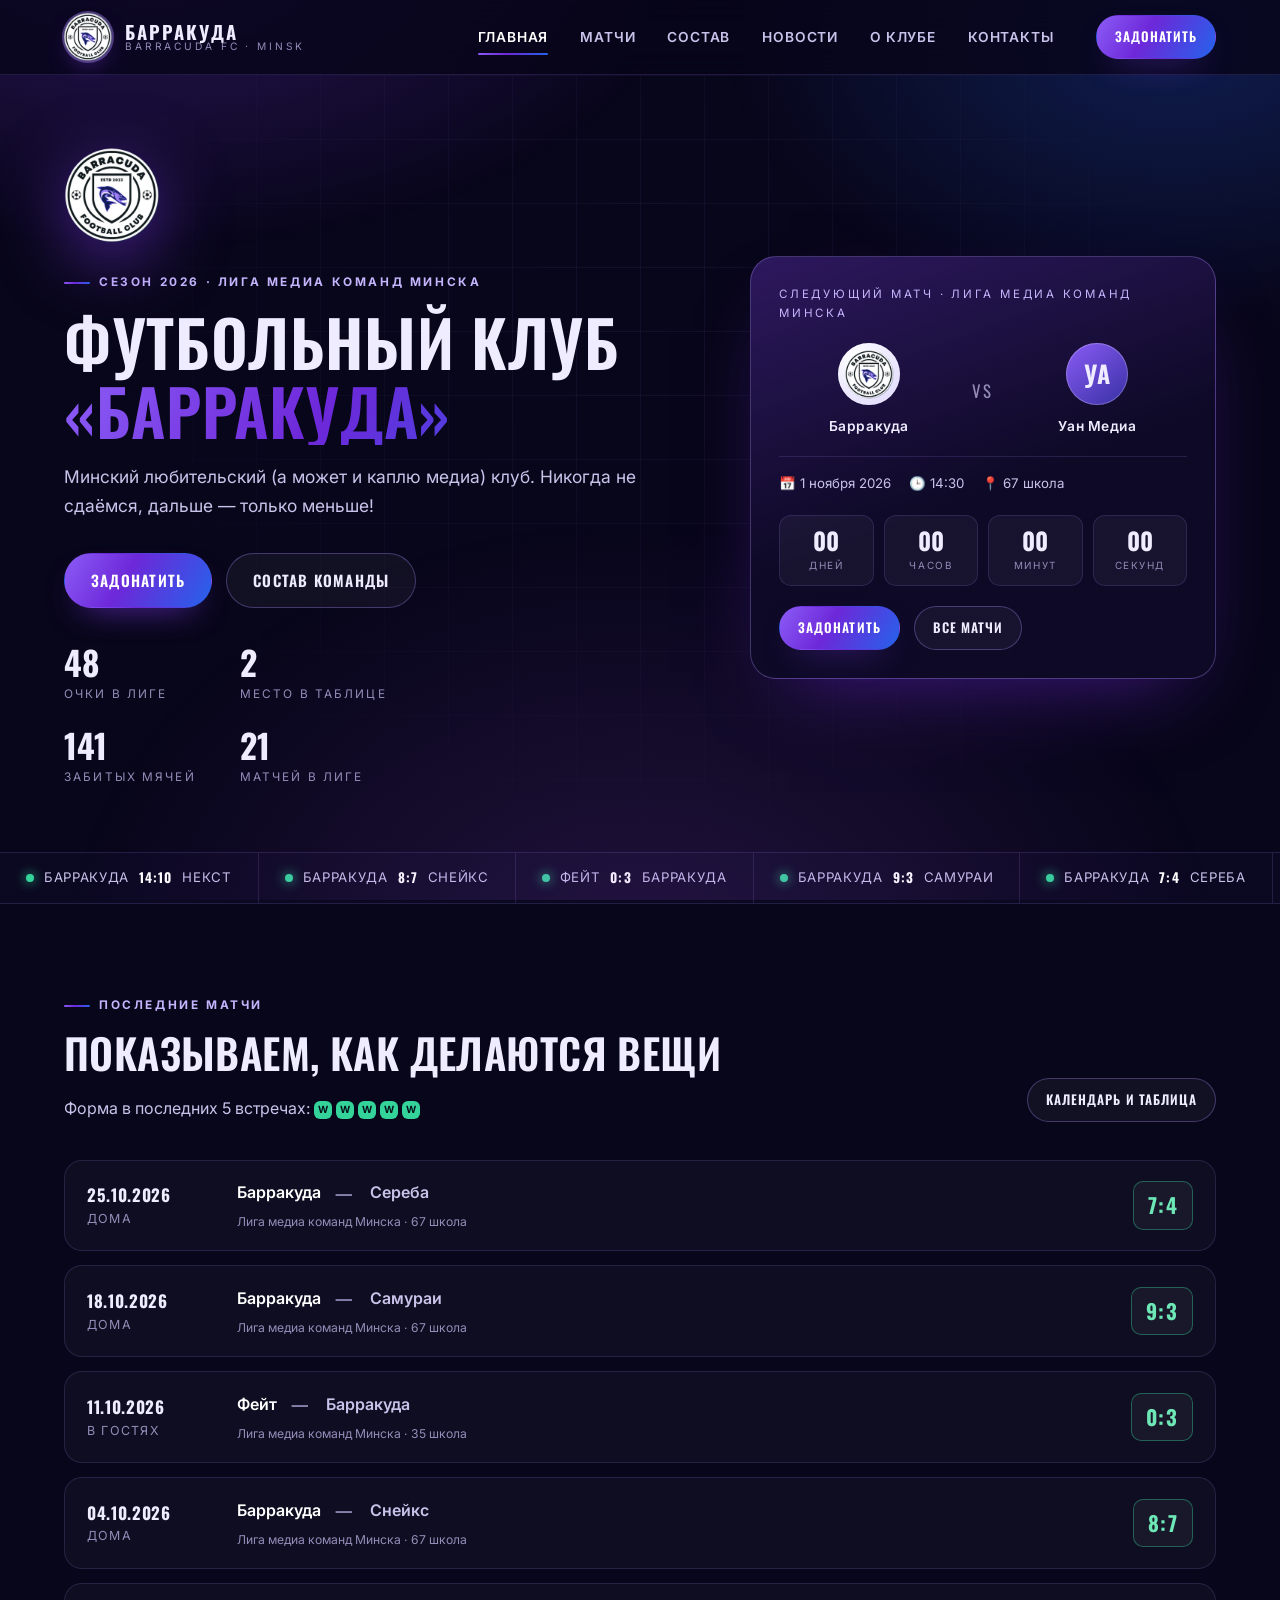
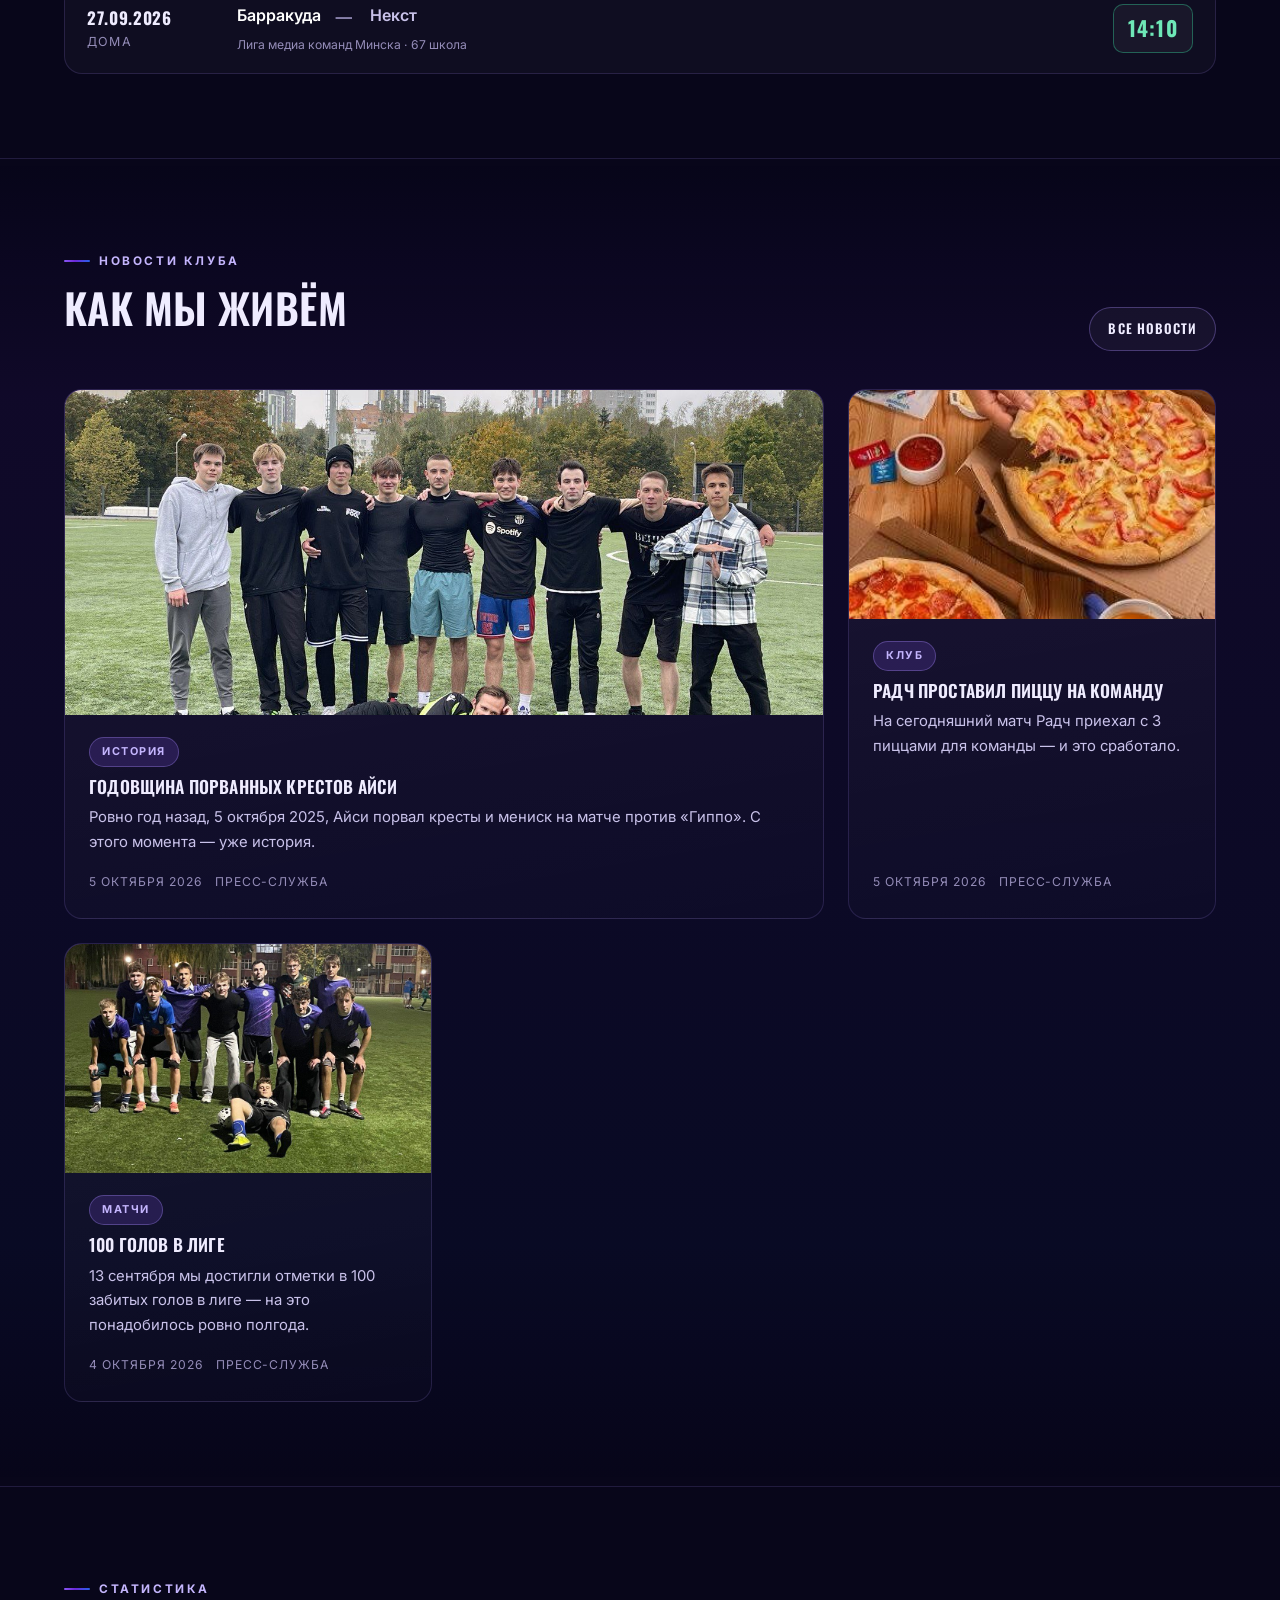
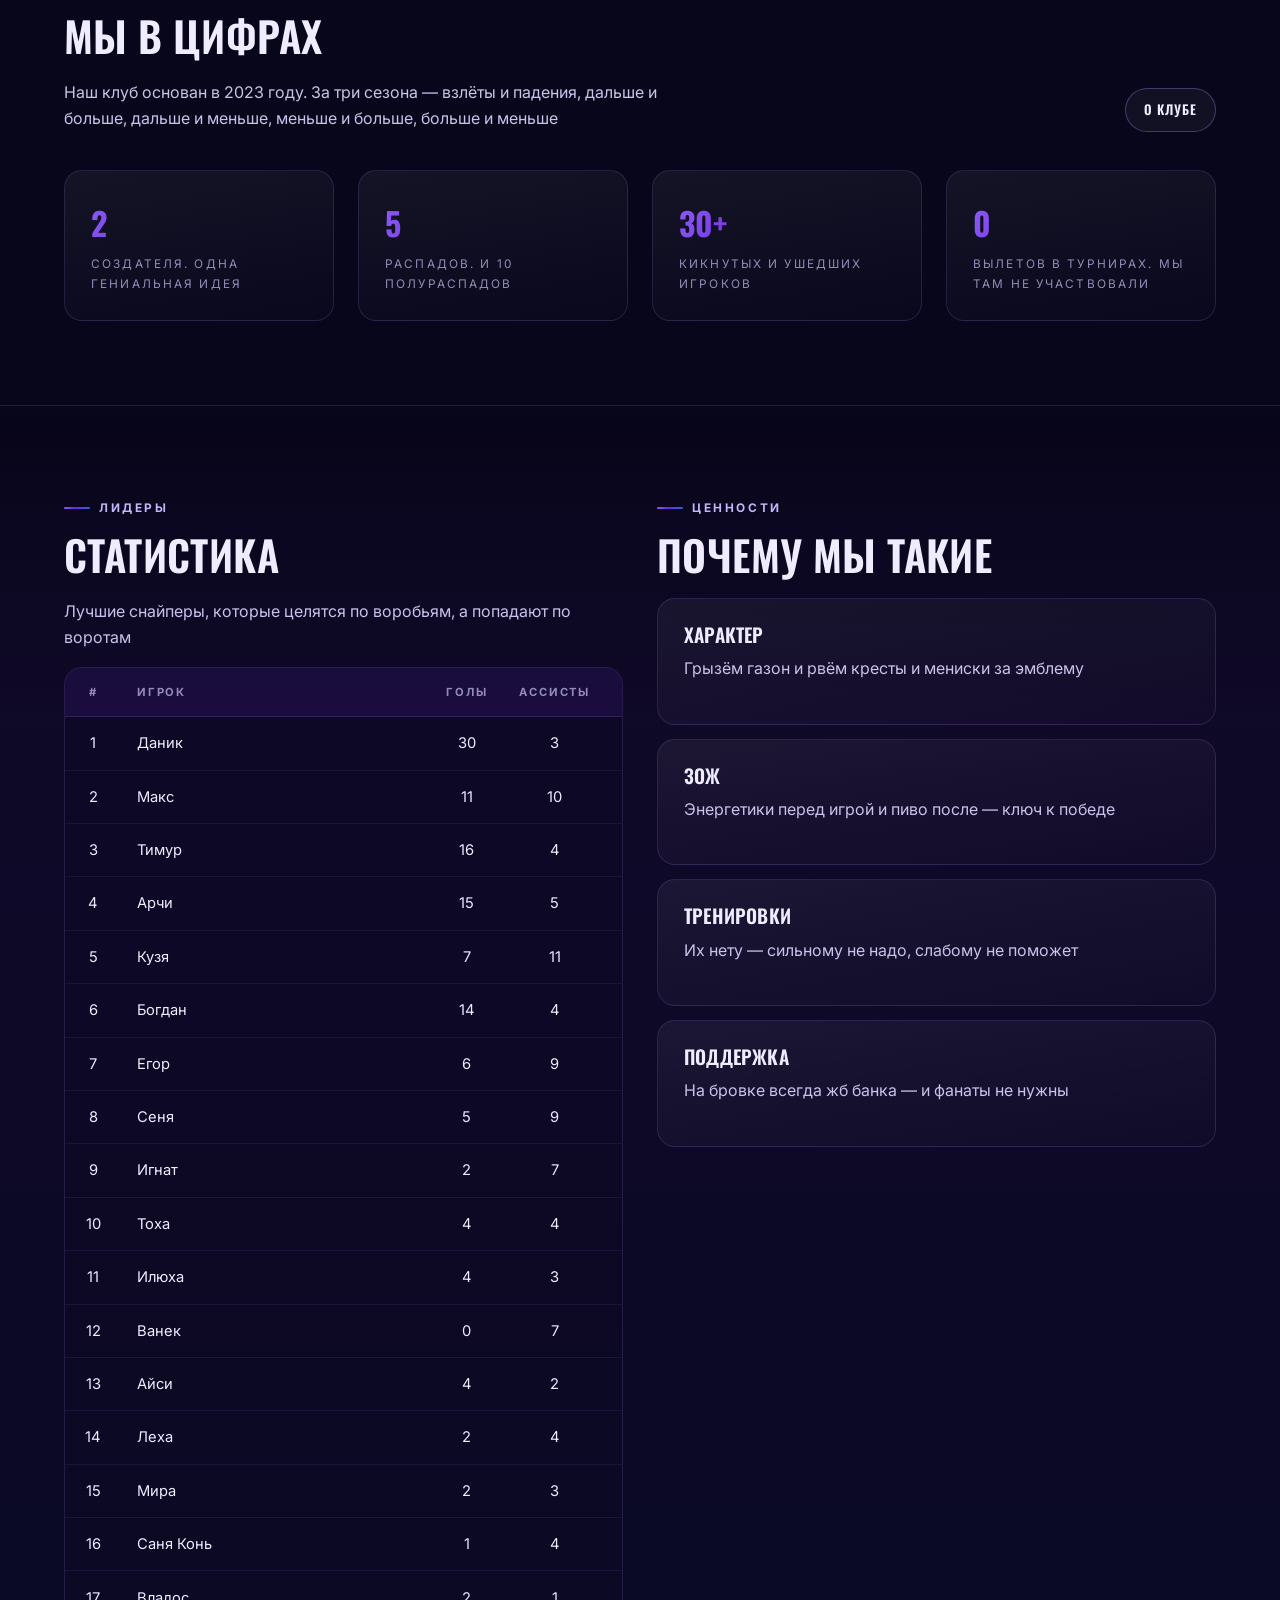
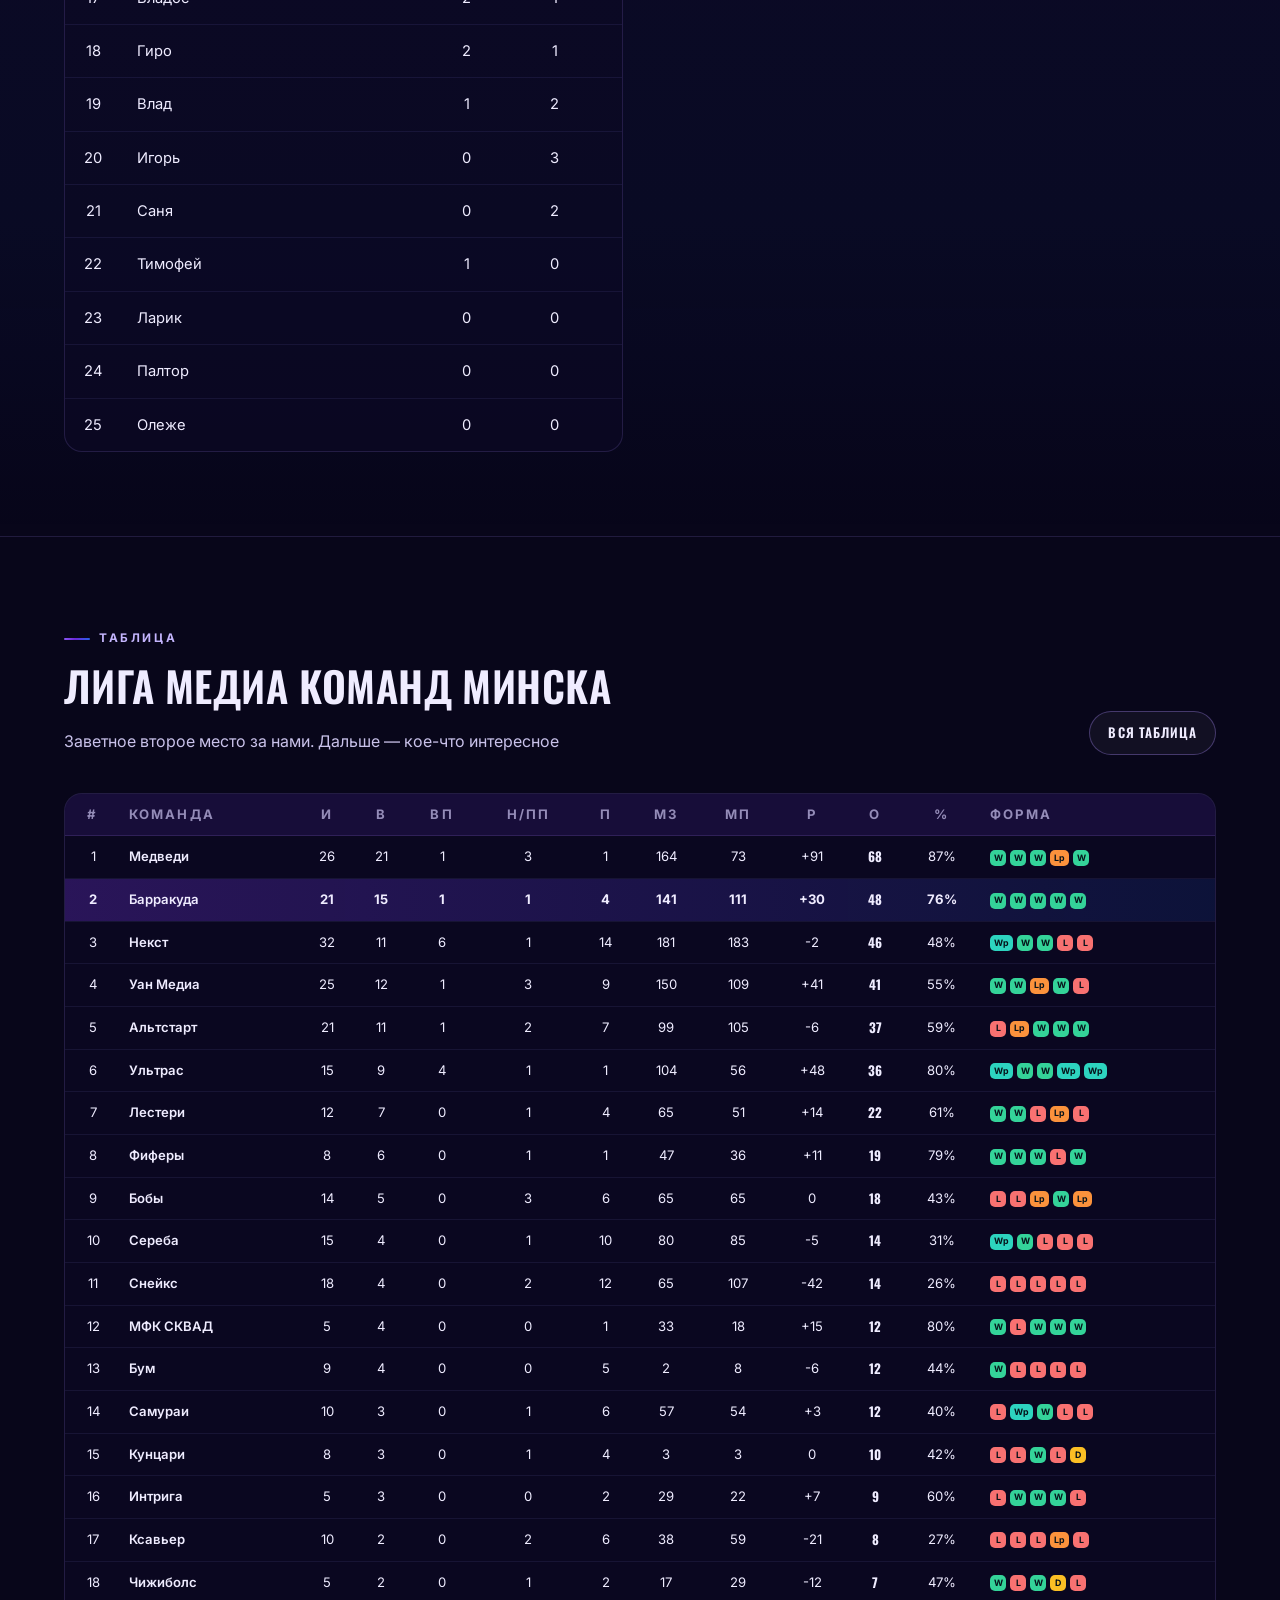
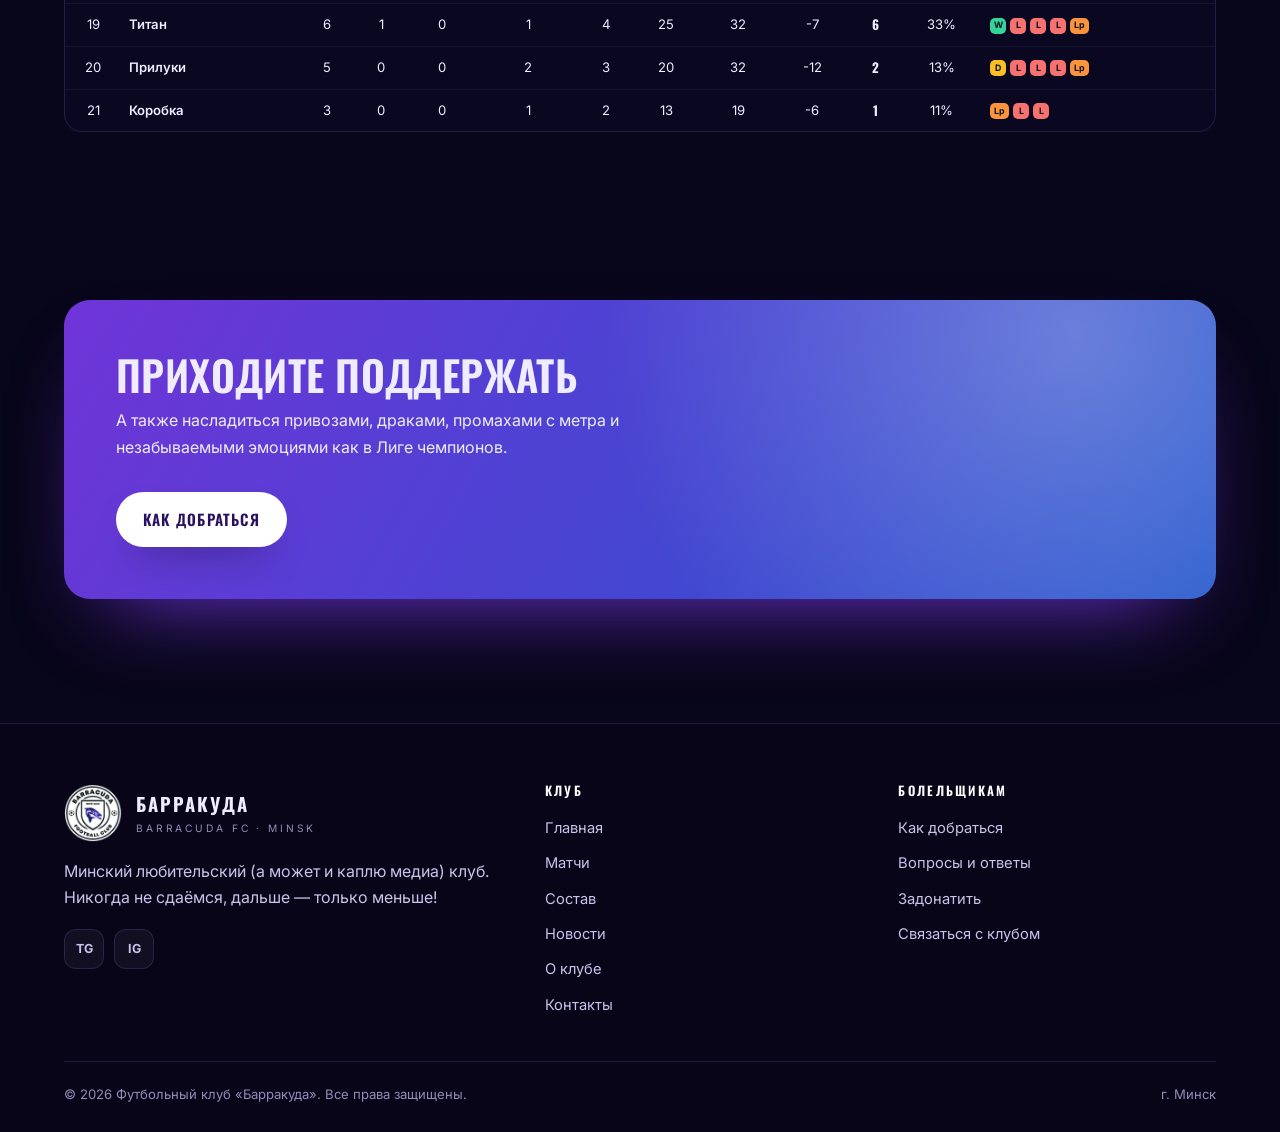
<file: barracuda-fc/index.html>
<!DOCTYPE html>
<html lang="ru">
<head>
<meta charset="utf-8">
<script>document.documentElement.classList.add("js");</script>
<meta name="viewport" content="width=device-width, initial-scale=1">
<title>ФК «Барракуда» — официальный сайт команды</title>
<meta name="description" content="Официальный сайт ФК «Барракуда»: состав, календарь и результаты матчей, таблица Лига медиа команд Минска, новости и статистика.">
<meta name="theme-color" content="#08061a">
<meta property="og:type" content="website">
<meta property="og:site_name" content="Футбольный клуб «Барракуда»">
<meta property="og:title" content="ФК «Барракуда» — официальный сайт команды">
<meta property="og:description" content="Официальный сайт ФК «Барракуда»: состав, календарь и результаты матчей, таблица Лига медиа команд Минска, новости и статистика.">
<meta property="og:image" content="assets/logo.png">
<link rel="icon" href="assets/favicon.png" sizes="any">
<link rel="apple-touch-icon" href="assets/apple-touch-icon.png">
<link rel="preconnect" href="https://fonts.googleapis.com">
<link rel="preconnect" href="https://fonts.gstatic.com" crossorigin>
<link href="https://fonts.googleapis.com/css2?family=Inter:wght@400;500;600;700&family=Oswald:wght@400;500;600;700&display=swap" rel="stylesheet">
<link rel="stylesheet" href="css/style.css?v=dd5f92a3">
<script type="application/ld+json">
{
  "@context": "https://schema.org",
  "@type": "SportsTeam",
  "name": "ФК Барракуда",
  "alternateName": "Barracuda FC",
  "sport": "Футбол",
  "foundingDate": "2023",
  "logo": "assets/logo.png",
  "location": { "@type": "Place", "name": "67 школа", "address": "г. Минск, улица И.Я. Алибегова, 5А" }
}
</script>
</head>
<body>
<header class="site-header">
  <div class="container header-inner">
    <a class="brand" href="index.html">
      <span class="brand-mark"><img src="assets/logo.png" alt="Эмблема ФК «Барракуда»"></span>
      <span class="brand-text">
        <span class="brand-name">Барракуда</span>
        <span class="brand-tag">Barracuda FC · Minsk</span>
      </span>
    </a>
    <nav class="nav">
        <a href="index.html" class="active">Главная</a>
        <a href="matches.html" class="">Матчи</a>
        <a href="squad.html" class="">Состав</a>
        <a href="news.html" class="">Новости</a>
        <a href="club.html" class="">О клубе</a>
        <a href="contacts.html" class="">Контакты</a>
    </nav>
    <div class="header-actions">
      <a class="btn btn--sm" href="donate.html">Задонатить</a>
      <button class="burger" type="button" data-burger aria-label="Меню" aria-expanded="false"><span></span></button>
    </div>
  </div>
  <nav class="mobile-nav" data-mobile-nav>
      <a href="index.html">Главная</a>
      <a href="matches.html">Матчи</a>
      <a href="squad.html">Состав</a>
      <a href="news.html">Новости</a>
      <a href="club.html">О клубе</a>
      <a href="contacts.html">Контакты</a>
    <a class="btn" href="donate.html">Задонатить</a>
  </nav>
</header>
<section class="hero">
  <div class="container hero-grid">
    <div>
      <img class="hero-crest reveal" src="assets/logo.png" alt="Эмблема ФК «Барракуда»">
      <div class="eyebrow">Сезон 2026 · Лига медиа команд Минска</div>
      <h1>Футбольный клуб<span>«Барракуда»</span></h1>
      <p class="lead">Минский любительский (а может и каплю медиа) клуб. Никогда не сдаёмся, дальше — только меньше!</p>
      <div class="btn-row mt-32">
        <a class="btn" href="donate.html">Задонатить</a>
        <a class="btn btn--ghost" href="squad.html">Состав команды</a>
      </div>
      <div class="hero-stats">
        <div><div class="stat-num">48</div><div class="stat-label">Очки в лиге</div></div>
        <div><div class="stat-num">2</div><div class="stat-label">Место в таблице</div></div>
        <div><div class="stat-num">141</div><div class="stat-label">Забитых мячей</div></div>
        <div><div class="stat-num">21</div><div class="stat-label">Матчей в лиге</div></div>
      </div>
    </div>
      <div class="match-card reveal">
        <div class="match-card__label">Следующий матч · Лига медиа команд Минска</div>
        <div class="match-teams">
          <div class="team">
            <span class="team-badge team-badge--light"><img src="assets/logo.png" alt="Барракуда"></span>
            <span class="team-name">Барракуда</span>
          </div>
          <span class="vs">VS</span>
          <div class="team">
            <span class="team-badge" style="background:linear-gradient(140deg,#8b5cf6,#3730a3)">УА</span>
            <span class="team-name">Уан Медиа</span>
          </div>
        </div>
        <div class="match-meta">
          <span>📅 1 ноября 2026</span>
          <span>🕒 14:30</span>
          <span>📍 67 школа</span>
        </div>
        <div class="countdown" data-countdown="2026-11-01T14:30">
          <div class="cd-item"><div class="cd-num" data-cd="d">00</div><div class="cd-label">дней</div></div>
          <div class="cd-item"><div class="cd-num" data-cd="h">00</div><div class="cd-label">часов</div></div>
          <div class="cd-item"><div class="cd-num" data-cd="m">00</div><div class="cd-label">минут</div></div>
          <div class="cd-item"><div class="cd-num" data-cd="s">00</div><div class="cd-label">секунд</div></div>
        </div>
        <div class="btn-row" style="margin-top:20px">
          <a class="btn btn--sm" href="donate.html">Задонатить</a>
          <a class="btn btn--sm btn--ghost" href="matches.html">Все матчи</a>
        </div>
      </div>
  </div>
</section>

<div class="ticker">
  <div class="ticker-track" data-ticker>
        <div class="ticker-item ticker-item--win"><span class="dot"></span>Барракуда <b>14:10</b> Некст</div>
        <div class="ticker-item ticker-item--win"><span class="dot"></span>Барракуда <b>8:7</b> Снейкс</div>
        <div class="ticker-item ticker-item--win"><span class="dot"></span>Фейт <b>0:3</b> Барракуда</div>
        <div class="ticker-item ticker-item--win"><span class="dot"></span>Барракуда <b>9:3</b> Самураи</div>
        <div class="ticker-item ticker-item--win"><span class="dot"></span>Барракуда <b>7:4</b> Сереба</div>
        <div class="ticker-item"><span class="dot"></span>Следующий матч: Барракуда — Уан Медиа · 1 ноября 2026 · 14:30</div>
  </div>
</div>

<section class="section">
  <div class="container">
    <div class="section-head">
      <div>
        <div class="eyebrow">Последние матчи</div>
        <h2>Показываем, как делаются вещи</h2>
        <p>Форма в последних 5 встречах: <span class="form-dots"><span class="form-dot w" title="победа">W</span><span class="form-dot w" title="победа">W</span><span class="form-dot w" title="победа">W</span><span class="form-dot w" title="победа">W</span><span class="form-dot w" title="победа">W</span></span></p>
      </div>
      <a class="btn btn--ghost btn--sm" href="matches.html">Календарь и таблица</a>
    </div>
    <div class="fixtures">
        <div class="fixture reveal">
          <div class="fixture-date"><b>25.10.2026</b>Дома</div>
          <div>
            <div class="fixture-teams">
              <span class="home">Барракуда</span>
              <span class="vs">—</span>
              <span class="away">Сереба</span>
            </div>
            <div class="fixture-venue" style="margin-top:6px">Лига медиа команд Минска · 67 школа</div>
          </div>
          <div class="fixture-score w">7:4</div>
        </div>
        <div class="fixture reveal">
          <div class="fixture-date"><b>18.10.2026</b>Дома</div>
          <div>
            <div class="fixture-teams">
              <span class="home">Барракуда</span>
              <span class="vs">—</span>
              <span class="away">Самураи</span>
            </div>
            <div class="fixture-venue" style="margin-top:6px">Лига медиа команд Минска · 67 школа</div>
          </div>
          <div class="fixture-score w">9:3</div>
        </div>
        <div class="fixture reveal">
          <div class="fixture-date"><b>11.10.2026</b>В гостях</div>
          <div>
            <div class="fixture-teams">
              <span class="home">Фейт</span>
              <span class="vs">—</span>
              <span class="away">Барракуда</span>
            </div>
            <div class="fixture-venue" style="margin-top:6px">Лига медиа команд Минска · 35 школа</div>
          </div>
          <div class="fixture-score w">0:3</div>
        </div>
        <div class="fixture reveal">
          <div class="fixture-date"><b>04.10.2026</b>Дома</div>
          <div>
            <div class="fixture-teams">
              <span class="home">Барракуда</span>
              <span class="vs">—</span>
              <span class="away">Снейкс</span>
            </div>
            <div class="fixture-venue" style="margin-top:6px">Лига медиа команд Минска · 67 школа</div>
          </div>
          <div class="fixture-score w">8:7</div>
        </div>
        <div class="fixture reveal">
          <div class="fixture-date"><b>27.09.2026</b>Дома</div>
          <div>
            <div class="fixture-teams">
              <span class="home">Барракуда</span>
              <span class="vs">—</span>
              <span class="away">Некст</span>
            </div>
            <div class="fixture-venue" style="margin-top:6px">Лига медиа команд Минска · 67 школа</div>
          </div>
          <div class="fixture-score w">14:10</div>
        </div>
    </div>
  </div>
</section>

<section class="section section--soft">
  <div class="container">
    <div class="section-head">
      <div>
        <div class="eyebrow">Новости клуба</div>
        <h2>Как мы живём</h2>
      </div>
      <a class="btn btn--ghost btn--sm" href="news.html">Все новости</a>
    </div>
    <div class="grid grid-3">
        <a class="card news-card reveal news-card--wide" href="news/godovshchina-porvannyh-krestov.html" data-cat="История">
          <div class="news-media"><img src="assets/news/ic3y.jpg" alt="Годовщина порванных крестов Айси" loading="lazy"></div>
          <div class="news-body">
            <span class="tag">История</span>
            <h3>Годовщина порванных крестов Айси</h3>
            <p>Ровно год назад, 5 октября 2025, Айси порвал кресты и мениск на матче против «Гиппо». С этого момента — уже история.</p>
            <div class="news-meta"><span>5 октября 2026</span><span>Пресс-служба</span></div>
          </div>
        </a>
        <a class="card news-card reveal" href="news/radch-prostavil-piccu.html" data-cat="Клуб">
          <div class="news-media"><img src="assets/news/pizza.jpg" alt="Радч проставил пиццу на команду" loading="lazy"></div>
          <div class="news-body">
            <span class="tag">Клуб</span>
            <h3>Радч проставил пиццу на команду</h3>
            <p>На сегодняшний матч Радч приехал с 3 пиццами для команды — и это сработало.</p>
            <div class="news-meta"><span>5 октября 2026</span><span>Пресс-служба</span></div>
          </div>
        </a>
        <a class="card news-card reveal" href="news/100-golov-v-lige.html" data-cat="Матчи">
          <div class="news-media"><img src="assets/news/100.jpg" alt="100 голов в лиге" loading="lazy"></div>
          <div class="news-body">
            <span class="tag">Матчи</span>
            <h3>100 голов в лиге</h3>
            <p>13 сентября мы достигли отметки в 100 забитых голов в лиге — на это понадобилось ровно полгода.</p>
            <div class="news-meta"><span>4 октября 2026</span><span>Пресс-служба</span></div>
          </div>
        </a>
    </div>
  </div>
</section>

<section class="section">
  <div class="container">
    <div class="section-head">
      <div>
        <div class="eyebrow">Статистика</div>
        <h2>Мы в цифрах</h2>
        <p>Наш клуб основан в 2023 году. За три сезона — взлёты и падения, дальше и больше, дальше и меньше, меньше и больше, больше и меньше</p>
      </div>
      <a class="btn btn--ghost btn--sm" href="club.html">О клубе</a>
    </div>
    <div class="grid grid-4">
        <div class="card reveal" data-delay="0"><div class="card-num">2</div><div class="stat-label">создателя. Одна гениальная идея</div></div>
        <div class="card reveal" data-delay="70"><div class="card-num">5</div><div class="stat-label">распадов. И 10 полураспадов</div></div>
        <div class="card reveal" data-delay="140"><div class="card-num">30+</div><div class="stat-label">кикнутых и ушедших игроков</div></div>
        <div class="card reveal" data-delay="210"><div class="card-num">0</div><div class="stat-label">вылетов в турнирах. Мы там не участвовали</div></div>
    </div>
  </div>
</section>

<section class="section section--soft">
  <div class="container">
    <div class="grid grid-2" style="align-items:start;gap:34px">
      <div>
        <div class="eyebrow">Лидеры</div>
        <h2>Статистика</h2>
        <p>Лучшие снайперы, которые целятся по воробьям, а попадают по воротам</p>
      <div class="table-wrap">
        <table>
          <thead>
            <tr>
              <th class="num">#</th><th>Игрок</th>
              <th class="num" title="Голы">Голы</th>
              <th class="num" title="Голевые передачи">Ассисты</th>
              <th class="num" title="Голы + ассисты">Всего</th>
            </tr>
          </thead>
          <tbody>
          <tr>
            <td class="num">1</td>
            <td>Даник</td>
            <td class="num">30</td>
            <td class="num">3</td>
            <td class="num pts">33</td>
          </tr>
          <tr>
            <td class="num">2</td>
            <td>Макс</td>
            <td class="num">11</td>
            <td class="num">10</td>
            <td class="num pts">21</td>
          </tr>
          <tr>
            <td class="num">3</td>
            <td>Тимур</td>
            <td class="num">16</td>
            <td class="num">4</td>
            <td class="num pts">20</td>
          </tr>
          <tr>
            <td class="num">4</td>
            <td>Арчи</td>
            <td class="num">15</td>
            <td class="num">5</td>
            <td class="num pts">20</td>
          </tr>
          <tr>
            <td class="num">5</td>
            <td>Кузя</td>
            <td class="num">7</td>
            <td class="num">11</td>
            <td class="num pts">18</td>
          </tr>
          <tr>
            <td class="num">6</td>
            <td>Богдан</td>
            <td class="num">14</td>
            <td class="num">4</td>
            <td class="num pts">18</td>
          </tr>
          <tr>
            <td class="num">7</td>
            <td>Егор</td>
            <td class="num">6</td>
            <td class="num">9</td>
            <td class="num pts">15</td>
          </tr>
          <tr>
            <td class="num">8</td>
            <td>Сеня</td>
            <td class="num">5</td>
            <td class="num">9</td>
            <td class="num pts">14</td>
          </tr>
          <tr>
            <td class="num">9</td>
            <td>Игнат</td>
            <td class="num">2</td>
            <td class="num">7</td>
            <td class="num pts">9</td>
          </tr>
          <tr>
            <td class="num">10</td>
            <td>Тоха</td>
            <td class="num">4</td>
            <td class="num">4</td>
            <td class="num pts">8</td>
          </tr>
          <tr>
            <td class="num">11</td>
            <td>Илюха</td>
            <td class="num">4</td>
            <td class="num">3</td>
            <td class="num pts">7</td>
          </tr>
          <tr>
            <td class="num">12</td>
            <td>Ванек</td>
            <td class="num">0</td>
            <td class="num">7</td>
            <td class="num pts">7</td>
          </tr>
          <tr>
            <td class="num">13</td>
            <td>Айси</td>
            <td class="num">4</td>
            <td class="num">2</td>
            <td class="num pts">6</td>
          </tr>
          <tr>
            <td class="num">14</td>
            <td>Леха</td>
            <td class="num">2</td>
            <td class="num">4</td>
            <td class="num pts">6</td>
          </tr>
          <tr>
            <td class="num">15</td>
            <td>Мира</td>
            <td class="num">2</td>
            <td class="num">3</td>
            <td class="num pts">5</td>
          </tr>
          <tr>
            <td class="num">16</td>
            <td>Саня Конь</td>
            <td class="num">1</td>
            <td class="num">4</td>
            <td class="num pts">5</td>
          </tr>
          <tr>
            <td class="num">17</td>
            <td>Владос</td>
            <td class="num">2</td>
            <td class="num">1</td>
            <td class="num pts">3</td>
          </tr>
          <tr>
            <td class="num">18</td>
            <td>Гиро</td>
            <td class="num">2</td>
            <td class="num">1</td>
            <td class="num pts">3</td>
          </tr>
          <tr>
            <td class="num">19</td>
            <td>Влад</td>
            <td class="num">1</td>
            <td class="num">2</td>
            <td class="num pts">3</td>
          </tr>
          <tr>
            <td class="num">20</td>
            <td>Игорь</td>
            <td class="num">0</td>
            <td class="num">3</td>
            <td class="num pts">3</td>
          </tr>
          <tr>
            <td class="num">21</td>
            <td>Саня</td>
            <td class="num">0</td>
            <td class="num">2</td>
            <td class="num pts">2</td>
          </tr>
          <tr>
            <td class="num">22</td>
            <td>Тимофей</td>
            <td class="num">1</td>
            <td class="num">0</td>
            <td class="num pts">1</td>
          </tr>
          <tr>
            <td class="num">23</td>
            <td>Ларик</td>
            <td class="num">0</td>
            <td class="num">0</td>
            <td class="num pts">0</td>
          </tr>
          <tr>
            <td class="num">24</td>
            <td>Палтор</td>
            <td class="num">0</td>
            <td class="num">0</td>
            <td class="num pts">0</td>
          </tr>
          <tr>
            <td class="num">25</td>
            <td>Олеже</td>
            <td class="num">0</td>
            <td class="num">0</td>
            <td class="num pts">0</td>
          </tr>
          </tbody>
        </table>
      </div>
      </div>
      <div>
        <div class="eyebrow">Ценности</div>
        <h2>Почему мы такие</h2>
        <div class="grid" style="gap:14px">
        <div class="card reveal" data-delay="0"><h3>Характер</h3><p>Грызём газон и рвём кресты и мениски за эмблему</p></div>
        <div class="card reveal" data-delay="80"><h3>ЗОЖ</h3><p>Энергетики перед игрой и пиво после — ключ к победе</p></div>
        <div class="card reveal" data-delay="160"><h3>Тренировки</h3><p>Их нету — сильному не надо, слабому не поможет</p></div>
        <div class="card reveal" data-delay="240"><h3>Поддержка</h3><p>На бровке всегда жб банка — и фанаты не нужны</p></div>
        </div>
      </div>
    </div>
  </div>
</section>

<section class="section">
  <div class="container">
    <div class="section-head">
      <div>
        <div class="eyebrow">Таблица</div>
        <h2>Лига медиа команд Минска</h2>
        <p>Заветное второе место за нами. Дальше — кое-что интересное</p>
      </div>
      <a class="btn btn--ghost btn--sm" href="matches.html#table">Вся таблица</a>
    </div>
      <div class="table-wrap">
        <table class="league-table">
          <thead>
            <tr>
              <th class="num">#</th>
              <th>Команда</th>
              <th class="num" title="Матчи">И</th>
              <th class="num" title="Победы в основное время">В</th>
              <th class="num" title="Победы по пенальти">Вп</th>
              <th class="num" title="Ничьи/поражения по пенальти">Н/Пп</th>
              <th class="num" title="Поражения">П</th>
              <th class="num" title="Забитые мячи">МЗ</th>
              <th class="num" title="Пропущенные мячи">МП</th>
              <th class="num" title="Разница мячей">Р</th>
              <th class="num" title="Очки">О</th>
              <th class="num" title="Процент набранных очков">%</th>
              <th>Форма</th>
            </tr>
          </thead>
          <tbody>
          <tr>
            <td class="num">1</td>
            <td class="team-cell">Медведи</td>
            <td class="num">26</td>
            <td class="num">21</td>
            <td class="num">1</td>
            <td class="num">3</td>
            <td class="num">1</td>
            <td class="num">164</td>
            <td class="num">73</td>
            <td class="num">+91</td>
            <td class="num pts">68</td>
            <td class="num">87%</td>
            <td><span class="form-dots form-dots--sm"><span class="form-dot w" title="победа">W</span><span class="form-dot w" title="победа">W</span><span class="form-dot w" title="победа">W</span><span class="form-dot lp" title="поражение по пенальти">Lp</span><span class="form-dot w" title="победа">W</span></span></td>
          </tr>
          <tr class="is-club">
            <td class="num">2</td>
            <td class="team-cell">Барракуда</td>
            <td class="num">21</td>
            <td class="num">15</td>
            <td class="num">1</td>
            <td class="num">1</td>
            <td class="num">4</td>
            <td class="num">141</td>
            <td class="num">111</td>
            <td class="num">+30</td>
            <td class="num pts">48</td>
            <td class="num">76%</td>
            <td><span class="form-dots form-dots--sm"><span class="form-dot w" title="победа">W</span><span class="form-dot w" title="победа">W</span><span class="form-dot w" title="победа">W</span><span class="form-dot w" title="победа">W</span><span class="form-dot w" title="победа">W</span></span></td>
          </tr>
          <tr>
            <td class="num">3</td>
            <td class="team-cell">Некст</td>
            <td class="num">32</td>
            <td class="num">11</td>
            <td class="num">6</td>
            <td class="num">1</td>
            <td class="num">14</td>
            <td class="num">181</td>
            <td class="num">183</td>
            <td class="num">-2</td>
            <td class="num pts">46</td>
            <td class="num">48%</td>
            <td><span class="form-dots form-dots--sm"><span class="form-dot wp" title="победа по пенальти">Wp</span><span class="form-dot w" title="победа">W</span><span class="form-dot w" title="победа">W</span><span class="form-dot l" title="поражение">L</span><span class="form-dot l" title="поражение">L</span></span></td>
          </tr>
          <tr>
            <td class="num">4</td>
            <td class="team-cell">Уан Медиа</td>
            <td class="num">25</td>
            <td class="num">12</td>
            <td class="num">1</td>
            <td class="num">3</td>
            <td class="num">9</td>
            <td class="num">150</td>
            <td class="num">109</td>
            <td class="num">+41</td>
            <td class="num pts">41</td>
            <td class="num">55%</td>
            <td><span class="form-dots form-dots--sm"><span class="form-dot w" title="победа">W</span><span class="form-dot w" title="победа">W</span><span class="form-dot lp" title="поражение по пенальти">Lp</span><span class="form-dot w" title="победа">W</span><span class="form-dot l" title="поражение">L</span></span></td>
          </tr>
          <tr>
            <td class="num">5</td>
            <td class="team-cell">Альтстарт</td>
            <td class="num">21</td>
            <td class="num">11</td>
            <td class="num">1</td>
            <td class="num">2</td>
            <td class="num">7</td>
            <td class="num">99</td>
            <td class="num">105</td>
            <td class="num">-6</td>
            <td class="num pts">37</td>
            <td class="num">59%</td>
            <td><span class="form-dots form-dots--sm"><span class="form-dot l" title="поражение">L</span><span class="form-dot lp" title="поражение по пенальти">Lp</span><span class="form-dot w" title="победа">W</span><span class="form-dot w" title="победа">W</span><span class="form-dot w" title="победа">W</span></span></td>
          </tr>
          <tr>
            <td class="num">6</td>
            <td class="team-cell">Ультрас</td>
            <td class="num">15</td>
            <td class="num">9</td>
            <td class="num">4</td>
            <td class="num">1</td>
            <td class="num">1</td>
            <td class="num">104</td>
            <td class="num">56</td>
            <td class="num">+48</td>
            <td class="num pts">36</td>
            <td class="num">80%</td>
            <td><span class="form-dots form-dots--sm"><span class="form-dot wp" title="победа по пенальти">Wp</span><span class="form-dot w" title="победа">W</span><span class="form-dot w" title="победа">W</span><span class="form-dot wp" title="победа по пенальти">Wp</span><span class="form-dot wp" title="победа по пенальти">Wp</span></span></td>
          </tr>
          <tr>
            <td class="num">7</td>
            <td class="team-cell">Лестери</td>
            <td class="num">12</td>
            <td class="num">7</td>
            <td class="num">0</td>
            <td class="num">1</td>
            <td class="num">4</td>
            <td class="num">65</td>
            <td class="num">51</td>
            <td class="num">+14</td>
            <td class="num pts">22</td>
            <td class="num">61%</td>
            <td><span class="form-dots form-dots--sm"><span class="form-dot w" title="победа">W</span><span class="form-dot w" title="победа">W</span><span class="form-dot l" title="поражение">L</span><span class="form-dot lp" title="поражение по пенальти">Lp</span><span class="form-dot l" title="поражение">L</span></span></td>
          </tr>
          <tr>
            <td class="num">8</td>
            <td class="team-cell">Фиферы</td>
            <td class="num">8</td>
            <td class="num">6</td>
            <td class="num">0</td>
            <td class="num">1</td>
            <td class="num">1</td>
            <td class="num">47</td>
            <td class="num">36</td>
            <td class="num">+11</td>
            <td class="num pts">19</td>
            <td class="num">79%</td>
            <td><span class="form-dots form-dots--sm"><span class="form-dot w" title="победа">W</span><span class="form-dot w" title="победа">W</span><span class="form-dot w" title="победа">W</span><span class="form-dot l" title="поражение">L</span><span class="form-dot w" title="победа">W</span></span></td>
          </tr>
          <tr>
            <td class="num">9</td>
            <td class="team-cell">Бобы</td>
            <td class="num">14</td>
            <td class="num">5</td>
            <td class="num">0</td>
            <td class="num">3</td>
            <td class="num">6</td>
            <td class="num">65</td>
            <td class="num">65</td>
            <td class="num">0</td>
            <td class="num pts">18</td>
            <td class="num">43%</td>
            <td><span class="form-dots form-dots--sm"><span class="form-dot l" title="поражение">L</span><span class="form-dot l" title="поражение">L</span><span class="form-dot lp" title="поражение по пенальти">Lp</span><span class="form-dot w" title="победа">W</span><span class="form-dot lp" title="поражение по пенальти">Lp</span></span></td>
          </tr>
          <tr>
            <td class="num">10</td>
            <td class="team-cell">Сереба</td>
            <td class="num">15</td>
            <td class="num">4</td>
            <td class="num">0</td>
            <td class="num">1</td>
            <td class="num">10</td>
            <td class="num">80</td>
            <td class="num">85</td>
            <td class="num">-5</td>
            <td class="num pts">14</td>
            <td class="num">31%</td>
            <td><span class="form-dots form-dots--sm"><span class="form-dot wp" title="победа по пенальти">Wp</span><span class="form-dot w" title="победа">W</span><span class="form-dot l" title="поражение">L</span><span class="form-dot l" title="поражение">L</span><span class="form-dot l" title="поражение">L</span></span></td>
          </tr>
          <tr>
            <td class="num">11</td>
            <td class="team-cell">Снейкс</td>
            <td class="num">18</td>
            <td class="num">4</td>
            <td class="num">0</td>
            <td class="num">2</td>
            <td class="num">12</td>
            <td class="num">65</td>
            <td class="num">107</td>
            <td class="num">-42</td>
            <td class="num pts">14</td>
            <td class="num">26%</td>
            <td><span class="form-dots form-dots--sm"><span class="form-dot l" title="поражение">L</span><span class="form-dot l" title="поражение">L</span><span class="form-dot l" title="поражение">L</span><span class="form-dot l" title="поражение">L</span><span class="form-dot l" title="поражение">L</span></span></td>
          </tr>
          <tr>
            <td class="num">12</td>
            <td class="team-cell">МФК СКВАД</td>
            <td class="num">5</td>
            <td class="num">4</td>
            <td class="num">0</td>
            <td class="num">0</td>
            <td class="num">1</td>
            <td class="num">33</td>
            <td class="num">18</td>
            <td class="num">+15</td>
            <td class="num pts">12</td>
            <td class="num">80%</td>
            <td><span class="form-dots form-dots--sm"><span class="form-dot w" title="победа">W</span><span class="form-dot l" title="поражение">L</span><span class="form-dot w" title="победа">W</span><span class="form-dot w" title="победа">W</span><span class="form-dot w" title="победа">W</span></span></td>
          </tr>
          <tr>
            <td class="num">13</td>
            <td class="team-cell">Бум</td>
            <td class="num">9</td>
            <td class="num">4</td>
            <td class="num">0</td>
            <td class="num">0</td>
            <td class="num">5</td>
            <td class="num">2</td>
            <td class="num">8</td>
            <td class="num">-6</td>
            <td class="num pts">12</td>
            <td class="num">44%</td>
            <td><span class="form-dots form-dots--sm"><span class="form-dot w" title="победа">W</span><span class="form-dot l" title="поражение">L</span><span class="form-dot l" title="поражение">L</span><span class="form-dot l" title="поражение">L</span><span class="form-dot l" title="поражение">L</span></span></td>
          </tr>
          <tr>
            <td class="num">14</td>
            <td class="team-cell">Самураи</td>
            <td class="num">10</td>
            <td class="num">3</td>
            <td class="num">0</td>
            <td class="num">1</td>
            <td class="num">6</td>
            <td class="num">57</td>
            <td class="num">54</td>
            <td class="num">+3</td>
            <td class="num pts">12</td>
            <td class="num">40%</td>
            <td><span class="form-dots form-dots--sm"><span class="form-dot l" title="поражение">L</span><span class="form-dot wp" title="победа по пенальти">Wp</span><span class="form-dot w" title="победа">W</span><span class="form-dot l" title="поражение">L</span><span class="form-dot l" title="поражение">L</span></span></td>
          </tr>
          <tr>
            <td class="num">15</td>
            <td class="team-cell">Кунцари</td>
            <td class="num">8</td>
            <td class="num">3</td>
            <td class="num">0</td>
            <td class="num">1</td>
            <td class="num">4</td>
            <td class="num">3</td>
            <td class="num">3</td>
            <td class="num">0</td>
            <td class="num pts">10</td>
            <td class="num">42%</td>
            <td><span class="form-dots form-dots--sm"><span class="form-dot l" title="поражение">L</span><span class="form-dot l" title="поражение">L</span><span class="form-dot w" title="победа">W</span><span class="form-dot l" title="поражение">L</span><span class="form-dot d" title="ничья">D</span></span></td>
          </tr>
          <tr>
            <td class="num">16</td>
            <td class="team-cell">Интрига</td>
            <td class="num">5</td>
            <td class="num">3</td>
            <td class="num">0</td>
            <td class="num">0</td>
            <td class="num">2</td>
            <td class="num">29</td>
            <td class="num">22</td>
            <td class="num">+7</td>
            <td class="num pts">9</td>
            <td class="num">60%</td>
            <td><span class="form-dots form-dots--sm"><span class="form-dot l" title="поражение">L</span><span class="form-dot w" title="победа">W</span><span class="form-dot w" title="победа">W</span><span class="form-dot w" title="победа">W</span><span class="form-dot l" title="поражение">L</span></span></td>
          </tr>
          <tr>
            <td class="num">17</td>
            <td class="team-cell">Ксавьер</td>
            <td class="num">10</td>
            <td class="num">2</td>
            <td class="num">0</td>
            <td class="num">2</td>
            <td class="num">6</td>
            <td class="num">38</td>
            <td class="num">59</td>
            <td class="num">-21</td>
            <td class="num pts">8</td>
            <td class="num">27%</td>
            <td><span class="form-dots form-dots--sm"><span class="form-dot l" title="поражение">L</span><span class="form-dot l" title="поражение">L</span><span class="form-dot l" title="поражение">L</span><span class="form-dot lp" title="поражение по пенальти">Lp</span><span class="form-dot l" title="поражение">L</span></span></td>
          </tr>
          <tr>
            <td class="num">18</td>
            <td class="team-cell">Чижиболс</td>
            <td class="num">5</td>
            <td class="num">2</td>
            <td class="num">0</td>
            <td class="num">1</td>
            <td class="num">2</td>
            <td class="num">17</td>
            <td class="num">29</td>
            <td class="num">-12</td>
            <td class="num pts">7</td>
            <td class="num">47%</td>
            <td><span class="form-dots form-dots--sm"><span class="form-dot w" title="победа">W</span><span class="form-dot l" title="поражение">L</span><span class="form-dot w" title="победа">W</span><span class="form-dot d" title="ничья">D</span><span class="form-dot l" title="поражение">L</span></span></td>
          </tr>
          <tr>
            <td class="num">19</td>
            <td class="team-cell">Титан</td>
            <td class="num">6</td>
            <td class="num">1</td>
            <td class="num">0</td>
            <td class="num">1</td>
            <td class="num">4</td>
            <td class="num">25</td>
            <td class="num">32</td>
            <td class="num">-7</td>
            <td class="num pts">6</td>
            <td class="num">33%</td>
            <td><span class="form-dots form-dots--sm"><span class="form-dot w" title="победа">W</span><span class="form-dot l" title="поражение">L</span><span class="form-dot l" title="поражение">L</span><span class="form-dot l" title="поражение">L</span><span class="form-dot lp" title="поражение по пенальти">Lp</span></span></td>
          </tr>
          <tr>
            <td class="num">20</td>
            <td class="team-cell">Прилуки</td>
            <td class="num">5</td>
            <td class="num">0</td>
            <td class="num">0</td>
            <td class="num">2</td>
            <td class="num">3</td>
            <td class="num">20</td>
            <td class="num">32</td>
            <td class="num">-12</td>
            <td class="num pts">2</td>
            <td class="num">13%</td>
            <td><span class="form-dots form-dots--sm"><span class="form-dot d" title="ничья">D</span><span class="form-dot l" title="поражение">L</span><span class="form-dot l" title="поражение">L</span><span class="form-dot l" title="поражение">L</span><span class="form-dot lp" title="поражение по пенальти">Lp</span></span></td>
          </tr>
          <tr>
            <td class="num">21</td>
            <td class="team-cell">Коробка</td>
            <td class="num">3</td>
            <td class="num">0</td>
            <td class="num">0</td>
            <td class="num">1</td>
            <td class="num">2</td>
            <td class="num">13</td>
            <td class="num">19</td>
            <td class="num">-6</td>
            <td class="num pts">1</td>
            <td class="num">11%</td>
            <td><span class="form-dots form-dots--sm"><span class="form-dot lp" title="поражение по пенальти">Lp</span><span class="form-dot l" title="поражение">L</span><span class="form-dot l" title="поражение">L</span></span></td>
          </tr>
          </tbody>
        </table>
      </div>
  </div>
</section>


<section class="section">
  <div class="container">
    <div class="cta-band reveal">
      <h2>Приходите поддержать</h2>
      <p>А также насладиться привозами, драками, промахами с метра и незабываемыми эмоциями как в Лиге чемпионов.</p>
      <div class="btn-row mt-32">
        <a class="btn" href="club.html#stadium">Как добраться</a>
      </div>
    </div>
  </div>
</section>

<footer class="site-footer">
  <div class="container">
    <div class="footer-grid">
      <div class="footer-col">
        <div class="footer-brand">
          <img src="assets/logo.png" alt="Эмблема ФК «Барракуда»">
          <div>
            <div class="brand-name">Барракуда</div>
            <div class="brand-tag">Barracuda FC · Minsk</div>
          </div>
        </div>
        <p>Минский любительский (а может и каплю медиа) клуб. Никогда не сдаёмся, дальше — только меньше!</p>
        <div class="socials">
          <a href="https://t.me/fcbarracuda" title="Telegram" target="_blank" rel="noopener">TG</a>
          <a href="https://www.instagram.com/barracudkafc/" title="Instagram" target="_blank" rel="noopener">IG</a>
        </div>
      </div>
      <div class="footer-col">
        <h4>Клуб</h4>
        <ul>
          <li><a href="index.html">Главная</a></li>
          <li><a href="matches.html">Матчи</a></li>
          <li><a href="squad.html">Состав</a></li>
          <li><a href="news.html">Новости</a></li>
          <li><a href="club.html">О клубе</a></li>
          <li><a href="contacts.html">Контакты</a></li>
        </ul>
      </div>
      <div class="footer-col">
        <h4>Болельщикам</h4>
        <ul>
          <li><a href="club.html#stadium">Как добраться</a></li>
          <li><a href="contacts.html#faq">Вопросы и ответы</a></li>
          <li><a href="donate.html">Задонатить</a></li>
          <li><a href="contacts.html">Связаться с клубом</a></li>
        </ul>
      </div>
    </div>
    <div class="footer-bottom">
      <span>© <span data-year>2026</span> Футбольный клуб «Барракуда». Все права защищены.</span>
      <span>г. Минск</span>
    </div>
  </div>
</footer>
<script src="js/main.js?v=dd5f92a3"></script>
</body>
</html>
</file>
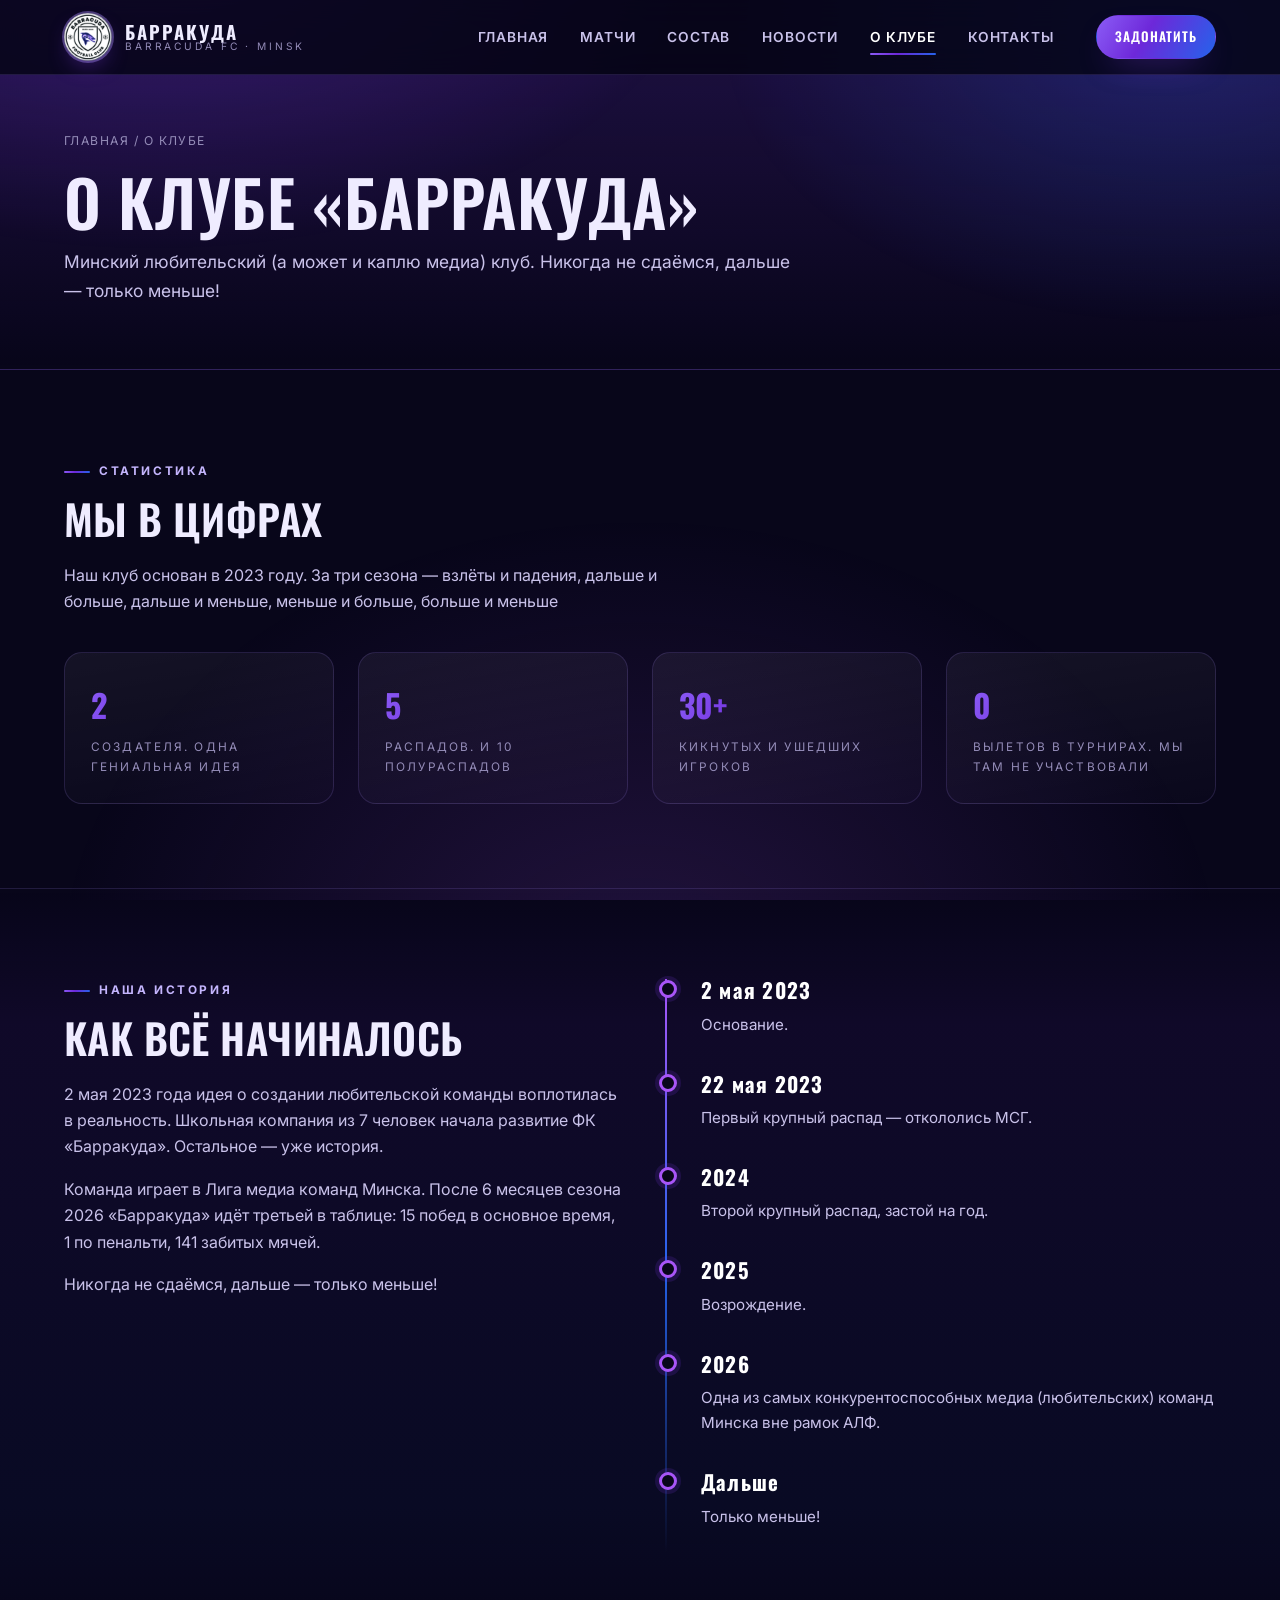
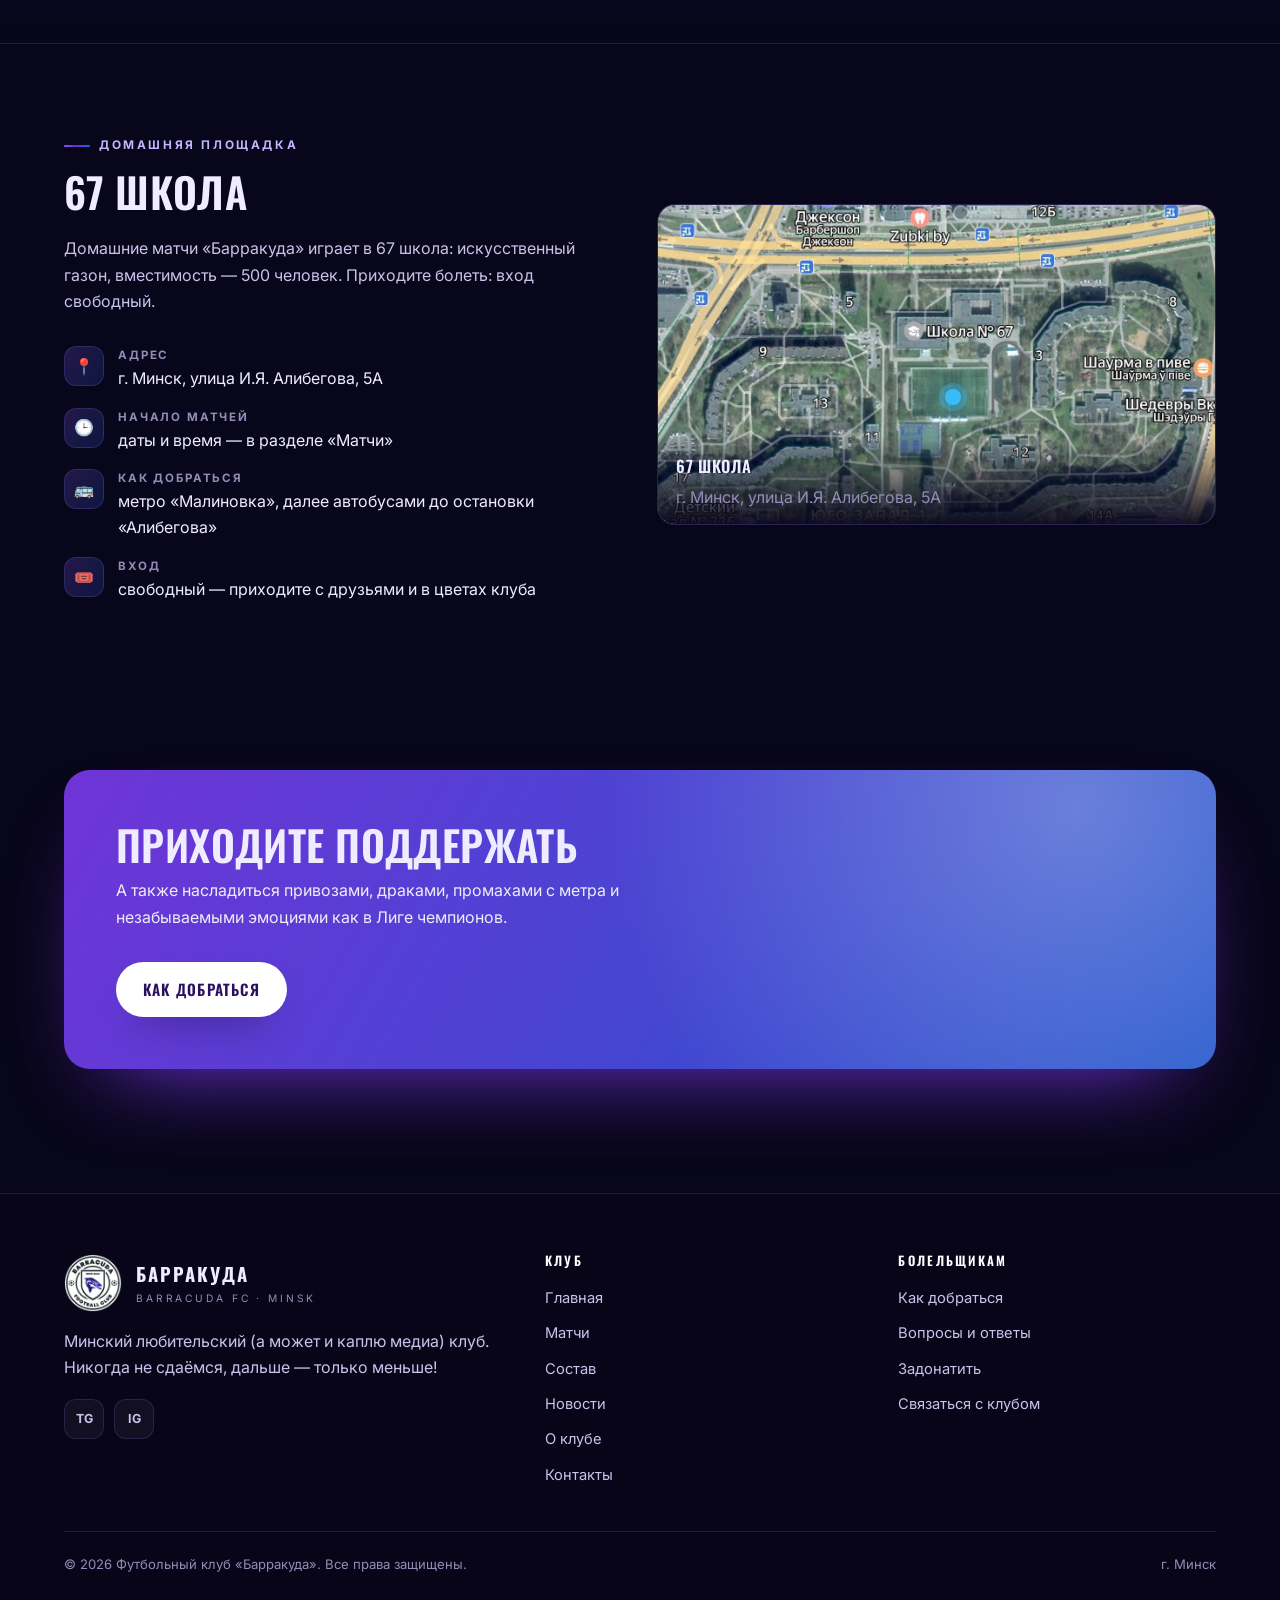
<file: barracuda-fc/club.html>
<!DOCTYPE html>
<html lang="ru">
<head>
<meta charset="utf-8">
<script>document.documentElement.classList.add("js");</script>
<meta name="viewport" content="width=device-width, initial-scale=1">
<title>О клубе — ФК «Барракуда»</title>
<meta name="description" content="История, цифры и домашняя площадка ФК «Барракуда» из Минска.">
<meta name="theme-color" content="#08061a">
<meta property="og:type" content="website">
<meta property="og:site_name" content="Футбольный клуб «Барракуда»">
<meta property="og:title" content="О клубе — ФК «Барракуда»">
<meta property="og:description" content="История, цифры и домашняя площадка ФК «Барракуда» из Минска.">
<meta property="og:image" content="assets/logo.png">
<link rel="icon" href="assets/favicon.png" sizes="any">
<link rel="apple-touch-icon" href="assets/apple-touch-icon.png">
<link rel="preconnect" href="https://fonts.googleapis.com">
<link rel="preconnect" href="https://fonts.gstatic.com" crossorigin>
<link href="https://fonts.googleapis.com/css2?family=Inter:wght@400;500;600;700&family=Oswald:wght@400;500;600;700&display=swap" rel="stylesheet">
<link rel="stylesheet" href="css/style.css?v=dd5f92a3">
</head>
<body>
<header class="site-header">
  <div class="container header-inner">
    <a class="brand" href="index.html">
      <span class="brand-mark"><img src="assets/logo.png" alt="Эмблема ФК «Барракуда»"></span>
      <span class="brand-text">
        <span class="brand-name">Барракуда</span>
        <span class="brand-tag">Barracuda FC · Minsk</span>
      </span>
    </a>
    <nav class="nav">
        <a href="index.html" class="">Главная</a>
        <a href="matches.html" class="">Матчи</a>
        <a href="squad.html" class="">Состав</a>
        <a href="news.html" class="">Новости</a>
        <a href="club.html" class="active">О клубе</a>
        <a href="contacts.html" class="">Контакты</a>
    </nav>
    <div class="header-actions">
      <a class="btn btn--sm" href="donate.html">Задонатить</a>
      <button class="burger" type="button" data-burger aria-label="Меню" aria-expanded="false"><span></span></button>
    </div>
  </div>
  <nav class="mobile-nav" data-mobile-nav>
      <a href="index.html">Главная</a>
      <a href="matches.html">Матчи</a>
      <a href="squad.html">Состав</a>
      <a href="news.html">Новости</a>
      <a href="club.html">О клубе</a>
      <a href="contacts.html">Контакты</a>
    <a class="btn" href="donate.html">Задонатить</a>
  </nav>
</header>
<section class="page-hero">
  <div class="container">
    <div class="breadcrumbs"><a href="index.html">Главная</a> / О клубе</div>
    <h1>О клубе «Барракуда»</h1>
    <p class="lead">Минский любительский (а может и каплю медиа) клуб. Никогда не сдаёмся, дальше — только меньше!</p>
  </div>
</section>
<section class="section">
  <div class="container">
    <div class="section-head">
      <div>
        <div class="eyebrow">Статистика</div>
        <h2>Мы в цифрах</h2>
        <p>Наш клуб основан в 2023 году. За три сезона — взлёты и падения, дальше и больше, дальше и меньше, меньше и больше, больше и меньше</p>
      </div>
    </div>
    <div class="grid grid-4">
        <div class="card reveal" data-delay="0"><div class="card-num">2</div><div class="stat-label">создателя. Одна гениальная идея</div></div>
        <div class="card reveal" data-delay="70"><div class="card-num">5</div><div class="stat-label">распадов. И 10 полураспадов</div></div>
        <div class="card reveal" data-delay="140"><div class="card-num">30+</div><div class="stat-label">кикнутых и ушедших игроков</div></div>
        <div class="card reveal" data-delay="210"><div class="card-num">0</div><div class="stat-label">вылетов в турнирах. Мы там не участвовали</div></div>
    </div>
  </div>
</section>

<section class="section section--soft">
  <div class="container">
    <div class="grid grid-2" style="gap:34px;align-items:start">
      <div>
        <div class="eyebrow">Наша история</div>
        <h2>Как всё начиналось</h2>
        <p>2 мая 2023 года идея о создании любительской команды воплотилась в реальность. Школьная компания из 7 человек начала развитие ФК «Барракуда». Остальное — уже история.</p>
        <p>Команда играет в Лига медиа команд Минска. После 6 месяцев сезона 2026 «Барракуда» идёт третьей в таблице: 15 побед в основное время, 1 по пенальти, 141 забитых мячей.</p>
        <p>Никогда не сдаёмся, дальше — только меньше!</p>
      </div>
      <div class="timeline">
        <div class="tl-item reveal">
          <div class="tl-year">2 мая 2023</div>
          <p>Основание.</p>
        </div>
        <div class="tl-item reveal">
          <div class="tl-year">22 мая 2023</div>
          <p>Первый крупный распад — откололись МСГ.</p>
        </div>
        <div class="tl-item reveal">
          <div class="tl-year">2024</div>
          <p>Второй крупный распад, застой на год.</p>
        </div>
        <div class="tl-item reveal">
          <div class="tl-year">2025</div>
          <p>Возрождение.</p>
        </div>
        <div class="tl-item reveal">
          <div class="tl-year">2026</div>
          <p>Одна из самых конкурентоспособных медиа (любительских) команд Минска вне рамок АЛФ.</p>
        </div>
        <div class="tl-item reveal">
          <div class="tl-year">Дальше</div>
          <p>Только меньше!</p>
        </div>
      </div>
    </div>
  </div>
</section>

<section class="section" id="stadium">
  <div class="container">
    <div class="grid grid-2" style="gap:34px;align-items:center">
      <div>
        <div class="eyebrow">Домашняя площадка</div>
        <h2>67 школа</h2>
        <p>Домашние матчи «Барракуда» играет в 67 школа: искусственный газон, вместимость — 500 человек. Приходите болеть: вход свободный.</p>
        <div class="info-list mt-32">
          <div class="info-row"><span class="ico">📍</span><div><b>Адрес</b><span>г. Минск, улица И.Я. Алибегова, 5А</span></div></div>
          <div class="info-row"><span class="ico">🕒</span><div><b>Начало матчей</b><span>даты и время — в разделе «Матчи»</span></div></div>
          <div class="info-row"><span class="ico">🚌</span><div><b>Как добраться</b><span>метро «Малиновка», далее автобусами до остановки «Алибегова»</span></div></div>
          <div class="info-row"><span class="ico">🎟️</span><div><b>Вход</b><span>свободный — приходите с друзьями и в цветах клуба</span></div></div>
        </div>
      </div>
      <div class="map-photo" style="--pin-x:53%;--pin-y:60%">
        <img src="assets/map-67.jpg" alt="Карта: 67 школа, Минск" loading="lazy">
        <span class="pin pin--on-map" title="67 школа"></span>
        <div class="map-photo__caption">
          <div class="player-name">67 школа</div>
          <p class="muted" style="margin:4px 0 0">г. Минск, улица И.Я. Алибегова, 5А</p>
        </div>
      </div>
    </div>
  </div>
</section>


<section class="section">
  <div class="container">
    <div class="cta-band reveal">
      <h2>Приходите поддержать</h2>
      <p>А также насладиться привозами, драками, промахами с метра и незабываемыми эмоциями как в Лиге чемпионов.</p>
      <div class="btn-row mt-32">
        <a class="btn" href="club.html#stadium">Как добраться</a>
      </div>
    </div>
  </div>
</section>

<footer class="site-footer">
  <div class="container">
    <div class="footer-grid">
      <div class="footer-col">
        <div class="footer-brand">
          <img src="assets/logo.png" alt="Эмблема ФК «Барракуда»">
          <div>
            <div class="brand-name">Барракуда</div>
            <div class="brand-tag">Barracuda FC · Minsk</div>
          </div>
        </div>
        <p>Минский любительский (а может и каплю медиа) клуб. Никогда не сдаёмся, дальше — только меньше!</p>
        <div class="socials">
          <a href="https://t.me/fcbarracuda" title="Telegram" target="_blank" rel="noopener">TG</a>
          <a href="https://www.instagram.com/barracudkafc/" title="Instagram" target="_blank" rel="noopener">IG</a>
        </div>
      </div>
      <div class="footer-col">
        <h4>Клуб</h4>
        <ul>
          <li><a href="index.html">Главная</a></li>
          <li><a href="matches.html">Матчи</a></li>
          <li><a href="squad.html">Состав</a></li>
          <li><a href="news.html">Новости</a></li>
          <li><a href="club.html">О клубе</a></li>
          <li><a href="contacts.html">Контакты</a></li>
        </ul>
      </div>
      <div class="footer-col">
        <h4>Болельщикам</h4>
        <ul>
          <li><a href="club.html#stadium">Как добраться</a></li>
          <li><a href="contacts.html#faq">Вопросы и ответы</a></li>
          <li><a href="donate.html">Задонатить</a></li>
          <li><a href="contacts.html">Связаться с клубом</a></li>
        </ul>
      </div>
    </div>
    <div class="footer-bottom">
      <span>© <span data-year>2026</span> Футбольный клуб «Барракуда». Все права защищены.</span>
      <span>г. Минск</span>
    </div>
  </div>
</footer>
<script src="js/main.js?v=dd5f92a3"></script>
</body>
</html>
</file>
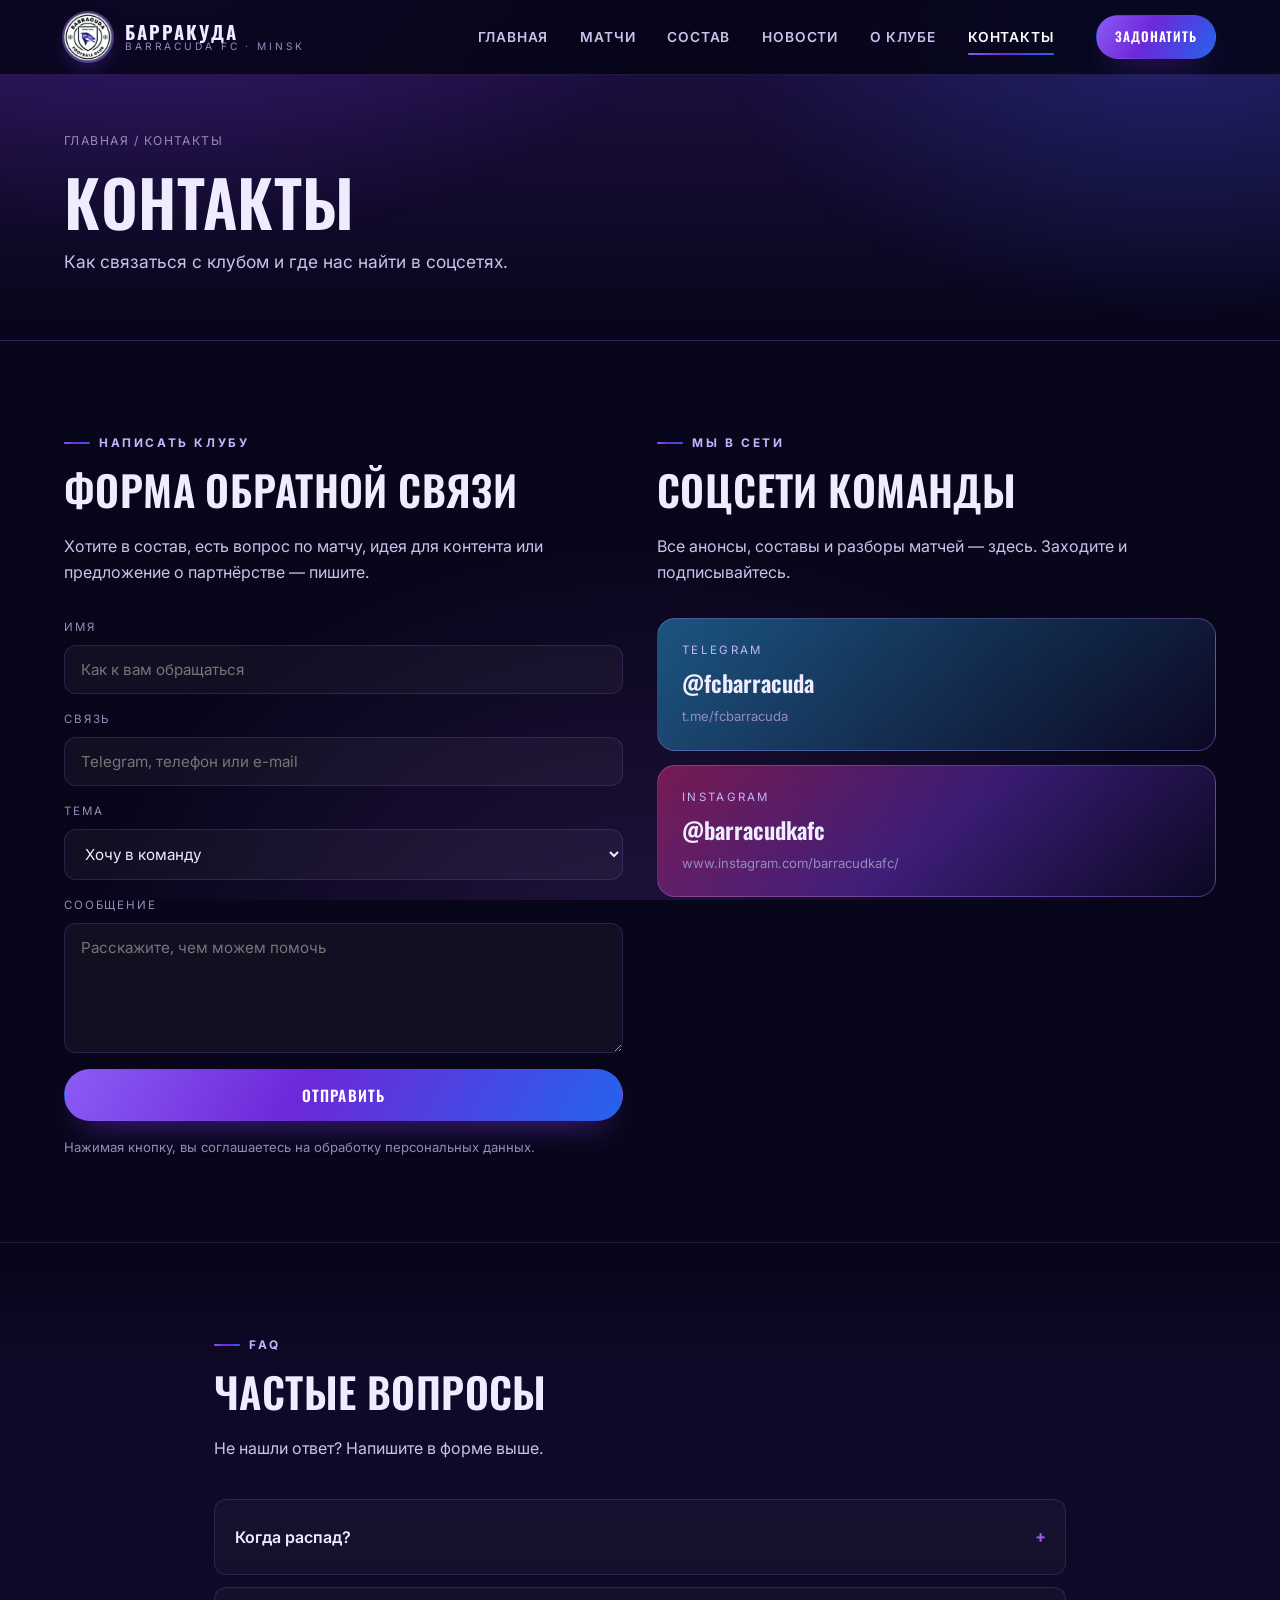
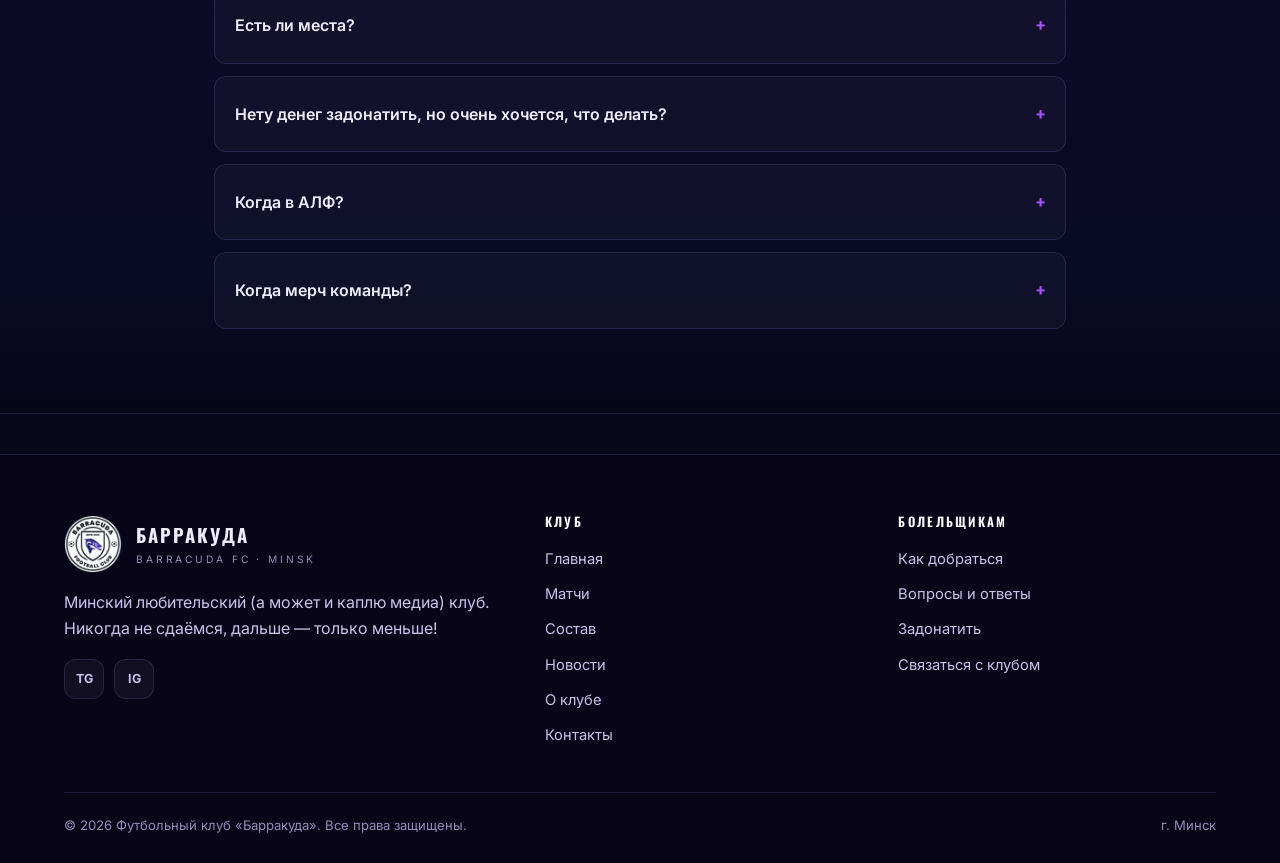
<file: barracuda-fc/contacts.html>
<!DOCTYPE html>
<html lang="ru">
<head>
<meta charset="utf-8">
<script>document.documentElement.classList.add("js");</script>
<meta name="viewport" content="width=device-width, initial-scale=1">
<title>Контакты — ФК «Барракуда»</title>
<meta name="description" content="Как связаться с ФК «Барракуда», где проходят матчи и как поддержать клуб.">
<meta name="theme-color" content="#08061a">
<meta property="og:type" content="website">
<meta property="og:site_name" content="Футбольный клуб «Барракуда»">
<meta property="og:title" content="Контакты — ФК «Барракуда»">
<meta property="og:description" content="Как связаться с ФК «Барракуда», где проходят матчи и как поддержать клуб.">
<meta property="og:image" content="assets/logo.png">
<link rel="icon" href="assets/favicon.png" sizes="any">
<link rel="apple-touch-icon" href="assets/apple-touch-icon.png">
<link rel="preconnect" href="https://fonts.googleapis.com">
<link rel="preconnect" href="https://fonts.gstatic.com" crossorigin>
<link href="https://fonts.googleapis.com/css2?family=Inter:wght@400;500;600;700&family=Oswald:wght@400;500;600;700&display=swap" rel="stylesheet">
<link rel="stylesheet" href="css/style.css?v=dd5f92a3">
</head>
<body>
<header class="site-header">
  <div class="container header-inner">
    <a class="brand" href="index.html">
      <span class="brand-mark"><img src="assets/logo.png" alt="Эмблема ФК «Барракуда»"></span>
      <span class="brand-text">
        <span class="brand-name">Барракуда</span>
        <span class="brand-tag">Barracuda FC · Minsk</span>
      </span>
    </a>
    <nav class="nav">
        <a href="index.html" class="">Главная</a>
        <a href="matches.html" class="">Матчи</a>
        <a href="squad.html" class="">Состав</a>
        <a href="news.html" class="">Новости</a>
        <a href="club.html" class="">О клубе</a>
        <a href="contacts.html" class="active">Контакты</a>
    </nav>
    <div class="header-actions">
      <a class="btn btn--sm" href="donate.html">Задонатить</a>
      <button class="burger" type="button" data-burger aria-label="Меню" aria-expanded="false"><span></span></button>
    </div>
  </div>
  <nav class="mobile-nav" data-mobile-nav>
      <a href="index.html">Главная</a>
      <a href="matches.html">Матчи</a>
      <a href="squad.html">Состав</a>
      <a href="news.html">Новости</a>
      <a href="club.html">О клубе</a>
      <a href="contacts.html">Контакты</a>
    <a class="btn" href="donate.html">Задонатить</a>
  </nav>
</header>
<section class="page-hero">
  <div class="container">
    <div class="breadcrumbs"><a href="index.html">Главная</a> / Контакты</div>
    <h1>Контакты</h1>
    <p class="lead">Как связаться с клубом и где нас найти в соцсетях.</p>
  </div>
</section>
<section class="section">
  <div class="container">
    <div class="grid grid-2" style="gap:34px;align-items:start">
      <div>
        <div class="eyebrow">Написать клубу</div>
        <h2>Форма обратной связи</h2>
        <p>Хотите в состав, есть вопрос по матчу, идея для контента или предложение о партнёрстве — пишите.</p>
        <form class="form mt-32" action="thanks.html" method="get">
          <div class="field">
            <label for="name">Имя</label>
            <input id="name" name="name" type="text" placeholder="Как к вам обращаться" required>
          </div>
          <div class="field">
            <label for="contact">Связь</label>
            <input id="contact" name="contact" type="text" placeholder="Telegram, телефон или e-mail" required>
          </div>
          <div class="field">
            <label for="topic">Тема</label>
            <select id="topic" name="topic">
              <option>Хочу в команду</option>
              <option>Претензии к команде</option>
              <option>Благодарность команде</option>
              <option>Недовольство руководством</option>
              <option>Вопрос по матчу</option>
              <option>Донат и поддержка клуба</option>
              <option>Партнёрство и реклама</option>
              <option>Пресс-служба</option>
              <option>Другое</option>
            </select>
          </div>
          <div class="field">
            <label for="message">Сообщение</label>
            <textarea id="message" name="message" placeholder="Расскажите, чем можем помочь"></textarea>
          </div>
          <button class="btn" type="submit">Отправить</button>
          <span class="form-note" data-form-note>Нажимая кнопку, вы соглашаетесь на обработку персональных данных.</span>
        </form>
      </div>

      <div>
        <div class="eyebrow">Мы в сети</div>
        <h2>Соцсети команды</h2>
        <p>Все анонсы, составы и разборы матчей — здесь. Заходите и подписывайтесь.</p>
        <div class="link-cards mt-32">
        <a class="link-card link-card--tg" href="https://t.me/fcbarracuda" target="_blank" rel="noopener"><span class="link-card__label">Telegram</span><span class="link-card__value">@fcbarracuda</span><span class="link-card__hint">t.me/fcbarracuda</span></a>
        <a class="link-card link-card--ig" href="https://www.instagram.com/barracudkafc/" target="_blank" rel="noopener"><span class="link-card__label">Instagram</span><span class="link-card__value">@barracudkafc</span><span class="link-card__hint">www.instagram.com/barracudkafc/</span></a>
        </div>
      </div>
    </div>
  </div>
</section>

<section class="section section--soft" id="faq">
  <div class="container" style="max-width:900px">
    <div class="section-head">
      <div>
        <div class="eyebrow">FAQ</div>
        <h2>Частые вопросы</h2>
        <p>Не нашли ответ? Напишите в форме выше.</p>
      </div>
    </div>
        <details class="faq-item reveal">
          <summary>Когда распад?</summary>
          <p>Согласно статистике, распад «Барракуды» происходит раз в год, а период её полураспада равен 182,5 дня.</p>
        </details>
        <details class="faq-item reveal">
          <summary>Есть ли места?</summary>
          <p>Пока что нет, можете подождать годик, поиграть в какой-нибудь высшей лиге, чтобы набрать навыки, соответствующие нашей команде.</p>
        </details>
        <details class="faq-item reveal">
          <summary>Нету денег задонатить, но очень хочется, что делать?</summary>
          <p>Попросите в долг у знакомых, продайте свои вещи на Куфаре, а лучше возьмите микрозайм — клуб будет вам весьма признателен.</p>
        </details>
        <details class="faq-item reveal">
          <summary>Когда в АЛФ?</summary>
          <p>Пока никогда, так как она нам не по карману (про скилл и речи не идёт, мы на голову выше).</p>
        </details>
        <details class="faq-item reveal">
          <summary>Когда мерч команды?</summary>
          <p>Возможно, в скором времени. Если это вас интересует, то мы посмотрим на ваше поведение.</p>
        </details>
  </div>
</section>

<footer class="site-footer">
  <div class="container">
    <div class="footer-grid">
      <div class="footer-col">
        <div class="footer-brand">
          <img src="assets/logo.png" alt="Эмблема ФК «Барракуда»">
          <div>
            <div class="brand-name">Барракуда</div>
            <div class="brand-tag">Barracuda FC · Minsk</div>
          </div>
        </div>
        <p>Минский любительский (а может и каплю медиа) клуб. Никогда не сдаёмся, дальше — только меньше!</p>
        <div class="socials">
          <a href="https://t.me/fcbarracuda" title="Telegram" target="_blank" rel="noopener">TG</a>
          <a href="https://www.instagram.com/barracudkafc/" title="Instagram" target="_blank" rel="noopener">IG</a>
        </div>
      </div>
      <div class="footer-col">
        <h4>Клуб</h4>
        <ul>
          <li><a href="index.html">Главная</a></li>
          <li><a href="matches.html">Матчи</a></li>
          <li><a href="squad.html">Состав</a></li>
          <li><a href="news.html">Новости</a></li>
          <li><a href="club.html">О клубе</a></li>
          <li><a href="contacts.html">Контакты</a></li>
        </ul>
      </div>
      <div class="footer-col">
        <h4>Болельщикам</h4>
        <ul>
          <li><a href="club.html#stadium">Как добраться</a></li>
          <li><a href="contacts.html#faq">Вопросы и ответы</a></li>
          <li><a href="donate.html">Задонатить</a></li>
          <li><a href="contacts.html">Связаться с клубом</a></li>
        </ul>
      </div>
    </div>
    <div class="footer-bottom">
      <span>© <span data-year>2026</span> Футбольный клуб «Барракуда». Все права защищены.</span>
      <span>г. Минск</span>
    </div>
  </div>
</footer>
<script src="js/main.js?v=dd5f92a3"></script>
</body>
</html>
</file>
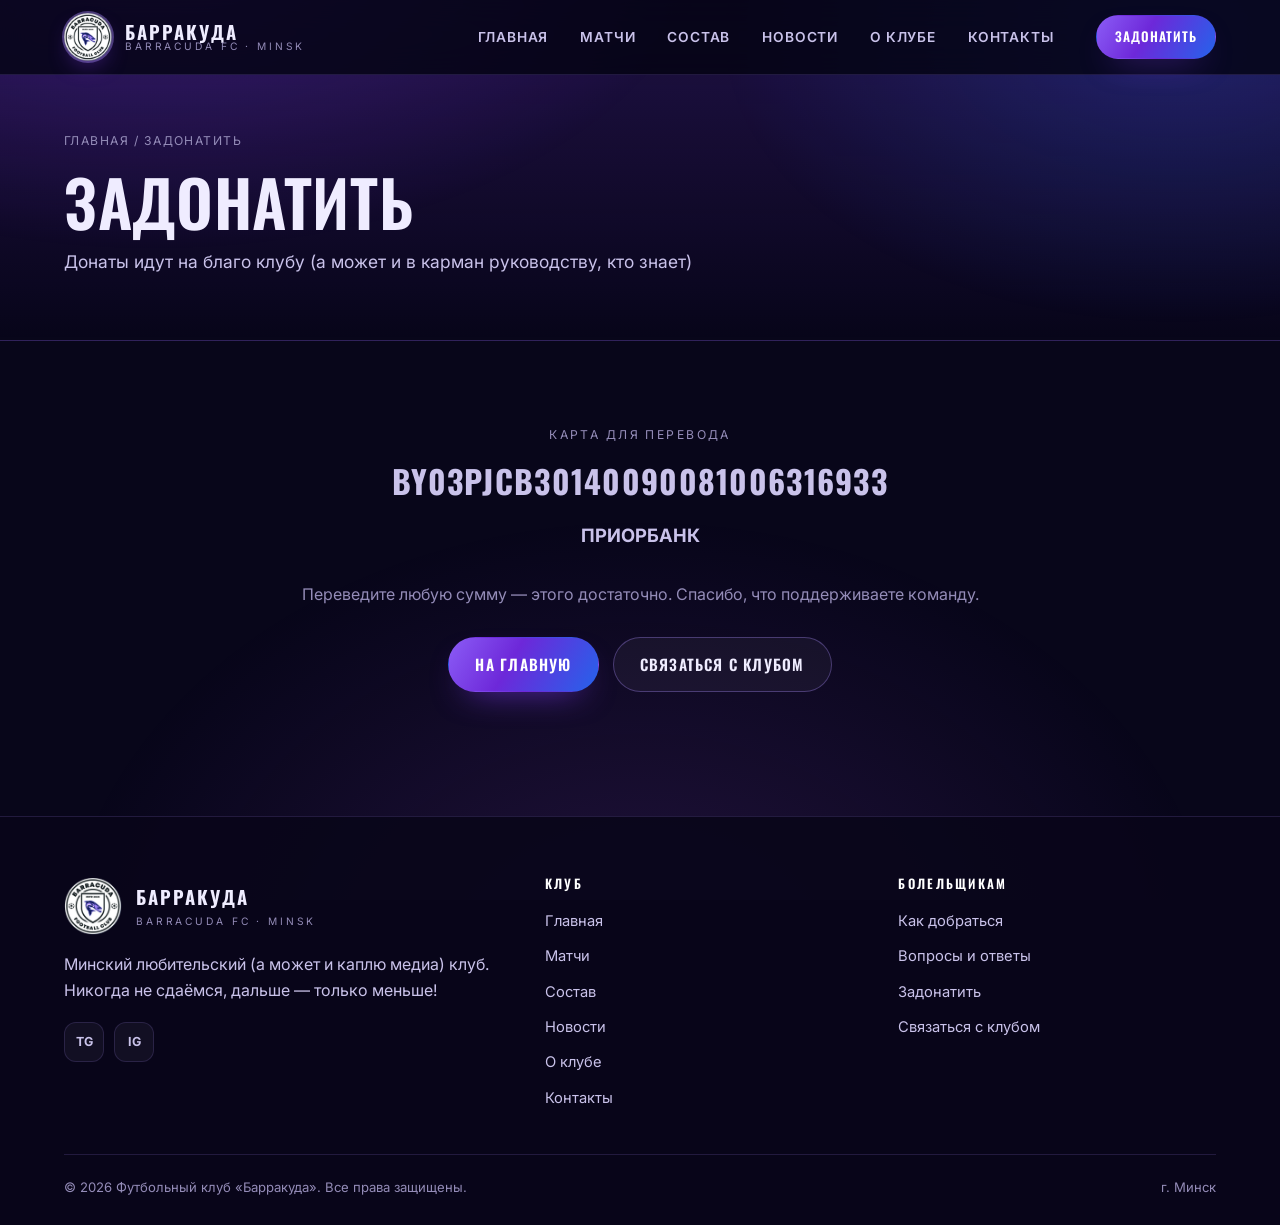
<file: barracuda-fc/donate.html>
<!DOCTYPE html>
<html lang="ru">
<head>
<meta charset="utf-8">
<script>document.documentElement.classList.add("js");</script>
<meta name="viewport" content="width=device-width, initial-scale=1">
<title>Задонатить — ФК «Барракуда»</title>
<meta name="description" content="Реквизиты карты для поддержки команды.">
<meta name="theme-color" content="#08061a">
<meta property="og:type" content="website">
<meta property="og:site_name" content="Футбольный клуб «Барракуда»">
<meta property="og:title" content="Задонатить — ФК «Барракуда»">
<meta property="og:description" content="Реквизиты карты для поддержки команды.">
<meta property="og:image" content="assets/logo.png">
<link rel="icon" href="assets/favicon.png" sizes="any">
<link rel="apple-touch-icon" href="assets/apple-touch-icon.png">
<link rel="preconnect" href="https://fonts.googleapis.com">
<link rel="preconnect" href="https://fonts.gstatic.com" crossorigin>
<link href="https://fonts.googleapis.com/css2?family=Inter:wght@400;500;600;700&family=Oswald:wght@400;500;600;700&display=swap" rel="stylesheet">
<link rel="stylesheet" href="css/style.css?v=dd5f92a3">
</head>
<body>
<header class="site-header">
  <div class="container header-inner">
    <a class="brand" href="index.html">
      <span class="brand-mark"><img src="assets/logo.png" alt="Эмблема ФК «Барракуда»"></span>
      <span class="brand-text">
        <span class="brand-name">Барракуда</span>
        <span class="brand-tag">Barracuda FC · Minsk</span>
      </span>
    </a>
    <nav class="nav">
        <a href="index.html" class="">Главная</a>
        <a href="matches.html" class="">Матчи</a>
        <a href="squad.html" class="">Состав</a>
        <a href="news.html" class="">Новости</a>
        <a href="club.html" class="">О клубе</a>
        <a href="contacts.html" class="">Контакты</a>
    </nav>
    <div class="header-actions">
      <a class="btn btn--sm" href="donate.html">Задонатить</a>
      <button class="burger" type="button" data-burger aria-label="Меню" aria-expanded="false"><span></span></button>
    </div>
  </div>
  <nav class="mobile-nav" data-mobile-nav>
      <a href="index.html">Главная</a>
      <a href="matches.html">Матчи</a>
      <a href="squad.html">Состав</a>
      <a href="news.html">Новости</a>
      <a href="club.html">О клубе</a>
      <a href="contacts.html">Контакты</a>
    <a class="btn" href="donate.html">Задонатить</a>
  </nav>
</header>
<section class="page-hero">
  <div class="container">
    <div class="breadcrumbs"><a href="index.html">Главная</a> / Задонатить</div>
    <h1>Задонатить</h1>
    <p class="lead">Донаты идут на благо клубу (а может и в карман руководству, кто знает)</p>
  </div>
</section>
<section class="section">
  <div class="container center" style="max-width:780px">
    <p style="margin:0 0 10px;font-size:.76rem;letter-spacing:.2em;text-transform:uppercase;color:var(--muted)">Карта для перевода</p>
    <p style="font-family:var(--font-head);font-size:clamp(1.25rem,3.6vw,2rem);font-weight:700;letter-spacing:.04em;margin:0 0 12px">
      <strong>BY03PJCB30140090081006316933</strong>
    </p>
    <p style="font-size:1.15rem;font-weight:700;margin:0 0 30px"><strong>ПРИОРБАНК</strong></p>
    <p class="muted" style="margin-bottom:30px">Переведите любую сумму — этого достаточно. Спасибо, что поддерживаете команду.</p>
    <div class="btn-row" style="justify-content:center">
      <a class="btn" href="index.html">На главную</a>
      <a class="btn btn--ghost" href="contacts.html">Связаться с клубом</a>
    </div>
  </div>
</section>

<footer class="site-footer">
  <div class="container">
    <div class="footer-grid">
      <div class="footer-col">
        <div class="footer-brand">
          <img src="assets/logo.png" alt="Эмблема ФК «Барракуда»">
          <div>
            <div class="brand-name">Барракуда</div>
            <div class="brand-tag">Barracuda FC · Minsk</div>
          </div>
        </div>
        <p>Минский любительский (а может и каплю медиа) клуб. Никогда не сдаёмся, дальше — только меньше!</p>
        <div class="socials">
          <a href="https://t.me/fcbarracuda" title="Telegram" target="_blank" rel="noopener">TG</a>
          <a href="https://www.instagram.com/barracudkafc/" title="Instagram" target="_blank" rel="noopener">IG</a>
        </div>
      </div>
      <div class="footer-col">
        <h4>Клуб</h4>
        <ul>
          <li><a href="index.html">Главная</a></li>
          <li><a href="matches.html">Матчи</a></li>
          <li><a href="squad.html">Состав</a></li>
          <li><a href="news.html">Новости</a></li>
          <li><a href="club.html">О клубе</a></li>
          <li><a href="contacts.html">Контакты</a></li>
        </ul>
      </div>
      <div class="footer-col">
        <h4>Болельщикам</h4>
        <ul>
          <li><a href="club.html#stadium">Как добраться</a></li>
          <li><a href="contacts.html#faq">Вопросы и ответы</a></li>
          <li><a href="donate.html">Задонатить</a></li>
          <li><a href="contacts.html">Связаться с клубом</a></li>
        </ul>
      </div>
    </div>
    <div class="footer-bottom">
      <span>© <span data-year>2026</span> Футбольный клуб «Барракуда». Все права защищены.</span>
      <span>г. Минск</span>
    </div>
  </div>
</footer>
<script src="js/main.js?v=dd5f92a3"></script>
</body>
</html>
</file>
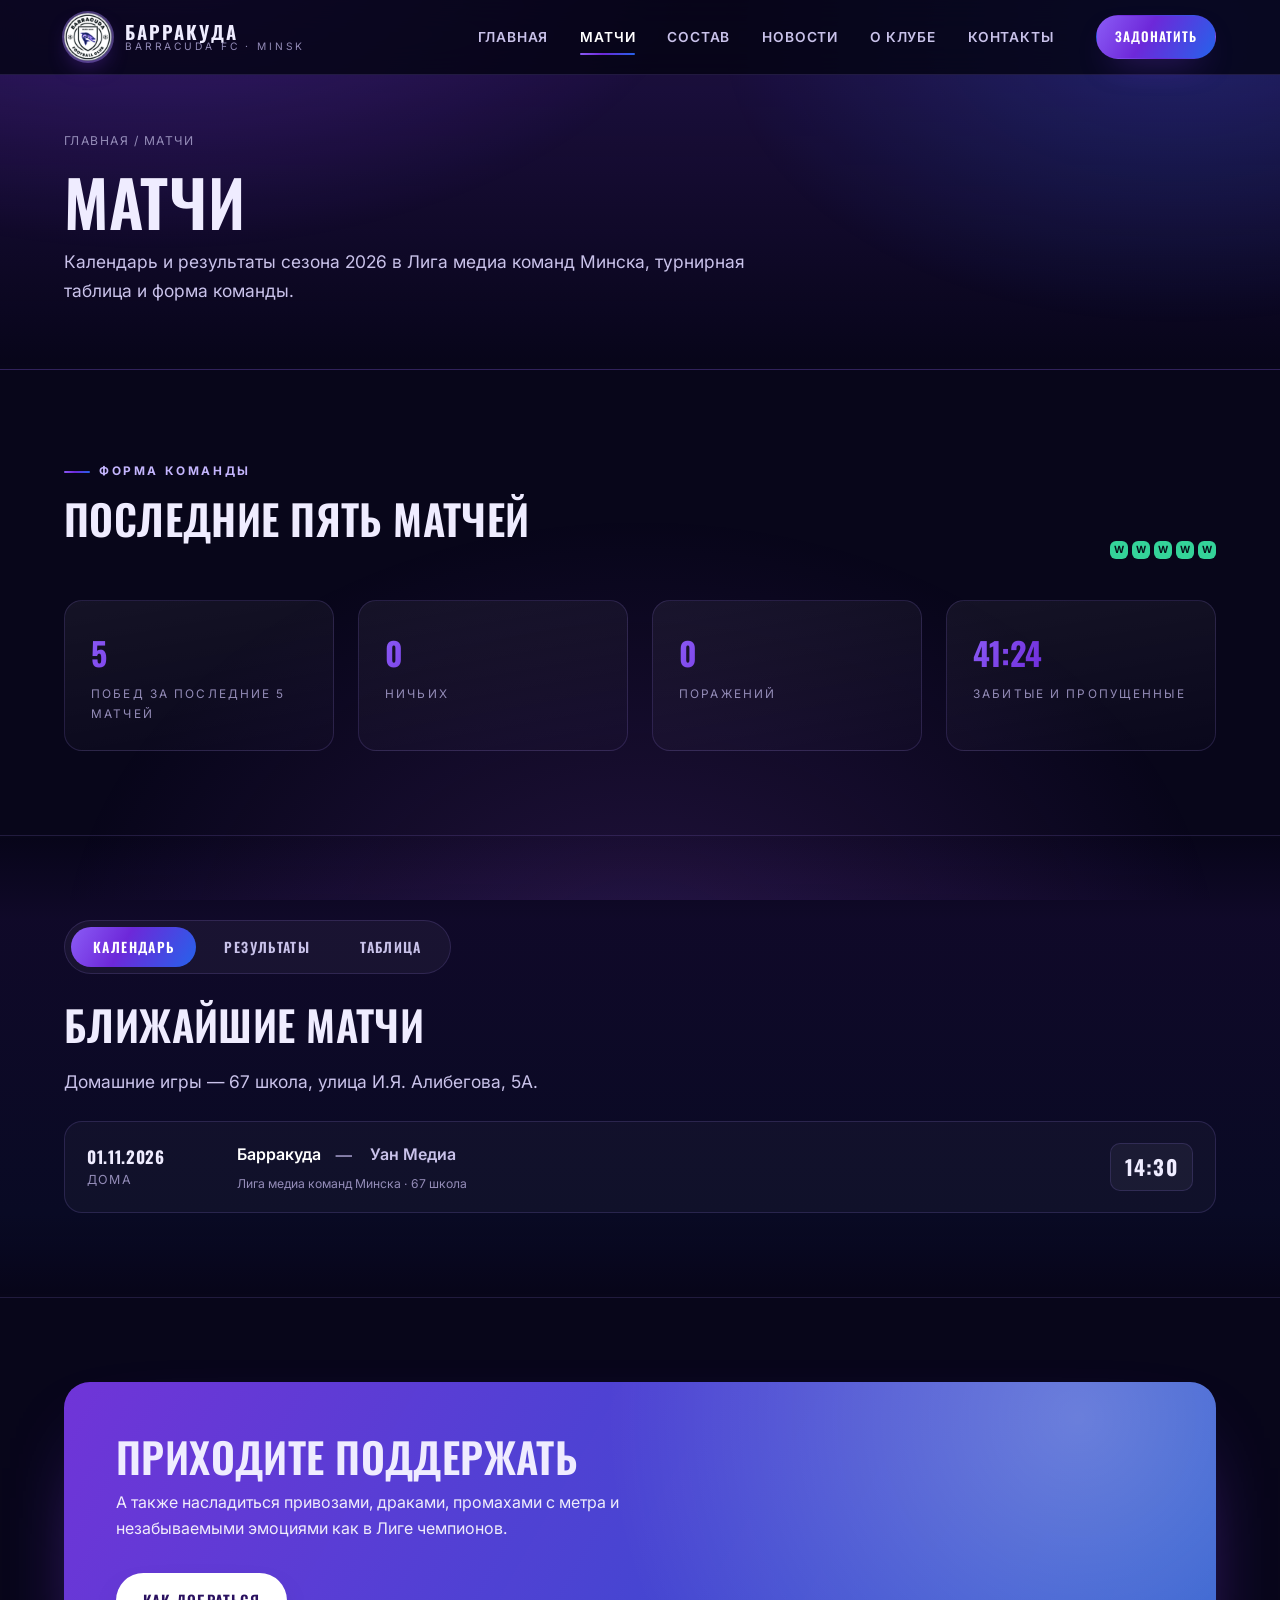
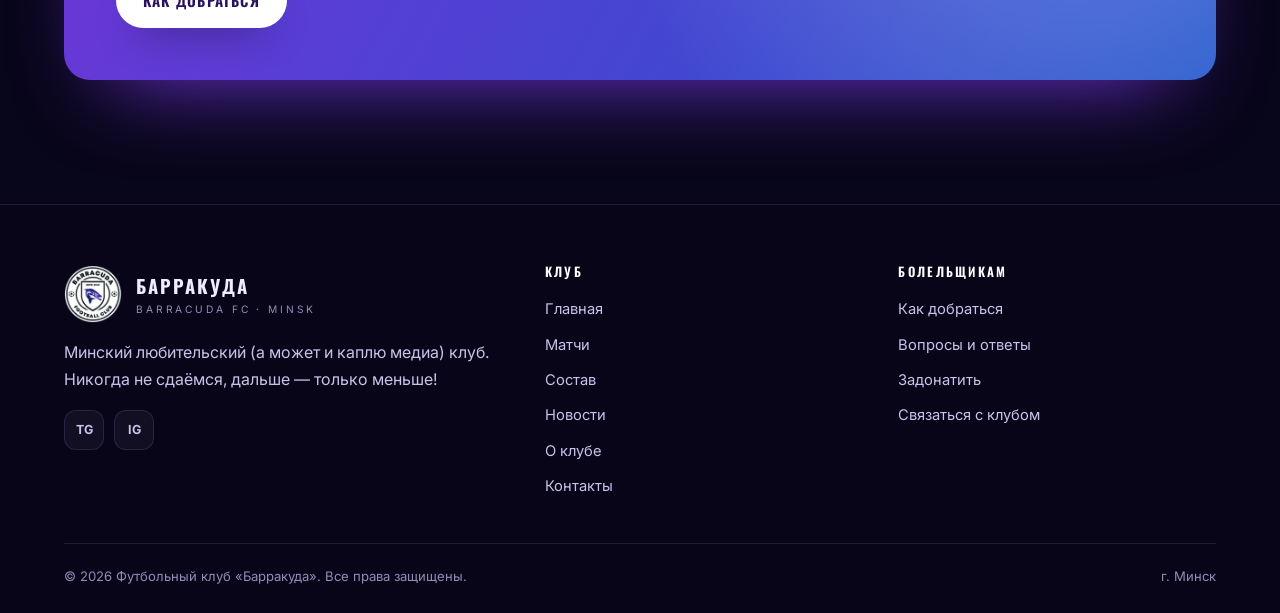
<file: barracuda-fc/matches.html>
<!DOCTYPE html>
<html lang="ru">
<head>
<meta charset="utf-8">
<script>document.documentElement.classList.add("js");</script>
<meta name="viewport" content="width=device-width, initial-scale=1">
<title>Матчи — ФК «Барракуда»</title>
<meta name="description" content="Календарь и результаты ФК «Барракуда»: таблица Лига медиа команд Минска, форма команды и все сыгранные матчи.">
<meta name="theme-color" content="#08061a">
<meta property="og:type" content="website">
<meta property="og:site_name" content="Футбольный клуб «Барракуда»">
<meta property="og:title" content="Матчи — ФК «Барракуда»">
<meta property="og:description" content="Календарь и результаты ФК «Барракуда»: таблица Лига медиа команд Минска, форма команды и все сыгранные матчи.">
<meta property="og:image" content="assets/logo.png">
<link rel="icon" href="assets/favicon.png" sizes="any">
<link rel="apple-touch-icon" href="assets/apple-touch-icon.png">
<link rel="preconnect" href="https://fonts.googleapis.com">
<link rel="preconnect" href="https://fonts.gstatic.com" crossorigin>
<link href="https://fonts.googleapis.com/css2?family=Inter:wght@400;500;600;700&family=Oswald:wght@400;500;600;700&display=swap" rel="stylesheet">
<link rel="stylesheet" href="css/style.css?v=dd5f92a3">
</head>
<body>
<header class="site-header">
  <div class="container header-inner">
    <a class="brand" href="index.html">
      <span class="brand-mark"><img src="assets/logo.png" alt="Эмблема ФК «Барракуда»"></span>
      <span class="brand-text">
        <span class="brand-name">Барракуда</span>
        <span class="brand-tag">Barracuda FC · Minsk</span>
      </span>
    </a>
    <nav class="nav">
        <a href="index.html" class="">Главная</a>
        <a href="matches.html" class="active">Матчи</a>
        <a href="squad.html" class="">Состав</a>
        <a href="news.html" class="">Новости</a>
        <a href="club.html" class="">О клубе</a>
        <a href="contacts.html" class="">Контакты</a>
    </nav>
    <div class="header-actions">
      <a class="btn btn--sm" href="donate.html">Задонатить</a>
      <button class="burger" type="button" data-burger aria-label="Меню" aria-expanded="false"><span></span></button>
    </div>
  </div>
  <nav class="mobile-nav" data-mobile-nav>
      <a href="index.html">Главная</a>
      <a href="matches.html">Матчи</a>
      <a href="squad.html">Состав</a>
      <a href="news.html">Новости</a>
      <a href="club.html">О клубе</a>
      <a href="contacts.html">Контакты</a>
    <a class="btn" href="donate.html">Задонатить</a>
  </nav>
</header>
<section class="page-hero">
  <div class="container">
    <div class="breadcrumbs"><a href="index.html">Главная</a> / Матчи</div>
    <h1>Матчи</h1>
    <p class="lead">Календарь и результаты сезона 2026 в Лига медиа команд Минска, турнирная таблица и форма команды.</p>
  </div>
</section>
<section class="section">
  <div class="container">
    <div class="section-head">
      <div>
        <div class="eyebrow">Форма команды</div>
        <h2>Последние пять матчей</h2>
      </div>
      <div><span class="form-dots"><span class="form-dot w" title="победа">W</span><span class="form-dot w" title="победа">W</span><span class="form-dot w" title="победа">W</span><span class="form-dot w" title="победа">W</span><span class="form-dot w" title="победа">W</span></span></div>
    </div>
    <div class="grid grid-4">
      <div class="card reveal"><div class="card-num">5</div><div class="stat-label">Побед за последние 5 матчей</div></div>
      <div class="card reveal" data-delay="80"><div class="card-num">0</div><div class="stat-label">Ничьих</div></div>
      <div class="card reveal" data-delay="160"><div class="card-num">0</div><div class="stat-label">Поражений</div></div>
      <div class="card reveal" data-delay="240"><div class="card-num">41:24</div><div class="stat-label">Забитые и пропущенные</div></div>
    </div>
  </div>
</section>

<section class="section section--soft" id="calendar">
  <div class="container">
    <div data-tabs>
      <div class="tabs">
        <button class="tab active" type="button" data-tab="cal" aria-selected="true">Календарь</button>
        <button class="tab" type="button" data-tab="res" aria-selected="false">Результаты</button>
        <button class="tab" type="button" data-tab="tbl" aria-selected="false">Таблица</button>
      </div>

      <div class="tabpanel active" data-panel="cal">
        <h2>Ближайшие матчи</h2>
        <p class="lead">Домашние игры — 67 школа, улица И.Я. Алибегова, 5А.</p>
        <div class="fixtures" style="margin-top:24px">
        <div class="fixture reveal">
          <div class="fixture-date"><b>01.11.2026</b>Дома</div>
          <div>
            <div class="fixture-teams">
              <span class="home">Барракуда</span>
              <span class="vs">—</span>
              <span class="away">Уан Медиа</span>
            </div>
            <div class="fixture-venue" style="margin-top:6px">Лига медиа команд Минска · 67 школа</div>
          </div>
          <div class="fixture-score">14:30</div>
        </div>
        </div>
      </div>

      <div class="tabpanel" data-panel="res">
        <h2>Результаты сезона 2026</h2>
        <p class="lead">Все сыгранные матчи — от игры с «Уан Медиа» до победы над «Снейкс».</p>
        <div class="fixtures" style="margin-top:24px">
        <div class="fixture reveal">
          <div class="fixture-date"><b>25.10.2026</b>Дома</div>
          <div>
            <div class="fixture-teams">
              <span class="home">Барракуда</span>
              <span class="vs">—</span>
              <span class="away">Сереба</span>
            </div>
            <div class="fixture-venue" style="margin-top:6px">Лига медиа команд Минска · 67 школа</div>
          </div>
          <div class="fixture-score w">7:4</div>
        </div>
        <div class="fixture reveal">
          <div class="fixture-date"><b>18.10.2026</b>Дома</div>
          <div>
            <div class="fixture-teams">
              <span class="home">Барракуда</span>
              <span class="vs">—</span>
              <span class="away">Самураи</span>
            </div>
            <div class="fixture-venue" style="margin-top:6px">Лига медиа команд Минска · 67 школа</div>
          </div>
          <div class="fixture-score w">9:3</div>
        </div>
        <div class="fixture reveal">
          <div class="fixture-date"><b>11.10.2026</b>В гостях</div>
          <div>
            <div class="fixture-teams">
              <span class="home">Фейт</span>
              <span class="vs">—</span>
              <span class="away">Барракуда</span>
            </div>
            <div class="fixture-venue" style="margin-top:6px">Лига медиа команд Минска · 35 школа</div>
          </div>
          <div class="fixture-score w">0:3</div>
        </div>
        <div class="fixture reveal">
          <div class="fixture-date"><b>04.10.2026</b>Дома</div>
          <div>
            <div class="fixture-teams">
              <span class="home">Барракуда</span>
              <span class="vs">—</span>
              <span class="away">Снейкс</span>
            </div>
            <div class="fixture-venue" style="margin-top:6px">Лига медиа команд Минска · 67 школа</div>
          </div>
          <div class="fixture-score w">8:7</div>
        </div>
        <div class="fixture reveal">
          <div class="fixture-date"><b>27.09.2026</b>Дома</div>
          <div>
            <div class="fixture-teams">
              <span class="home">Барракуда</span>
              <span class="vs">—</span>
              <span class="away">Некст</span>
            </div>
            <div class="fixture-venue" style="margin-top:6px">Лига медиа команд Минска · 67 школа</div>
          </div>
          <div class="fixture-score w">14:10</div>
        </div>
        <div class="fixture reveal">
          <div class="fixture-date"><b>20.09.2026</b>В гостях</div>
          <div>
            <div class="fixture-teams">
              <span class="home">Альтстарт</span>
              <span class="vs">—</span>
              <span class="away">Барракуда</span>
            </div>
            <div class="fixture-venue" style="margin-top:6px">Лига медиа команд Минска · 87 школа</div>
          </div>
          <div class="fixture-score l">8:7</div>
        </div>
        <div class="fixture reveal">
          <div class="fixture-date"><b>13.09.2026</b>Дома</div>
          <div>
            <div class="fixture-teams">
              <span class="home">Барракуда</span>
              <span class="vs">—</span>
              <span class="away">Самураи</span>
            </div>
            <div class="fixture-venue" style="margin-top:6px">Лига медиа команд Минска · 67 школа</div>
          </div>
          <div class="fixture-score w">7:4</div>
        </div>
        <div class="fixture reveal">
          <div class="fixture-date"><b>06.09.2026</b>Дома</div>
          <div>
            <div class="fixture-teams">
              <span class="home">Барракуда</span>
              <span class="vs">—</span>
              <span class="away">Уан Медиа</span>
            </div>
            <div class="fixture-venue" style="margin-top:6px">Лига медиа команд Минска · 67 школа</div>
          </div>
          <div class="fixture-score w">9:7</div>
        </div>
        </div>
      </div>

      <div class="tabpanel" data-panel="tbl" id="table">
        <h2>Лига медиа команд Минска</h2>
        <p class="lead">Заветное второе место за нами. Дальше — кое-что интересное</p>
        <div style="margin-top:24px">
      <div class="table-wrap">
        <table class="league-table">
          <thead>
            <tr>
              <th class="num">#</th>
              <th>Команда</th>
              <th class="num" title="Матчи">И</th>
              <th class="num" title="Победы в основное время">В</th>
              <th class="num" title="Победы по пенальти">Вп</th>
              <th class="num" title="Ничьи/поражения по пенальти">Н/Пп</th>
              <th class="num" title="Поражения">П</th>
              <th class="num" title="Забитые мячи">МЗ</th>
              <th class="num" title="Пропущенные мячи">МП</th>
              <th class="num" title="Разница мячей">Р</th>
              <th class="num" title="Очки">О</th>
              <th class="num" title="Процент набранных очков">%</th>
              <th>Форма</th>
            </tr>
          </thead>
          <tbody>
          <tr>
            <td class="num">1</td>
            <td class="team-cell">Медведи</td>
            <td class="num">26</td>
            <td class="num">21</td>
            <td class="num">1</td>
            <td class="num">3</td>
            <td class="num">1</td>
            <td class="num">164</td>
            <td class="num">73</td>
            <td class="num">+91</td>
            <td class="num pts">68</td>
            <td class="num">87%</td>
            <td><span class="form-dots form-dots--sm"><span class="form-dot w" title="победа">W</span><span class="form-dot w" title="победа">W</span><span class="form-dot w" title="победа">W</span><span class="form-dot lp" title="поражение по пенальти">Lp</span><span class="form-dot w" title="победа">W</span></span></td>
          </tr>
          <tr class="is-club">
            <td class="num">2</td>
            <td class="team-cell">Барракуда</td>
            <td class="num">21</td>
            <td class="num">15</td>
            <td class="num">1</td>
            <td class="num">1</td>
            <td class="num">4</td>
            <td class="num">141</td>
            <td class="num">111</td>
            <td class="num">+30</td>
            <td class="num pts">48</td>
            <td class="num">76%</td>
            <td><span class="form-dots form-dots--sm"><span class="form-dot w" title="победа">W</span><span class="form-dot w" title="победа">W</span><span class="form-dot w" title="победа">W</span><span class="form-dot w" title="победа">W</span><span class="form-dot w" title="победа">W</span></span></td>
          </tr>
          <tr>
            <td class="num">3</td>
            <td class="team-cell">Некст</td>
            <td class="num">32</td>
            <td class="num">11</td>
            <td class="num">6</td>
            <td class="num">1</td>
            <td class="num">14</td>
            <td class="num">181</td>
            <td class="num">183</td>
            <td class="num">-2</td>
            <td class="num pts">46</td>
            <td class="num">48%</td>
            <td><span class="form-dots form-dots--sm"><span class="form-dot wp" title="победа по пенальти">Wp</span><span class="form-dot w" title="победа">W</span><span class="form-dot w" title="победа">W</span><span class="form-dot l" title="поражение">L</span><span class="form-dot l" title="поражение">L</span></span></td>
          </tr>
          <tr>
            <td class="num">4</td>
            <td class="team-cell">Уан Медиа</td>
            <td class="num">25</td>
            <td class="num">12</td>
            <td class="num">1</td>
            <td class="num">3</td>
            <td class="num">9</td>
            <td class="num">150</td>
            <td class="num">109</td>
            <td class="num">+41</td>
            <td class="num pts">41</td>
            <td class="num">55%</td>
            <td><span class="form-dots form-dots--sm"><span class="form-dot w" title="победа">W</span><span class="form-dot w" title="победа">W</span><span class="form-dot lp" title="поражение по пенальти">Lp</span><span class="form-dot w" title="победа">W</span><span class="form-dot l" title="поражение">L</span></span></td>
          </tr>
          <tr>
            <td class="num">5</td>
            <td class="team-cell">Альтстарт</td>
            <td class="num">21</td>
            <td class="num">11</td>
            <td class="num">1</td>
            <td class="num">2</td>
            <td class="num">7</td>
            <td class="num">99</td>
            <td class="num">105</td>
            <td class="num">-6</td>
            <td class="num pts">37</td>
            <td class="num">59%</td>
            <td><span class="form-dots form-dots--sm"><span class="form-dot l" title="поражение">L</span><span class="form-dot lp" title="поражение по пенальти">Lp</span><span class="form-dot w" title="победа">W</span><span class="form-dot w" title="победа">W</span><span class="form-dot w" title="победа">W</span></span></td>
          </tr>
          <tr>
            <td class="num">6</td>
            <td class="team-cell">Ультрас</td>
            <td class="num">15</td>
            <td class="num">9</td>
            <td class="num">4</td>
            <td class="num">1</td>
            <td class="num">1</td>
            <td class="num">104</td>
            <td class="num">56</td>
            <td class="num">+48</td>
            <td class="num pts">36</td>
            <td class="num">80%</td>
            <td><span class="form-dots form-dots--sm"><span class="form-dot wp" title="победа по пенальти">Wp</span><span class="form-dot w" title="победа">W</span><span class="form-dot w" title="победа">W</span><span class="form-dot wp" title="победа по пенальти">Wp</span><span class="form-dot wp" title="победа по пенальти">Wp</span></span></td>
          </tr>
          <tr>
            <td class="num">7</td>
            <td class="team-cell">Лестери</td>
            <td class="num">12</td>
            <td class="num">7</td>
            <td class="num">0</td>
            <td class="num">1</td>
            <td class="num">4</td>
            <td class="num">65</td>
            <td class="num">51</td>
            <td class="num">+14</td>
            <td class="num pts">22</td>
            <td class="num">61%</td>
            <td><span class="form-dots form-dots--sm"><span class="form-dot w" title="победа">W</span><span class="form-dot w" title="победа">W</span><span class="form-dot l" title="поражение">L</span><span class="form-dot lp" title="поражение по пенальти">Lp</span><span class="form-dot l" title="поражение">L</span></span></td>
          </tr>
          <tr>
            <td class="num">8</td>
            <td class="team-cell">Фиферы</td>
            <td class="num">8</td>
            <td class="num">6</td>
            <td class="num">0</td>
            <td class="num">1</td>
            <td class="num">1</td>
            <td class="num">47</td>
            <td class="num">36</td>
            <td class="num">+11</td>
            <td class="num pts">19</td>
            <td class="num">79%</td>
            <td><span class="form-dots form-dots--sm"><span class="form-dot w" title="победа">W</span><span class="form-dot w" title="победа">W</span><span class="form-dot w" title="победа">W</span><span class="form-dot l" title="поражение">L</span><span class="form-dot w" title="победа">W</span></span></td>
          </tr>
          <tr>
            <td class="num">9</td>
            <td class="team-cell">Бобы</td>
            <td class="num">14</td>
            <td class="num">5</td>
            <td class="num">0</td>
            <td class="num">3</td>
            <td class="num">6</td>
            <td class="num">65</td>
            <td class="num">65</td>
            <td class="num">0</td>
            <td class="num pts">18</td>
            <td class="num">43%</td>
            <td><span class="form-dots form-dots--sm"><span class="form-dot l" title="поражение">L</span><span class="form-dot l" title="поражение">L</span><span class="form-dot lp" title="поражение по пенальти">Lp</span><span class="form-dot w" title="победа">W</span><span class="form-dot lp" title="поражение по пенальти">Lp</span></span></td>
          </tr>
          <tr>
            <td class="num">10</td>
            <td class="team-cell">Сереба</td>
            <td class="num">15</td>
            <td class="num">4</td>
            <td class="num">0</td>
            <td class="num">1</td>
            <td class="num">10</td>
            <td class="num">80</td>
            <td class="num">85</td>
            <td class="num">-5</td>
            <td class="num pts">14</td>
            <td class="num">31%</td>
            <td><span class="form-dots form-dots--sm"><span class="form-dot wp" title="победа по пенальти">Wp</span><span class="form-dot w" title="победа">W</span><span class="form-dot l" title="поражение">L</span><span class="form-dot l" title="поражение">L</span><span class="form-dot l" title="поражение">L</span></span></td>
          </tr>
          <tr>
            <td class="num">11</td>
            <td class="team-cell">Снейкс</td>
            <td class="num">18</td>
            <td class="num">4</td>
            <td class="num">0</td>
            <td class="num">2</td>
            <td class="num">12</td>
            <td class="num">65</td>
            <td class="num">107</td>
            <td class="num">-42</td>
            <td class="num pts">14</td>
            <td class="num">26%</td>
            <td><span class="form-dots form-dots--sm"><span class="form-dot l" title="поражение">L</span><span class="form-dot l" title="поражение">L</span><span class="form-dot l" title="поражение">L</span><span class="form-dot l" title="поражение">L</span><span class="form-dot l" title="поражение">L</span></span></td>
          </tr>
          <tr>
            <td class="num">12</td>
            <td class="team-cell">МФК СКВАД</td>
            <td class="num">5</td>
            <td class="num">4</td>
            <td class="num">0</td>
            <td class="num">0</td>
            <td class="num">1</td>
            <td class="num">33</td>
            <td class="num">18</td>
            <td class="num">+15</td>
            <td class="num pts">12</td>
            <td class="num">80%</td>
            <td><span class="form-dots form-dots--sm"><span class="form-dot w" title="победа">W</span><span class="form-dot l" title="поражение">L</span><span class="form-dot w" title="победа">W</span><span class="form-dot w" title="победа">W</span><span class="form-dot w" title="победа">W</span></span></td>
          </tr>
          <tr>
            <td class="num">13</td>
            <td class="team-cell">Бум</td>
            <td class="num">9</td>
            <td class="num">4</td>
            <td class="num">0</td>
            <td class="num">0</td>
            <td class="num">5</td>
            <td class="num">2</td>
            <td class="num">8</td>
            <td class="num">-6</td>
            <td class="num pts">12</td>
            <td class="num">44%</td>
            <td><span class="form-dots form-dots--sm"><span class="form-dot w" title="победа">W</span><span class="form-dot l" title="поражение">L</span><span class="form-dot l" title="поражение">L</span><span class="form-dot l" title="поражение">L</span><span class="form-dot l" title="поражение">L</span></span></td>
          </tr>
          <tr>
            <td class="num">14</td>
            <td class="team-cell">Самураи</td>
            <td class="num">10</td>
            <td class="num">3</td>
            <td class="num">0</td>
            <td class="num">1</td>
            <td class="num">6</td>
            <td class="num">57</td>
            <td class="num">54</td>
            <td class="num">+3</td>
            <td class="num pts">12</td>
            <td class="num">40%</td>
            <td><span class="form-dots form-dots--sm"><span class="form-dot l" title="поражение">L</span><span class="form-dot wp" title="победа по пенальти">Wp</span><span class="form-dot w" title="победа">W</span><span class="form-dot l" title="поражение">L</span><span class="form-dot l" title="поражение">L</span></span></td>
          </tr>
          <tr>
            <td class="num">15</td>
            <td class="team-cell">Кунцари</td>
            <td class="num">8</td>
            <td class="num">3</td>
            <td class="num">0</td>
            <td class="num">1</td>
            <td class="num">4</td>
            <td class="num">3</td>
            <td class="num">3</td>
            <td class="num">0</td>
            <td class="num pts">10</td>
            <td class="num">42%</td>
            <td><span class="form-dots form-dots--sm"><span class="form-dot l" title="поражение">L</span><span class="form-dot l" title="поражение">L</span><span class="form-dot w" title="победа">W</span><span class="form-dot l" title="поражение">L</span><span class="form-dot d" title="ничья">D</span></span></td>
          </tr>
          <tr>
            <td class="num">16</td>
            <td class="team-cell">Интрига</td>
            <td class="num">5</td>
            <td class="num">3</td>
            <td class="num">0</td>
            <td class="num">0</td>
            <td class="num">2</td>
            <td class="num">29</td>
            <td class="num">22</td>
            <td class="num">+7</td>
            <td class="num pts">9</td>
            <td class="num">60%</td>
            <td><span class="form-dots form-dots--sm"><span class="form-dot l" title="поражение">L</span><span class="form-dot w" title="победа">W</span><span class="form-dot w" title="победа">W</span><span class="form-dot w" title="победа">W</span><span class="form-dot l" title="поражение">L</span></span></td>
          </tr>
          <tr>
            <td class="num">17</td>
            <td class="team-cell">Ксавьер</td>
            <td class="num">10</td>
            <td class="num">2</td>
            <td class="num">0</td>
            <td class="num">2</td>
            <td class="num">6</td>
            <td class="num">38</td>
            <td class="num">59</td>
            <td class="num">-21</td>
            <td class="num pts">8</td>
            <td class="num">27%</td>
            <td><span class="form-dots form-dots--sm"><span class="form-dot l" title="поражение">L</span><span class="form-dot l" title="поражение">L</span><span class="form-dot l" title="поражение">L</span><span class="form-dot lp" title="поражение по пенальти">Lp</span><span class="form-dot l" title="поражение">L</span></span></td>
          </tr>
          <tr>
            <td class="num">18</td>
            <td class="team-cell">Чижиболс</td>
            <td class="num">5</td>
            <td class="num">2</td>
            <td class="num">0</td>
            <td class="num">1</td>
            <td class="num">2</td>
            <td class="num">17</td>
            <td class="num">29</td>
            <td class="num">-12</td>
            <td class="num pts">7</td>
            <td class="num">47%</td>
            <td><span class="form-dots form-dots--sm"><span class="form-dot w" title="победа">W</span><span class="form-dot l" title="поражение">L</span><span class="form-dot w" title="победа">W</span><span class="form-dot d" title="ничья">D</span><span class="form-dot l" title="поражение">L</span></span></td>
          </tr>
          <tr>
            <td class="num">19</td>
            <td class="team-cell">Титан</td>
            <td class="num">6</td>
            <td class="num">1</td>
            <td class="num">0</td>
            <td class="num">1</td>
            <td class="num">4</td>
            <td class="num">25</td>
            <td class="num">32</td>
            <td class="num">-7</td>
            <td class="num pts">6</td>
            <td class="num">33%</td>
            <td><span class="form-dots form-dots--sm"><span class="form-dot w" title="победа">W</span><span class="form-dot l" title="поражение">L</span><span class="form-dot l" title="поражение">L</span><span class="form-dot l" title="поражение">L</span><span class="form-dot lp" title="поражение по пенальти">Lp</span></span></td>
          </tr>
          <tr>
            <td class="num">20</td>
            <td class="team-cell">Прилуки</td>
            <td class="num">5</td>
            <td class="num">0</td>
            <td class="num">0</td>
            <td class="num">2</td>
            <td class="num">3</td>
            <td class="num">20</td>
            <td class="num">32</td>
            <td class="num">-12</td>
            <td class="num pts">2</td>
            <td class="num">13%</td>
            <td><span class="form-dots form-dots--sm"><span class="form-dot d" title="ничья">D</span><span class="form-dot l" title="поражение">L</span><span class="form-dot l" title="поражение">L</span><span class="form-dot l" title="поражение">L</span><span class="form-dot lp" title="поражение по пенальти">Lp</span></span></td>
          </tr>
          <tr>
            <td class="num">21</td>
            <td class="team-cell">Коробка</td>
            <td class="num">3</td>
            <td class="num">0</td>
            <td class="num">0</td>
            <td class="num">1</td>
            <td class="num">2</td>
            <td class="num">13</td>
            <td class="num">19</td>
            <td class="num">-6</td>
            <td class="num pts">1</td>
            <td class="num">11%</td>
            <td><span class="form-dots form-dots--sm"><span class="form-dot lp" title="поражение по пенальти">Lp</span><span class="form-dot l" title="поражение">L</span><span class="form-dot l" title="поражение">L</span></span></td>
          </tr>
          </tbody>
        </table>
      </div>
        </div>
      </div>
    </div>
  </div>
</section>


<section class="section">
  <div class="container">
    <div class="cta-band reveal">
      <h2>Приходите поддержать</h2>
      <p>А также насладиться привозами, драками, промахами с метра и незабываемыми эмоциями как в Лиге чемпионов.</p>
      <div class="btn-row mt-32">
        <a class="btn" href="club.html#stadium">Как добраться</a>
      </div>
    </div>
  </div>
</section>

<footer class="site-footer">
  <div class="container">
    <div class="footer-grid">
      <div class="footer-col">
        <div class="footer-brand">
          <img src="assets/logo.png" alt="Эмблема ФК «Барракуда»">
          <div>
            <div class="brand-name">Барракуда</div>
            <div class="brand-tag">Barracuda FC · Minsk</div>
          </div>
        </div>
        <p>Минский любительский (а может и каплю медиа) клуб. Никогда не сдаёмся, дальше — только меньше!</p>
        <div class="socials">
          <a href="https://t.me/fcbarracuda" title="Telegram" target="_blank" rel="noopener">TG</a>
          <a href="https://www.instagram.com/barracudkafc/" title="Instagram" target="_blank" rel="noopener">IG</a>
        </div>
      </div>
      <div class="footer-col">
        <h4>Клуб</h4>
        <ul>
          <li><a href="index.html">Главная</a></li>
          <li><a href="matches.html">Матчи</a></li>
          <li><a href="squad.html">Состав</a></li>
          <li><a href="news.html">Новости</a></li>
          <li><a href="club.html">О клубе</a></li>
          <li><a href="contacts.html">Контакты</a></li>
        </ul>
      </div>
      <div class="footer-col">
        <h4>Болельщикам</h4>
        <ul>
          <li><a href="club.html#stadium">Как добраться</a></li>
          <li><a href="contacts.html#faq">Вопросы и ответы</a></li>
          <li><a href="donate.html">Задонатить</a></li>
          <li><a href="contacts.html">Связаться с клубом</a></li>
        </ul>
      </div>
    </div>
    <div class="footer-bottom">
      <span>© <span data-year>2026</span> Футбольный клуб «Барракуда». Все права защищены.</span>
      <span>г. Минск</span>
    </div>
  </div>
</footer>
<script src="js/main.js?v=dd5f92a3"></script>
</body>
</html>
</file>
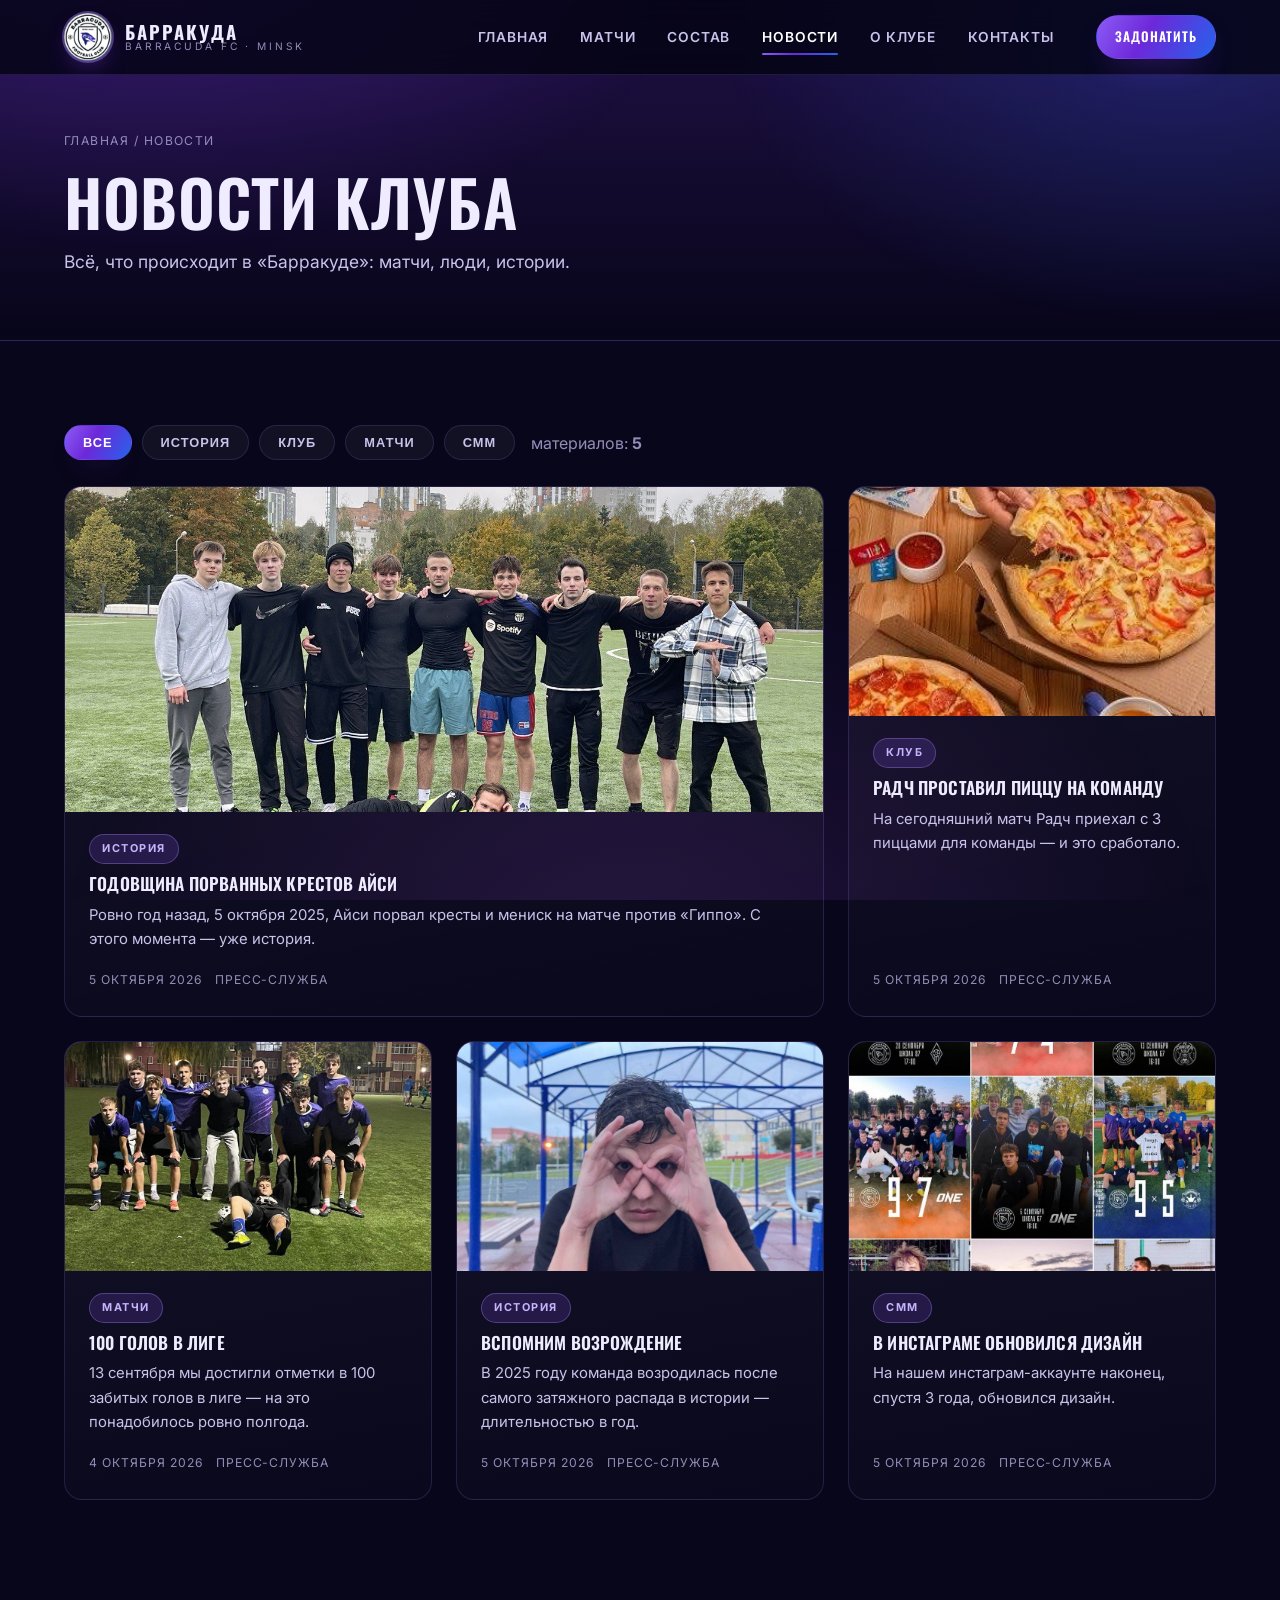
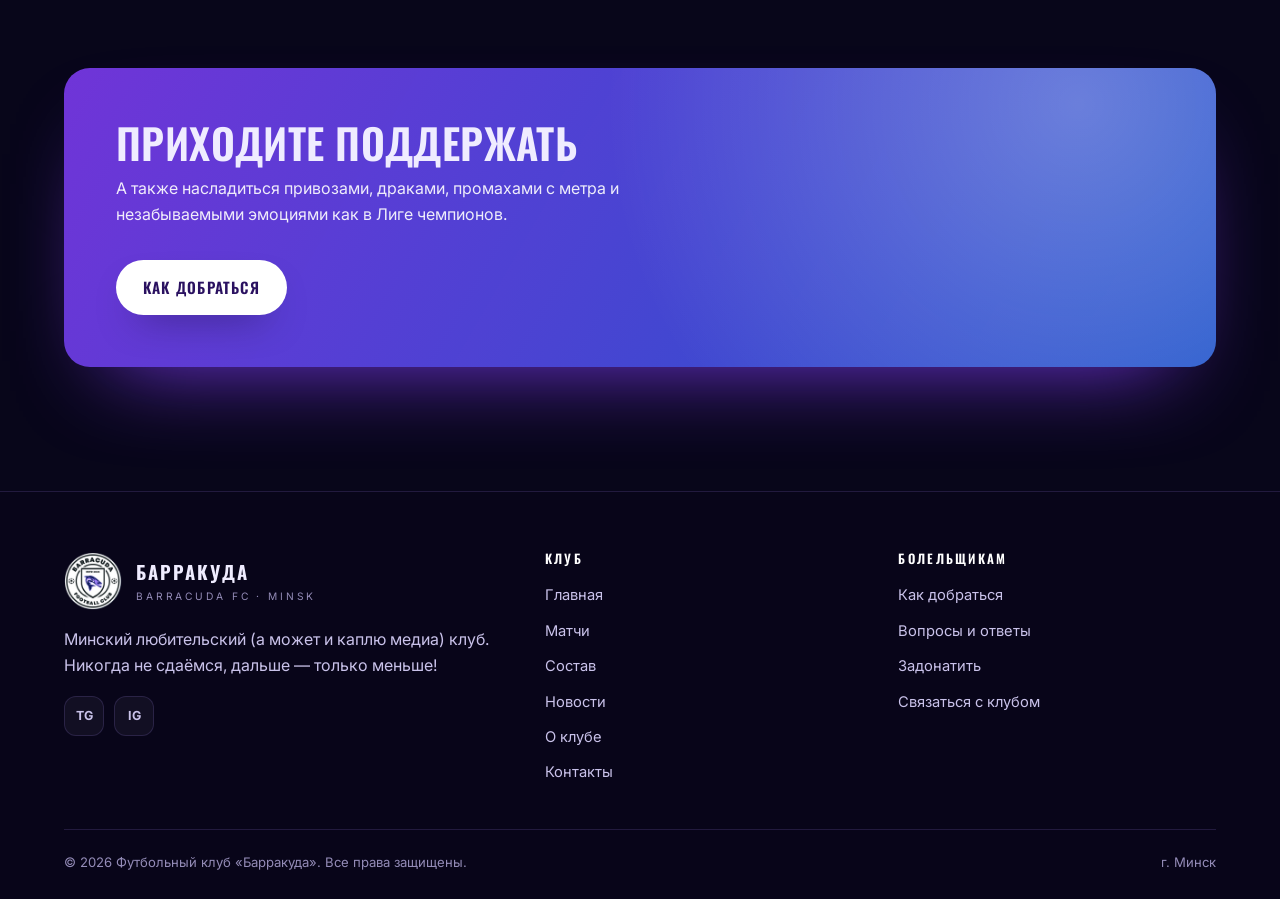
<file: barracuda-fc/news.html>
<!DOCTYPE html>
<html lang="ru">
<head>
<meta charset="utf-8">
<script>document.documentElement.classList.add("js");</script>
<meta name="viewport" content="width=device-width, initial-scale=1">
<title>Новости — ФК «Барракуда»</title>
<meta name="description" content="Новости ФК «Барракуда»: матчи, люди и истории команды.">
<meta name="theme-color" content="#08061a">
<meta property="og:type" content="website">
<meta property="og:site_name" content="Футбольный клуб «Барракуда»">
<meta property="og:title" content="Новости — ФК «Барракуда»">
<meta property="og:description" content="Новости ФК «Барракуда»: матчи, люди и истории команды.">
<meta property="og:image" content="assets/logo.png">
<link rel="icon" href="assets/favicon.png" sizes="any">
<link rel="apple-touch-icon" href="assets/apple-touch-icon.png">
<link rel="preconnect" href="https://fonts.googleapis.com">
<link rel="preconnect" href="https://fonts.gstatic.com" crossorigin>
<link href="https://fonts.googleapis.com/css2?family=Inter:wght@400;500;600;700&family=Oswald:wght@400;500;600;700&display=swap" rel="stylesheet">
<link rel="stylesheet" href="css/style.css?v=dd5f92a3">
</head>
<body>
<header class="site-header">
  <div class="container header-inner">
    <a class="brand" href="index.html">
      <span class="brand-mark"><img src="assets/logo.png" alt="Эмблема ФК «Барракуда»"></span>
      <span class="brand-text">
        <span class="brand-name">Барракуда</span>
        <span class="brand-tag">Barracuda FC · Minsk</span>
      </span>
    </a>
    <nav class="nav">
        <a href="index.html" class="">Главная</a>
        <a href="matches.html" class="">Матчи</a>
        <a href="squad.html" class="">Состав</a>
        <a href="news.html" class="active">Новости</a>
        <a href="club.html" class="">О клубе</a>
        <a href="contacts.html" class="">Контакты</a>
    </nav>
    <div class="header-actions">
      <a class="btn btn--sm" href="donate.html">Задонатить</a>
      <button class="burger" type="button" data-burger aria-label="Меню" aria-expanded="false"><span></span></button>
    </div>
  </div>
  <nav class="mobile-nav" data-mobile-nav>
      <a href="index.html">Главная</a>
      <a href="matches.html">Матчи</a>
      <a href="squad.html">Состав</a>
      <a href="news.html">Новости</a>
      <a href="club.html">О клубе</a>
      <a href="contacts.html">Контакты</a>
    <a class="btn" href="donate.html">Задонатить</a>
  </nav>
</header>
<section class="page-hero">
  <div class="container">
    <div class="breadcrumbs"><a href="index.html">Главная</a> / Новости</div>
    <h1>Новости клуба</h1>
    <p class="lead">Всё, что происходит в «Барракуде»: матчи, люди, истории.</p>
  </div>
</section>
<section class="section">
  <div class="container">
    <div class="filters" data-filter-group data-filter-scope="#newsGrid" style="margin-bottom:26px">
        <button class="chip active" type="button" data-filter="all">Все</button>
        <button class="chip" type="button" data-filter="История">История</button>
        <button class="chip" type="button" data-filter="Клуб">Клуб</button>
        <button class="chip" type="button" data-filter="Матчи">Матчи</button>
        <button class="chip" type="button" data-filter="СММ">СММ</button>
        <span class="muted" style="align-self:center;margin-left:6px">материалов: <b data-filter-count>5</b></span>
    </div>

    <div class="grid grid-3" id="newsGrid">
        <a class="card news-card reveal news-card--wide" href="news/godovshchina-porvannyh-krestov.html" data-cat="История">
          <div class="news-media"><img src="assets/news/ic3y.jpg" alt="Годовщина порванных крестов Айси" loading="lazy"></div>
          <div class="news-body">
            <span class="tag">История</span>
            <h3>Годовщина порванных крестов Айси</h3>
            <p>Ровно год назад, 5 октября 2025, Айси порвал кресты и мениск на матче против «Гиппо». С этого момента — уже история.</p>
            <div class="news-meta"><span>5 октября 2026</span><span>Пресс-служба</span></div>
          </div>
        </a>
        <a class="card news-card reveal" href="news/radch-prostavil-piccu.html" data-cat="Клуб">
          <div class="news-media"><img src="assets/news/pizza.jpg" alt="Радч проставил пиццу на команду" loading="lazy"></div>
          <div class="news-body">
            <span class="tag">Клуб</span>
            <h3>Радч проставил пиццу на команду</h3>
            <p>На сегодняшний матч Радч приехал с 3 пиццами для команды — и это сработало.</p>
            <div class="news-meta"><span>5 октября 2026</span><span>Пресс-служба</span></div>
          </div>
        </a>
        <a class="card news-card reveal" href="news/100-golov-v-lige.html" data-cat="Матчи">
          <div class="news-media"><img src="assets/news/100.jpg" alt="100 голов в лиге" loading="lazy"></div>
          <div class="news-body">
            <span class="tag">Матчи</span>
            <h3>100 голов в лиге</h3>
            <p>13 сентября мы достигли отметки в 100 забитых голов в лиге — на это понадобилось ровно полгода.</p>
            <div class="news-meta"><span>4 октября 2026</span><span>Пресс-служба</span></div>
          </div>
        </a>
        <a class="card news-card reveal" href="news/vspomnim-vozrozhdenie.html" data-cat="История">
          <div class="news-media"><img src="assets/news/vozr.jpg" alt="Вспомним возрождение" loading="lazy"></div>
          <div class="news-body">
            <span class="tag">История</span>
            <h3>Вспомним возрождение</h3>
            <p>В 2025 году команда возродилась после самого затяжного распада в истории — длительностью в год.</p>
            <div class="news-meta"><span>5 октября 2026</span><span>Пресс-служба</span></div>
          </div>
        </a>
        <a class="card news-card reveal" href="news/instagram-novyj-dizajn.html" data-cat="СММ">
          <div class="news-media"><img src="assets/news/inst.jpg" alt="В инстаграме обновился дизайн" loading="lazy"></div>
          <div class="news-body">
            <span class="tag">СММ</span>
            <h3>В инстаграме обновился дизайн</h3>
            <p>На нашем инстаграм-аккаунте наконец, спустя 3 года, обновился дизайн.</p>
            <div class="news-meta"><span>5 октября 2026</span><span>Пресс-служба</span></div>
          </div>
        </a>
    </div>
  </div>
</section>


<section class="section">
  <div class="container">
    <div class="cta-band reveal">
      <h2>Приходите поддержать</h2>
      <p>А также насладиться привозами, драками, промахами с метра и незабываемыми эмоциями как в Лиге чемпионов.</p>
      <div class="btn-row mt-32">
        <a class="btn" href="club.html#stadium">Как добраться</a>
      </div>
    </div>
  </div>
</section>

<footer class="site-footer">
  <div class="container">
    <div class="footer-grid">
      <div class="footer-col">
        <div class="footer-brand">
          <img src="assets/logo.png" alt="Эмблема ФК «Барракуда»">
          <div>
            <div class="brand-name">Барракуда</div>
            <div class="brand-tag">Barracuda FC · Minsk</div>
          </div>
        </div>
        <p>Минский любительский (а может и каплю медиа) клуб. Никогда не сдаёмся, дальше — только меньше!</p>
        <div class="socials">
          <a href="https://t.me/fcbarracuda" title="Telegram" target="_blank" rel="noopener">TG</a>
          <a href="https://www.instagram.com/barracudkafc/" title="Instagram" target="_blank" rel="noopener">IG</a>
        </div>
      </div>
      <div class="footer-col">
        <h4>Клуб</h4>
        <ul>
          <li><a href="index.html">Главная</a></li>
          <li><a href="matches.html">Матчи</a></li>
          <li><a href="squad.html">Состав</a></li>
          <li><a href="news.html">Новости</a></li>
          <li><a href="club.html">О клубе</a></li>
          <li><a href="contacts.html">Контакты</a></li>
        </ul>
      </div>
      <div class="footer-col">
        <h4>Болельщикам</h4>
        <ul>
          <li><a href="club.html#stadium">Как добраться</a></li>
          <li><a href="contacts.html#faq">Вопросы и ответы</a></li>
          <li><a href="donate.html">Задонатить</a></li>
          <li><a href="contacts.html">Связаться с клубом</a></li>
        </ul>
      </div>
    </div>
    <div class="footer-bottom">
      <span>© <span data-year>2026</span> Футбольный клуб «Барракуда». Все права защищены.</span>
      <span>г. Минск</span>
    </div>
  </div>
</footer>
<script src="js/main.js?v=dd5f92a3"></script>
</body>
</html>
</file>
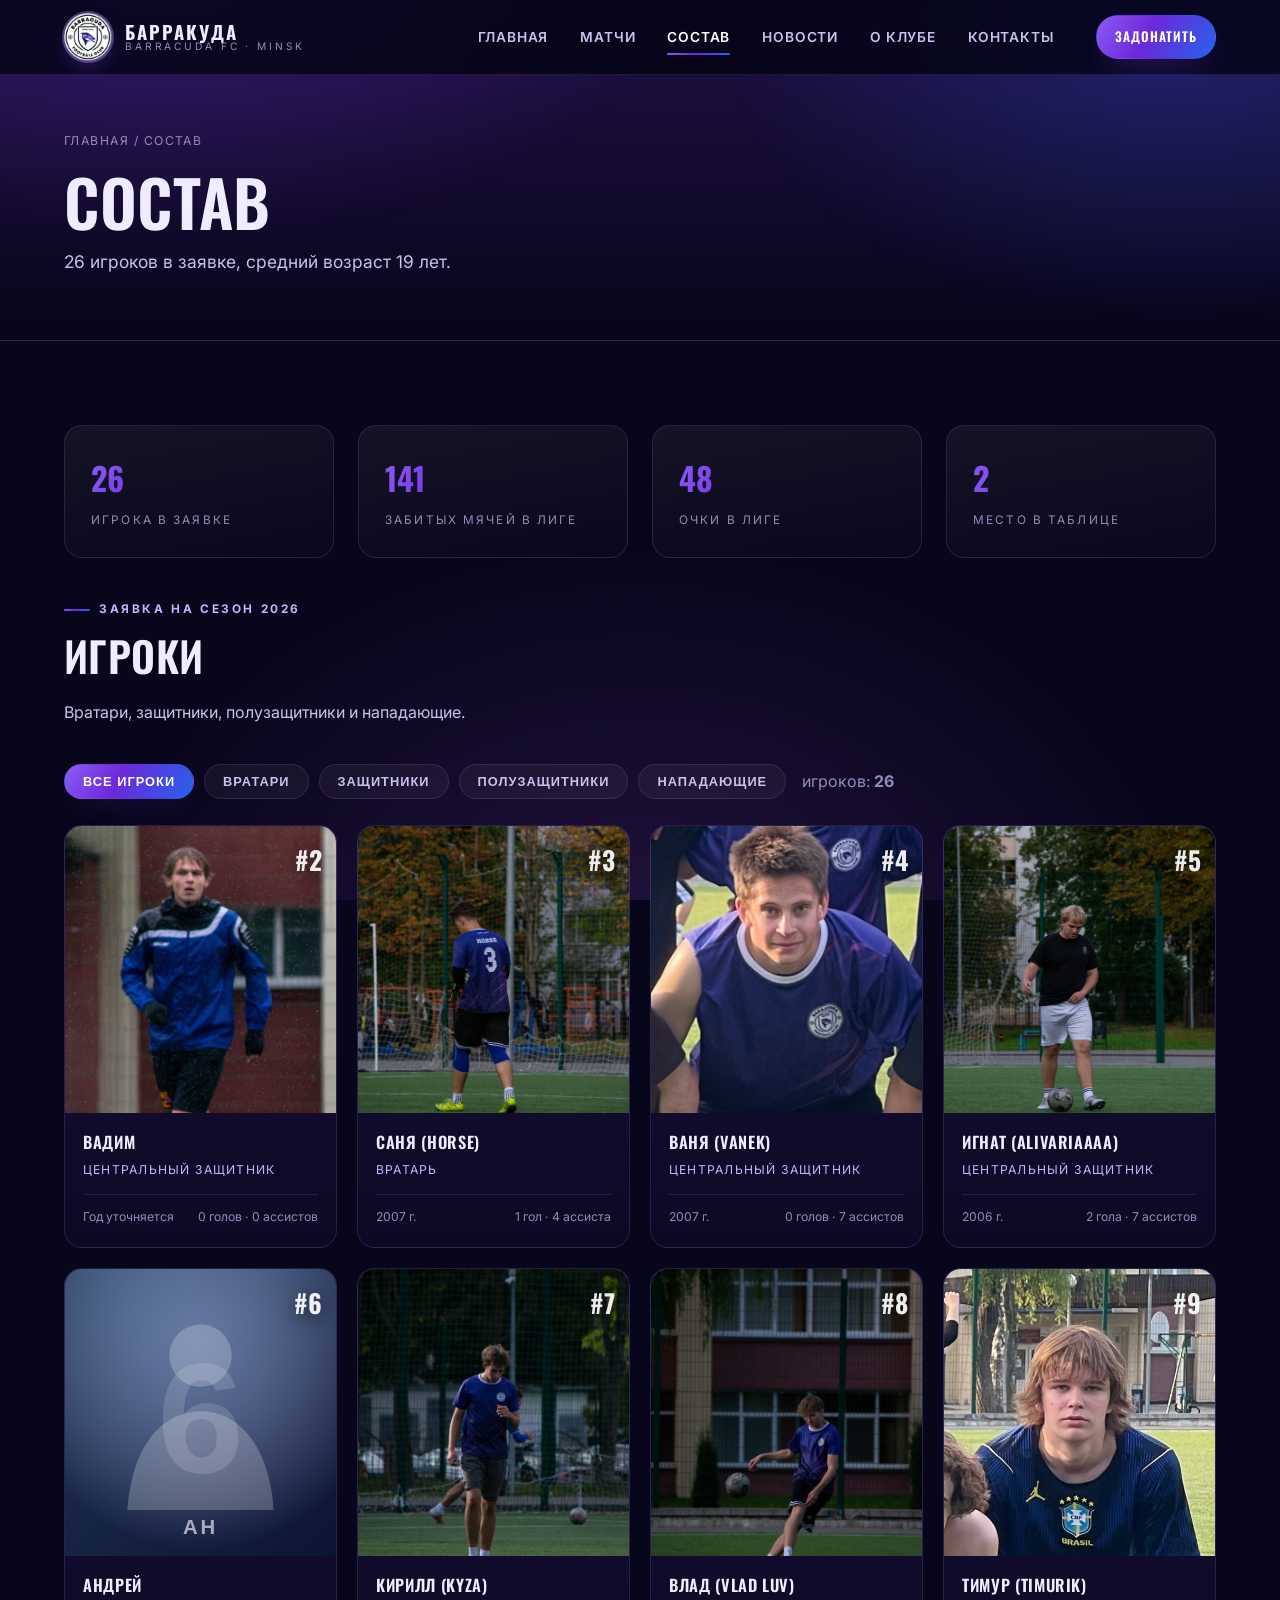
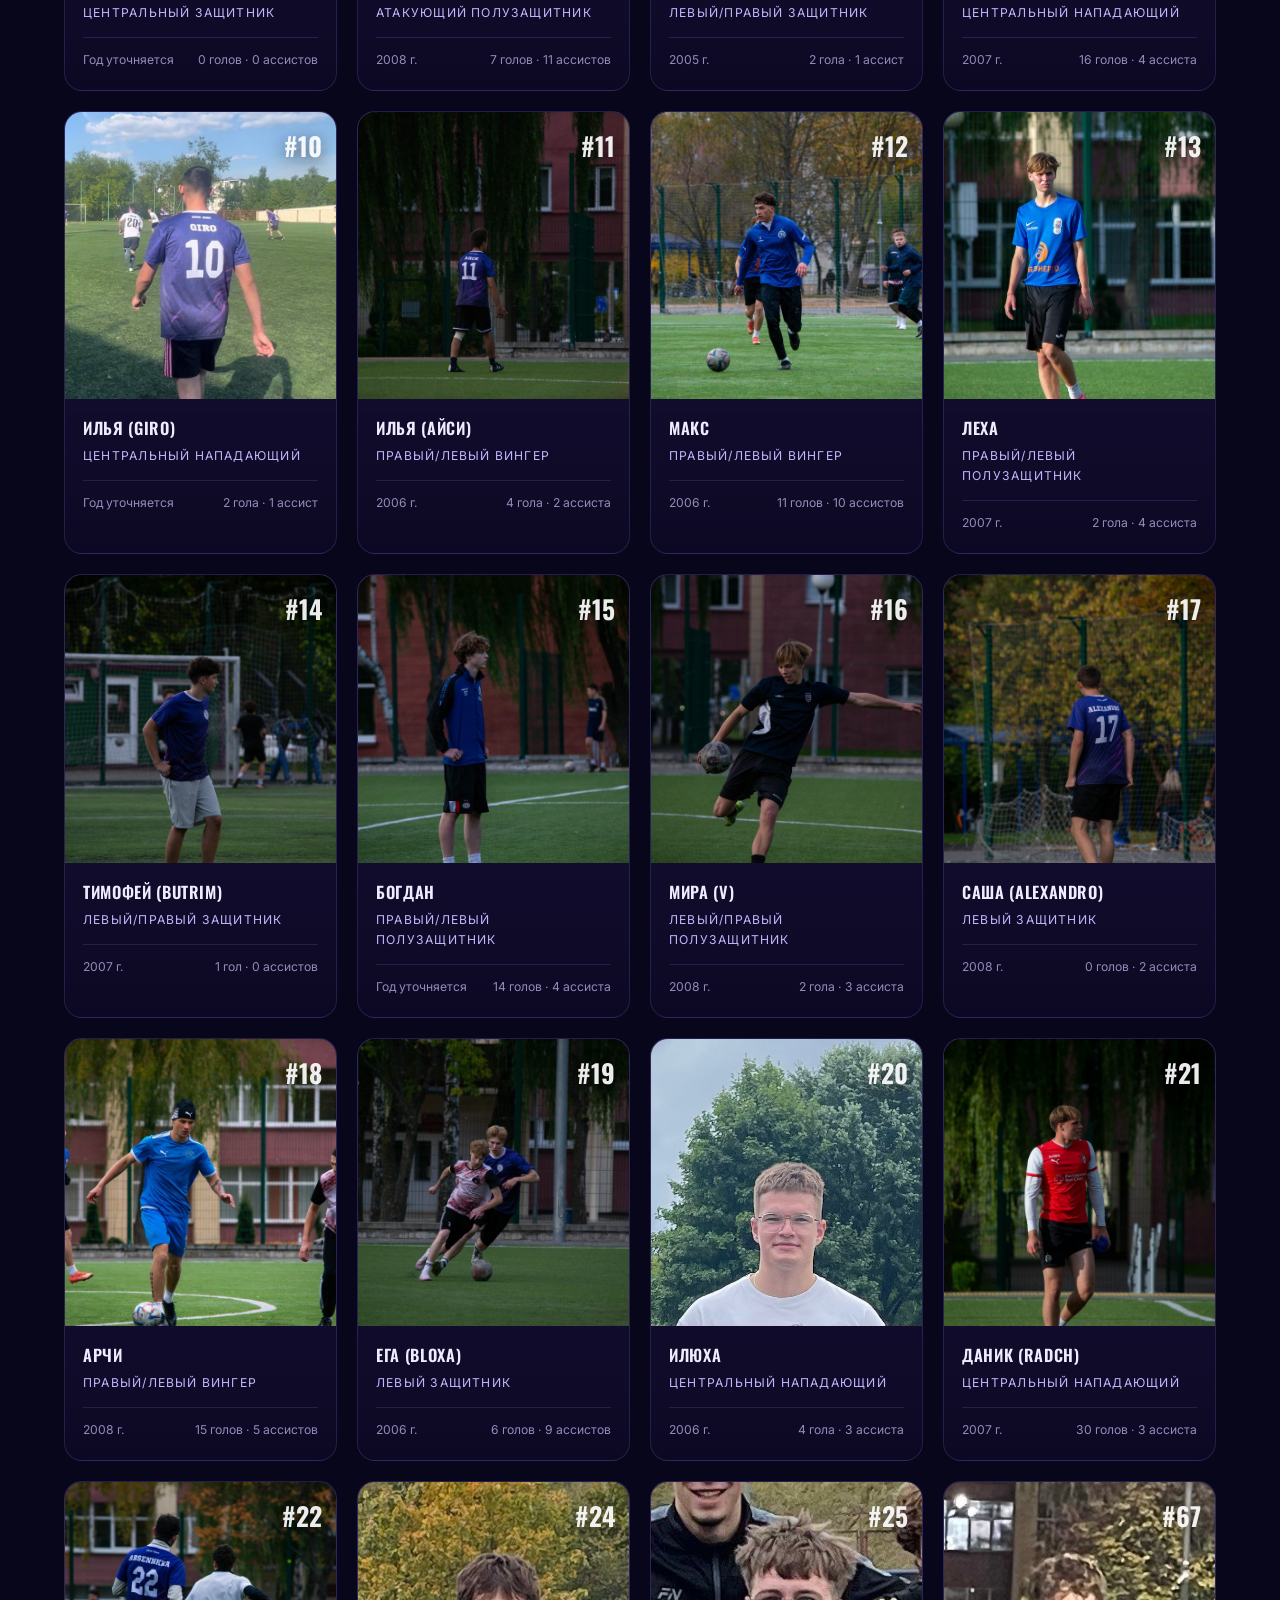
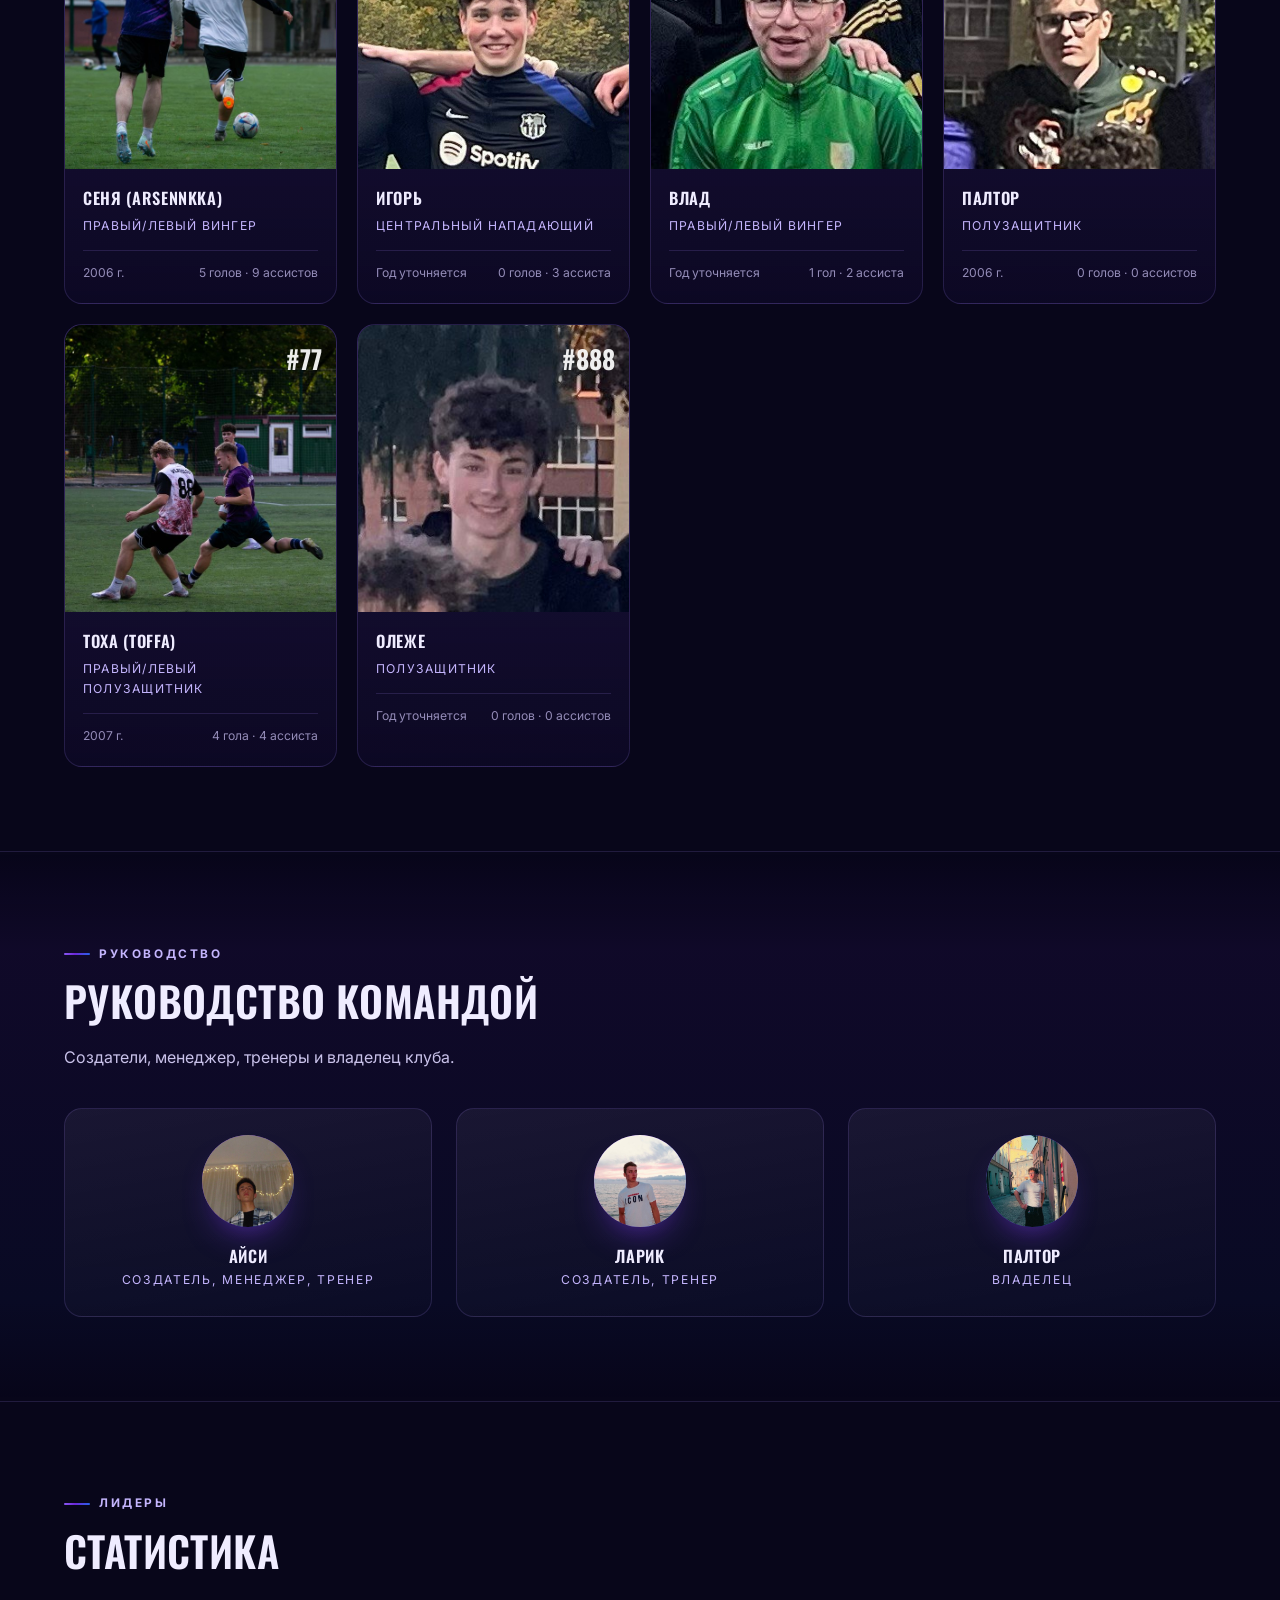
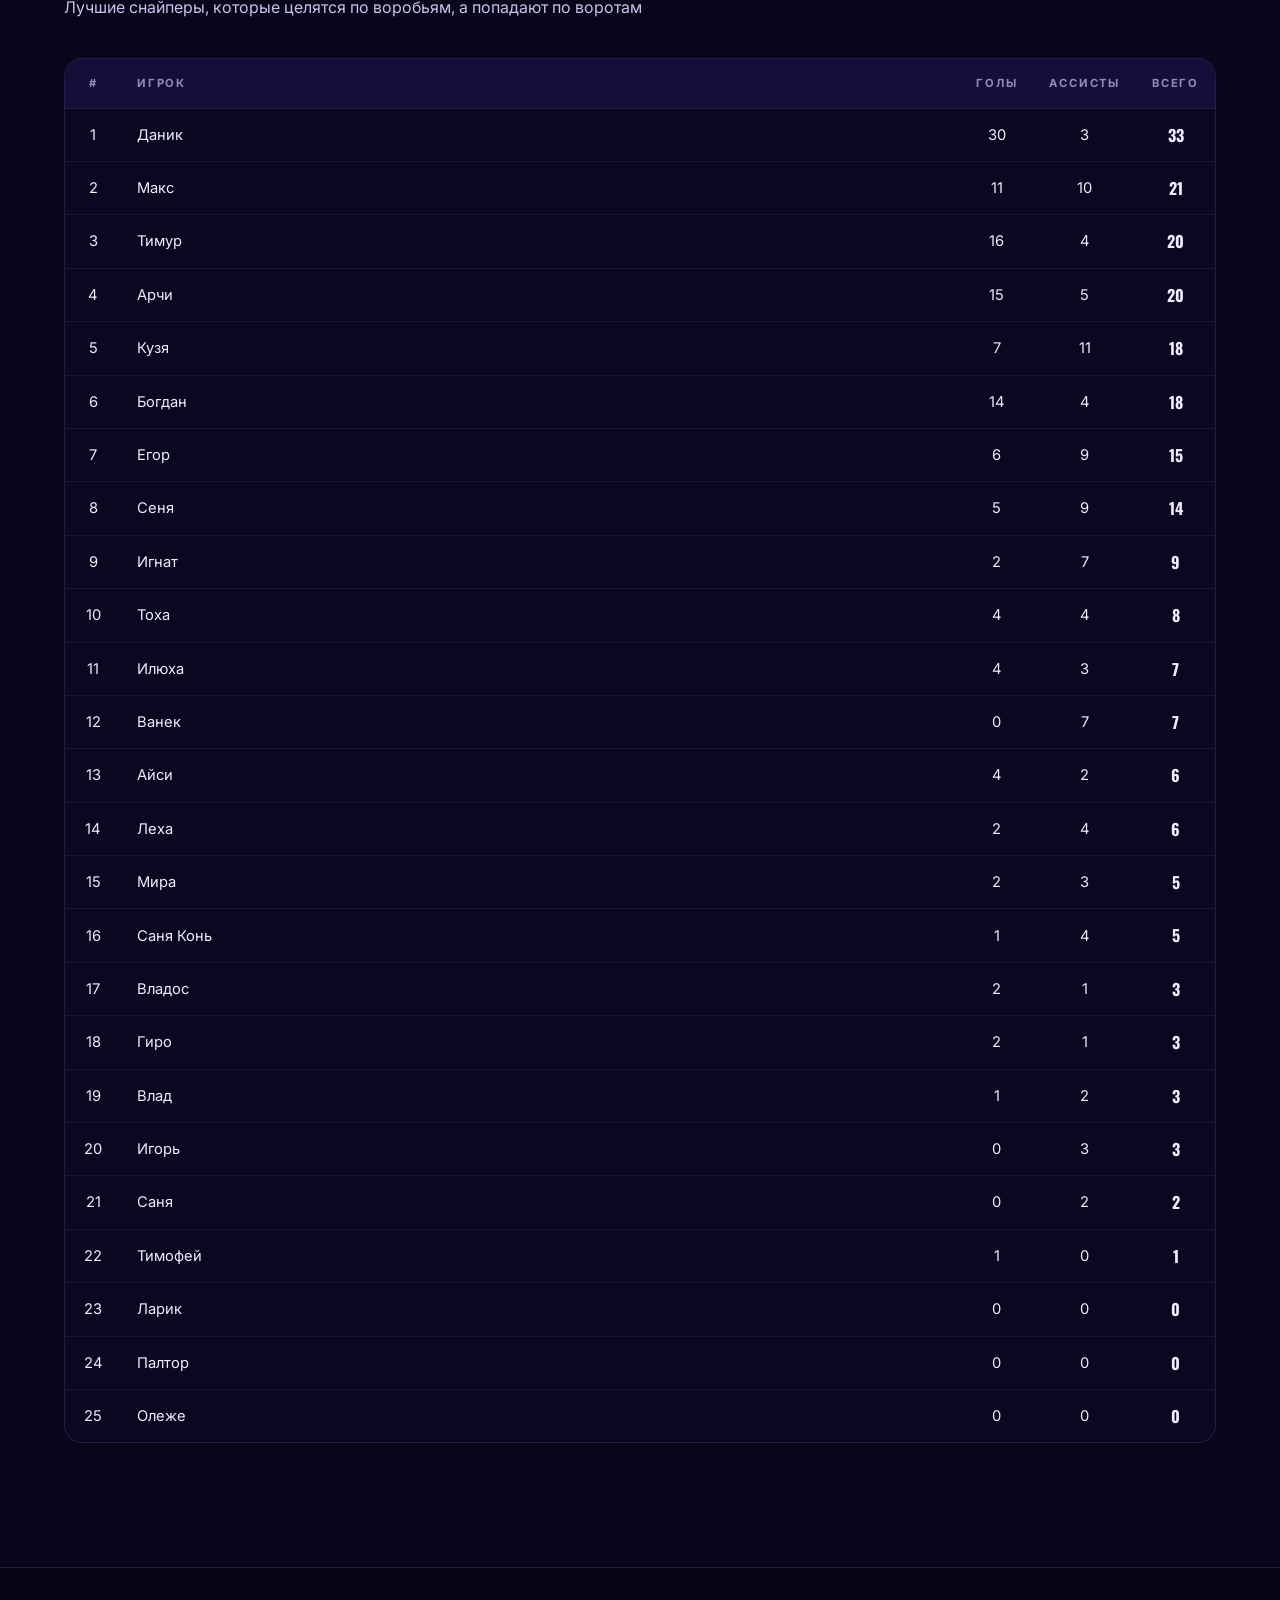
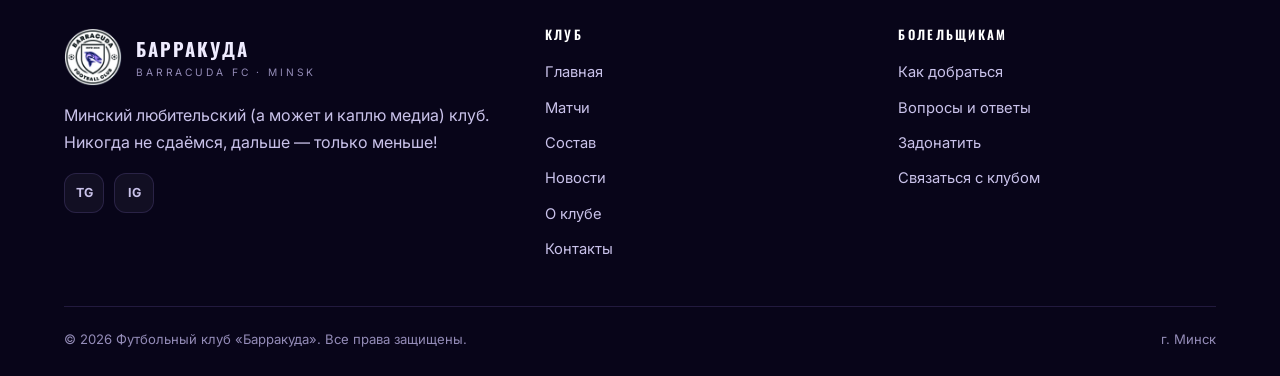
<file: barracuda-fc/squad.html>
<!DOCTYPE html>
<html lang="ru">
<head>
<meta charset="utf-8">
<script>document.documentElement.classList.add("js");</script>
<meta name="viewport" content="width=device-width, initial-scale=1">
<title>Состав — ФК «Барракуда»</title>
<meta name="description" content="Состав ФК «Барракуда»: игроки команды, голы и голевые передачи.">
<meta name="theme-color" content="#08061a">
<meta property="og:type" content="website">
<meta property="og:site_name" content="Футбольный клуб «Барракуда»">
<meta property="og:title" content="Состав — ФК «Барракуда»">
<meta property="og:description" content="Состав ФК «Барракуда»: игроки команды, голы и голевые передачи.">
<meta property="og:image" content="assets/logo.png">
<link rel="icon" href="assets/favicon.png" sizes="any">
<link rel="apple-touch-icon" href="assets/apple-touch-icon.png">
<link rel="preconnect" href="https://fonts.googleapis.com">
<link rel="preconnect" href="https://fonts.gstatic.com" crossorigin>
<link href="https://fonts.googleapis.com/css2?family=Inter:wght@400;500;600;700&family=Oswald:wght@400;500;600;700&display=swap" rel="stylesheet">
<link rel="stylesheet" href="css/style.css?v=dd5f92a3">
</head>
<body>
<header class="site-header">
  <div class="container header-inner">
    <a class="brand" href="index.html">
      <span class="brand-mark"><img src="assets/logo.png" alt="Эмблема ФК «Барракуда»"></span>
      <span class="brand-text">
        <span class="brand-name">Барракуда</span>
        <span class="brand-tag">Barracuda FC · Minsk</span>
      </span>
    </a>
    <nav class="nav">
        <a href="index.html" class="">Главная</a>
        <a href="matches.html" class="">Матчи</a>
        <a href="squad.html" class="active">Состав</a>
        <a href="news.html" class="">Новости</a>
        <a href="club.html" class="">О клубе</a>
        <a href="contacts.html" class="">Контакты</a>
    </nav>
    <div class="header-actions">
      <a class="btn btn--sm" href="donate.html">Задонатить</a>
      <button class="burger" type="button" data-burger aria-label="Меню" aria-expanded="false"><span></span></button>
    </div>
  </div>
  <nav class="mobile-nav" data-mobile-nav>
      <a href="index.html">Главная</a>
      <a href="matches.html">Матчи</a>
      <a href="squad.html">Состав</a>
      <a href="news.html">Новости</a>
      <a href="club.html">О клубе</a>
      <a href="contacts.html">Контакты</a>
    <a class="btn" href="donate.html">Задонатить</a>
  </nav>
</header>
<section class="page-hero">
  <div class="container">
    <div class="breadcrumbs"><a href="index.html">Главная</a> / Состав</div>
    <h1>Состав</h1>
    <p class="lead">26 игроков в заявке, средний возраст 19 лет.</p>
  </div>
</section>
<section class="section">
  <div class="container">
    <div class="grid grid-4" style="margin-bottom:34px">
      <div class="card reveal"><div class="card-num">26</div><div class="stat-label">Игрока в заявке</div></div>
      <div class="card reveal" data-delay="80"><div class="card-num">141</div><div class="stat-label">Забитых мячей в лиге</div></div>
      <div class="card reveal" data-delay="160"><div class="card-num">48</div><div class="stat-label">Очки в лиге</div></div>
      <div class="card reveal" data-delay="240"><div class="card-num">2</div><div class="stat-label">Место в таблице</div></div>
    </div>

    <div class="section-head">
      <div>
        <div class="eyebrow">Заявка на сезон 2026</div>
        <h2>Игроки</h2>
        <p>Вратари, защитники, полузащитники и нападающие.</p>
      </div>
    </div>

    <div class="filters" data-filter-group data-filter-scope="#squadGrid" style="margin-bottom:26px">
        <button class="chip active" type="button" data-filter="all">Все игроки</button>
        <button class="chip" type="button" data-filter="gk">Вратари</button>
        <button class="chip" type="button" data-filter="df">Защитники</button>
        <button class="chip" type="button" data-filter="mf">Полузащитники</button>
        <button class="chip" type="button" data-filter="fw">Нападающие</button>
        <span class="muted" style="align-self:center;margin-left:6px">игроков: <b data-filter-count>26</b></span>
    </div>

    <div class="squad-grid" id="squadGrid">
        <article class="player-card reveal" data-cat="df">
          <div class="player-photo">
            <img src="assets/players/p2.jpg" alt="Вадим" loading="lazy">
            <span class="player-num">#2</span>
          </div>
          <div class="player-info">
            <div class="player-name">Вадим</div>
            <div class="player-pos">Центральный защитник</div>
            <div class="player-meta">
              <span>Год уточняется</span>
              <span>0 голов · 0 ассистов</span>
            </div>
          </div>
        </article>
        <article class="player-card reveal" data-cat="gk">
          <div class="player-photo">
            <img src="assets/players/p3.jpg" alt="Саня (HORSE)" loading="lazy">
            <span class="player-num">#3</span>
          </div>
          <div class="player-info">
            <div class="player-name">Саня (HORSE)</div>
            <div class="player-pos">Вратарь</div>
            <div class="player-meta">
              <span>2007 г.</span>
              <span>1 гол · 4 ассиста</span>
            </div>
          </div>
        </article>
        <article class="player-card reveal" data-cat="df">
          <div class="player-photo">
            <img src="assets/players/p4.jpg" alt="Ваня (VANEK)" loading="lazy">
            <span class="player-num">#4</span>
          </div>
          <div class="player-info">
            <div class="player-name">Ваня (VANEK)</div>
            <div class="player-pos">Центральный защитник</div>
            <div class="player-meta">
              <span>2007 г.</span>
              <span>0 голов · 7 ассистов</span>
            </div>
          </div>
        </article>
        <article class="player-card reveal" data-cat="df">
          <div class="player-photo">
            <img src="assets/players/p5.jpg" alt="Игнат (ALIVARIAAAA)" loading="lazy">
            <span class="player-num">#5</span>
          </div>
          <div class="player-info">
            <div class="player-name">Игнат (ALIVARIAAAA)</div>
            <div class="player-pos">Центральный защитник</div>
            <div class="player-meta">
              <span>2006 г.</span>
              <span>2 гола · 7 ассистов</span>
            </div>
          </div>
        </article>
        <article class="player-card reveal" data-cat="df">
          <div class="player-photo">
            <img src="assets/players/p6.svg" alt="Андрей" loading="lazy">
            <span class="player-num">#6</span>
          </div>
          <div class="player-info">
            <div class="player-name">Андрей</div>
            <div class="player-pos">Центральный защитник</div>
            <div class="player-meta">
              <span>Год уточняется</span>
              <span>0 голов · 0 ассистов</span>
            </div>
          </div>
        </article>
        <article class="player-card reveal" data-cat="mf">
          <div class="player-photo">
            <img src="assets/players/p7.jpg" alt="Кирилл (KYZA)" loading="lazy">
            <span class="player-num">#7</span>
          </div>
          <div class="player-info">
            <div class="player-name">Кирилл (KYZA)</div>
            <div class="player-pos">Атакующий полузащитник</div>
            <div class="player-meta">
              <span>2008 г.</span>
              <span>7 голов · 11 ассистов</span>
            </div>
          </div>
        </article>
        <article class="player-card reveal" data-cat="df">
          <div class="player-photo">
            <img src="assets/players/p8.jpg" alt="Влад (VLAD LUV)" loading="lazy">
            <span class="player-num">#8</span>
          </div>
          <div class="player-info">
            <div class="player-name">Влад (VLAD LUV)</div>
            <div class="player-pos">Левый/правый защитник</div>
            <div class="player-meta">
              <span>2005 г.</span>
              <span>2 гола · 1 ассист</span>
            </div>
          </div>
        </article>
        <article class="player-card reveal" data-cat="fw">
          <div class="player-photo">
            <img src="assets/players/p9.jpg" alt="Тимур (TIMURIK)" loading="lazy">
            <span class="player-num">#9</span>
          </div>
          <div class="player-info">
            <div class="player-name">Тимур (TIMURIK)</div>
            <div class="player-pos">Центральный нападающий</div>
            <div class="player-meta">
              <span>2007 г.</span>
              <span>16 голов · 4 ассиста</span>
            </div>
          </div>
        </article>
        <article class="player-card reveal" data-cat="fw">
          <div class="player-photo">
            <img src="assets/players/p10.jpg" alt="Илья (GIRO)" loading="lazy">
            <span class="player-num">#10</span>
          </div>
          <div class="player-info">
            <div class="player-name">Илья (GIRO)</div>
            <div class="player-pos">Центральный нападающий</div>
            <div class="player-meta">
              <span>Год уточняется</span>
              <span>2 гола · 1 ассист</span>
            </div>
          </div>
        </article>
        <article class="player-card reveal" data-cat="mf">
          <div class="player-photo">
            <img src="assets/players/p11.jpg" alt="Илья (АЙСИ)" loading="lazy">
            <span class="player-num">#11</span>
          </div>
          <div class="player-info">
            <div class="player-name">Илья (АЙСИ)</div>
            <div class="player-pos">Правый/левый вингер</div>
            <div class="player-meta">
              <span>2006 г.</span>
              <span>4 гола · 2 ассиста</span>
            </div>
          </div>
        </article>
        <article class="player-card reveal" data-cat="mf">
          <div class="player-photo">
            <img src="assets/players/p12.jpg" alt="Макс" loading="lazy">
            <span class="player-num">#12</span>
          </div>
          <div class="player-info">
            <div class="player-name">Макс</div>
            <div class="player-pos">Правый/левый вингер</div>
            <div class="player-meta">
              <span>2006 г.</span>
              <span>11 голов · 10 ассистов</span>
            </div>
          </div>
        </article>
        <article class="player-card reveal" data-cat="mf">
          <div class="player-photo">
            <img src="assets/players/p13.jpg" alt="Леха" loading="lazy">
            <span class="player-num">#13</span>
          </div>
          <div class="player-info">
            <div class="player-name">Леха</div>
            <div class="player-pos">Правый/левый полузащитник</div>
            <div class="player-meta">
              <span>2007 г.</span>
              <span>2 гола · 4 ассиста</span>
            </div>
          </div>
        </article>
        <article class="player-card reveal" data-cat="df">
          <div class="player-photo">
            <img src="assets/players/p14.jpg" alt="Тимофей (BUTRIM)" loading="lazy">
            <span class="player-num">#14</span>
          </div>
          <div class="player-info">
            <div class="player-name">Тимофей (BUTRIM)</div>
            <div class="player-pos">Левый/правый защитник</div>
            <div class="player-meta">
              <span>2007 г.</span>
              <span>1 гол · 0 ассистов</span>
            </div>
          </div>
        </article>
        <article class="player-card reveal" data-cat="mf">
          <div class="player-photo">
            <img src="assets/players/p15.jpg" alt="Богдан" loading="lazy">
            <span class="player-num">#15</span>
          </div>
          <div class="player-info">
            <div class="player-name">Богдан</div>
            <div class="player-pos">Правый/левый полузащитник</div>
            <div class="player-meta">
              <span>Год уточняется</span>
              <span>14 голов · 4 ассиста</span>
            </div>
          </div>
        </article>
        <article class="player-card reveal" data-cat="mf">
          <div class="player-photo">
            <img src="assets/players/p16.jpg" alt="Мира (V)" loading="lazy">
            <span class="player-num">#16</span>
          </div>
          <div class="player-info">
            <div class="player-name">Мира (V)</div>
            <div class="player-pos">Левый/правый полузащитник</div>
            <div class="player-meta">
              <span>2008 г.</span>
              <span>2 гола · 3 ассиста</span>
            </div>
          </div>
        </article>
        <article class="player-card reveal" data-cat="df">
          <div class="player-photo">
            <img src="assets/players/p17.jpg" alt="Саша (ALEXANDRO)" loading="lazy">
            <span class="player-num">#17</span>
          </div>
          <div class="player-info">
            <div class="player-name">Саша (ALEXANDRO)</div>
            <div class="player-pos">Левый защитник</div>
            <div class="player-meta">
              <span>2008 г.</span>
              <span>0 голов · 2 ассиста</span>
            </div>
          </div>
        </article>
        <article class="player-card reveal" data-cat="mf">
          <div class="player-photo">
            <img src="assets/players/p18.jpg" alt="Арчи" loading="lazy">
            <span class="player-num">#18</span>
          </div>
          <div class="player-info">
            <div class="player-name">Арчи</div>
            <div class="player-pos">Правый/левый вингер</div>
            <div class="player-meta">
              <span>2008 г.</span>
              <span>15 голов · 5 ассистов</span>
            </div>
          </div>
        </article>
        <article class="player-card reveal" data-cat="df">
          <div class="player-photo">
            <img src="assets/players/p19.jpg" alt="Ега (BLOXA)" loading="lazy">
            <span class="player-num">#19</span>
          </div>
          <div class="player-info">
            <div class="player-name">Ега (BLOXA)</div>
            <div class="player-pos">Левый защитник</div>
            <div class="player-meta">
              <span>2006 г.</span>
              <span>6 голов · 9 ассистов</span>
            </div>
          </div>
        </article>
        <article class="player-card reveal" data-cat="fw">
          <div class="player-photo">
            <img src="assets/players/p20.jpg" alt="Илюха" loading="lazy">
            <span class="player-num">#20</span>
          </div>
          <div class="player-info">
            <div class="player-name">Илюха</div>
            <div class="player-pos">Центральный нападающий</div>
            <div class="player-meta">
              <span>2006 г.</span>
              <span>4 гола · 3 ассиста</span>
            </div>
          </div>
        </article>
        <article class="player-card reveal" data-cat="fw">
          <div class="player-photo">
            <img src="assets/players/p21.jpg" alt="Даник (RADCH)" loading="lazy">
            <span class="player-num">#21</span>
          </div>
          <div class="player-info">
            <div class="player-name">Даник (RADCH)</div>
            <div class="player-pos">Центральный нападающий</div>
            <div class="player-meta">
              <span>2007 г.</span>
              <span>30 голов · 3 ассиста</span>
            </div>
          </div>
        </article>
        <article class="player-card reveal" data-cat="mf">
          <div class="player-photo">
            <img src="assets/players/p22.jpg" alt="Сеня (ARSENNKKA)" loading="lazy">
            <span class="player-num">#22</span>
          </div>
          <div class="player-info">
            <div class="player-name">Сеня (ARSENNKKA)</div>
            <div class="player-pos">Правый/левый вингер</div>
            <div class="player-meta">
              <span>2006 г.</span>
              <span>5 голов · 9 ассистов</span>
            </div>
          </div>
        </article>
        <article class="player-card reveal" data-cat="fw">
          <div class="player-photo">
            <img src="assets/players/p24.jpg" alt="Игорь" loading="lazy">
            <span class="player-num">#24</span>
          </div>
          <div class="player-info">
            <div class="player-name">Игорь</div>
            <div class="player-pos">Центральный нападающий</div>
            <div class="player-meta">
              <span>Год уточняется</span>
              <span>0 голов · 3 ассиста</span>
            </div>
          </div>
        </article>
        <article class="player-card reveal" data-cat="mf">
          <div class="player-photo">
            <img src="assets/players/p25.jpg" alt="Влад" loading="lazy">
            <span class="player-num">#25</span>
          </div>
          <div class="player-info">
            <div class="player-name">Влад</div>
            <div class="player-pos">Правый/левый вингер</div>
            <div class="player-meta">
              <span>Год уточняется</span>
              <span>1 гол · 2 ассиста</span>
            </div>
          </div>
        </article>
        <article class="player-card reveal" data-cat="mf">
          <div class="player-photo">
            <img src="assets/players/p67.jpg" alt="Палтор" loading="lazy">
            <span class="player-num">#67</span>
          </div>
          <div class="player-info">
            <div class="player-name">Палтор</div>
            <div class="player-pos">Полузащитник</div>
            <div class="player-meta">
              <span>2006 г.</span>
              <span>0 голов · 0 ассистов</span>
            </div>
          </div>
        </article>
        <article class="player-card reveal" data-cat="mf">
          <div class="player-photo">
            <img src="assets/players/p77.jpg" alt="Тоха (TOFFA)" loading="lazy">
            <span class="player-num">#77</span>
          </div>
          <div class="player-info">
            <div class="player-name">Тоха (TOFFA)</div>
            <div class="player-pos">Правый/левый полузащитник</div>
            <div class="player-meta">
              <span>2007 г.</span>
              <span>4 гола · 4 ассиста</span>
            </div>
          </div>
        </article>
        <article class="player-card reveal" data-cat="mf">
          <div class="player-photo">
            <img src="assets/players/p888.jpg" alt="Олеже" loading="lazy">
            <span class="player-num">#888</span>
          </div>
          <div class="player-info">
            <div class="player-name">Олеже</div>
            <div class="player-pos">Полузащитник</div>
            <div class="player-meta">
              <span>Год уточняется</span>
              <span>0 голов · 0 ассистов</span>
            </div>
          </div>
        </article>
    </div>
  </div>
</section>

<section class="section section--soft">
  <div class="container">
    <div class="section-head">
      <div>
        <div class="eyebrow">Руководство</div>
        <h2>Руководство командой</h2>
        <p>Создатели, менеджер, тренеры и владелец клуба.</p>
      </div>
    </div>
    <div class="grid grid-3">
        <div class="card staff-card reveal" data-delay="0">
          <div class="staff-avatar"><img src="assets/staff/ajsi.jpg" alt="Айси"></div>
          <div class="player-name">Айси</div>
          <div class="staff-role">Создатель, менеджер, тренер</div>
        </div>
        <div class="card staff-card reveal" data-delay="70">
          <div class="staff-avatar"><img src="assets/staff/larik.jpg" alt="Ларик"></div>
          <div class="player-name">Ларик</div>
          <div class="staff-role">Создатель, тренер</div>
        </div>
        <div class="card staff-card reveal" data-delay="140">
          <div class="staff-avatar"><img src="assets/staff/paltor.jpg" alt="Палтор"></div>
          <div class="player-name">Палтор</div>
          <div class="staff-role">Владелец</div>
        </div>
    </div>
  </div>
</section>

<section class="section">
  <div class="container">
    <div class="section-head">
      <div>
        <div class="eyebrow">Лидеры</div>
        <h2>Статистика</h2>
        <p>Лучшие снайперы, которые целятся по воробьям, а попадают по воротам</p>
      </div>
    </div>
      <div class="table-wrap">
        <table>
          <thead>
            <tr>
              <th class="num">#</th><th>Игрок</th>
              <th class="num" title="Голы">Голы</th>
              <th class="num" title="Голевые передачи">Ассисты</th>
              <th class="num" title="Голы + ассисты">Всего</th>
            </tr>
          </thead>
          <tbody>
          <tr>
            <td class="num">1</td>
            <td>Даник</td>
            <td class="num">30</td>
            <td class="num">3</td>
            <td class="num pts">33</td>
          </tr>
          <tr>
            <td class="num">2</td>
            <td>Макс</td>
            <td class="num">11</td>
            <td class="num">10</td>
            <td class="num pts">21</td>
          </tr>
          <tr>
            <td class="num">3</td>
            <td>Тимур</td>
            <td class="num">16</td>
            <td class="num">4</td>
            <td class="num pts">20</td>
          </tr>
          <tr>
            <td class="num">4</td>
            <td>Арчи</td>
            <td class="num">15</td>
            <td class="num">5</td>
            <td class="num pts">20</td>
          </tr>
          <tr>
            <td class="num">5</td>
            <td>Кузя</td>
            <td class="num">7</td>
            <td class="num">11</td>
            <td class="num pts">18</td>
          </tr>
          <tr>
            <td class="num">6</td>
            <td>Богдан</td>
            <td class="num">14</td>
            <td class="num">4</td>
            <td class="num pts">18</td>
          </tr>
          <tr>
            <td class="num">7</td>
            <td>Егор</td>
            <td class="num">6</td>
            <td class="num">9</td>
            <td class="num pts">15</td>
          </tr>
          <tr>
            <td class="num">8</td>
            <td>Сеня</td>
            <td class="num">5</td>
            <td class="num">9</td>
            <td class="num pts">14</td>
          </tr>
          <tr>
            <td class="num">9</td>
            <td>Игнат</td>
            <td class="num">2</td>
            <td class="num">7</td>
            <td class="num pts">9</td>
          </tr>
          <tr>
            <td class="num">10</td>
            <td>Тоха</td>
            <td class="num">4</td>
            <td class="num">4</td>
            <td class="num pts">8</td>
          </tr>
          <tr>
            <td class="num">11</td>
            <td>Илюха</td>
            <td class="num">4</td>
            <td class="num">3</td>
            <td class="num pts">7</td>
          </tr>
          <tr>
            <td class="num">12</td>
            <td>Ванек</td>
            <td class="num">0</td>
            <td class="num">7</td>
            <td class="num pts">7</td>
          </tr>
          <tr>
            <td class="num">13</td>
            <td>Айси</td>
            <td class="num">4</td>
            <td class="num">2</td>
            <td class="num pts">6</td>
          </tr>
          <tr>
            <td class="num">14</td>
            <td>Леха</td>
            <td class="num">2</td>
            <td class="num">4</td>
            <td class="num pts">6</td>
          </tr>
          <tr>
            <td class="num">15</td>
            <td>Мира</td>
            <td class="num">2</td>
            <td class="num">3</td>
            <td class="num pts">5</td>
          </tr>
          <tr>
            <td class="num">16</td>
            <td>Саня Конь</td>
            <td class="num">1</td>
            <td class="num">4</td>
            <td class="num pts">5</td>
          </tr>
          <tr>
            <td class="num">17</td>
            <td>Владос</td>
            <td class="num">2</td>
            <td class="num">1</td>
            <td class="num pts">3</td>
          </tr>
          <tr>
            <td class="num">18</td>
            <td>Гиро</td>
            <td class="num">2</td>
            <td class="num">1</td>
            <td class="num pts">3</td>
          </tr>
          <tr>
            <td class="num">19</td>
            <td>Влад</td>
            <td class="num">1</td>
            <td class="num">2</td>
            <td class="num pts">3</td>
          </tr>
          <tr>
            <td class="num">20</td>
            <td>Игорь</td>
            <td class="num">0</td>
            <td class="num">3</td>
            <td class="num pts">3</td>
          </tr>
          <tr>
            <td class="num">21</td>
            <td>Саня</td>
            <td class="num">0</td>
            <td class="num">2</td>
            <td class="num pts">2</td>
          </tr>
          <tr>
            <td class="num">22</td>
            <td>Тимофей</td>
            <td class="num">1</td>
            <td class="num">0</td>
            <td class="num pts">1</td>
          </tr>
          <tr>
            <td class="num">23</td>
            <td>Ларик</td>
            <td class="num">0</td>
            <td class="num">0</td>
            <td class="num pts">0</td>
          </tr>
          <tr>
            <td class="num">24</td>
            <td>Палтор</td>
            <td class="num">0</td>
            <td class="num">0</td>
            <td class="num pts">0</td>
          </tr>
          <tr>
            <td class="num">25</td>
            <td>Олеже</td>
            <td class="num">0</td>
            <td class="num">0</td>
            <td class="num pts">0</td>
          </tr>
          </tbody>
        </table>
      </div>
  </div>
</section>

<footer class="site-footer">
  <div class="container">
    <div class="footer-grid">
      <div class="footer-col">
        <div class="footer-brand">
          <img src="assets/logo.png" alt="Эмблема ФК «Барракуда»">
          <div>
            <div class="brand-name">Барракуда</div>
            <div class="brand-tag">Barracuda FC · Minsk</div>
          </div>
        </div>
        <p>Минский любительский (а может и каплю медиа) клуб. Никогда не сдаёмся, дальше — только меньше!</p>
        <div class="socials">
          <a href="https://t.me/fcbarracuda" title="Telegram" target="_blank" rel="noopener">TG</a>
          <a href="https://www.instagram.com/barracudkafc/" title="Instagram" target="_blank" rel="noopener">IG</a>
        </div>
      </div>
      <div class="footer-col">
        <h4>Клуб</h4>
        <ul>
          <li><a href="index.html">Главная</a></li>
          <li><a href="matches.html">Матчи</a></li>
          <li><a href="squad.html">Состав</a></li>
          <li><a href="news.html">Новости</a></li>
          <li><a href="club.html">О клубе</a></li>
          <li><a href="contacts.html">Контакты</a></li>
        </ul>
      </div>
      <div class="footer-col">
        <h4>Болельщикам</h4>
        <ul>
          <li><a href="club.html#stadium">Как добраться</a></li>
          <li><a href="contacts.html#faq">Вопросы и ответы</a></li>
          <li><a href="donate.html">Задонатить</a></li>
          <li><a href="contacts.html">Связаться с клубом</a></li>
        </ul>
      </div>
    </div>
    <div class="footer-bottom">
      <span>© <span data-year>2026</span> Футбольный клуб «Барракуда». Все права защищены.</span>
      <span>г. Минск</span>
    </div>
  </div>
</footer>
<script src="js/main.js?v=dd5f92a3"></script>
</body>
</html>
</file>
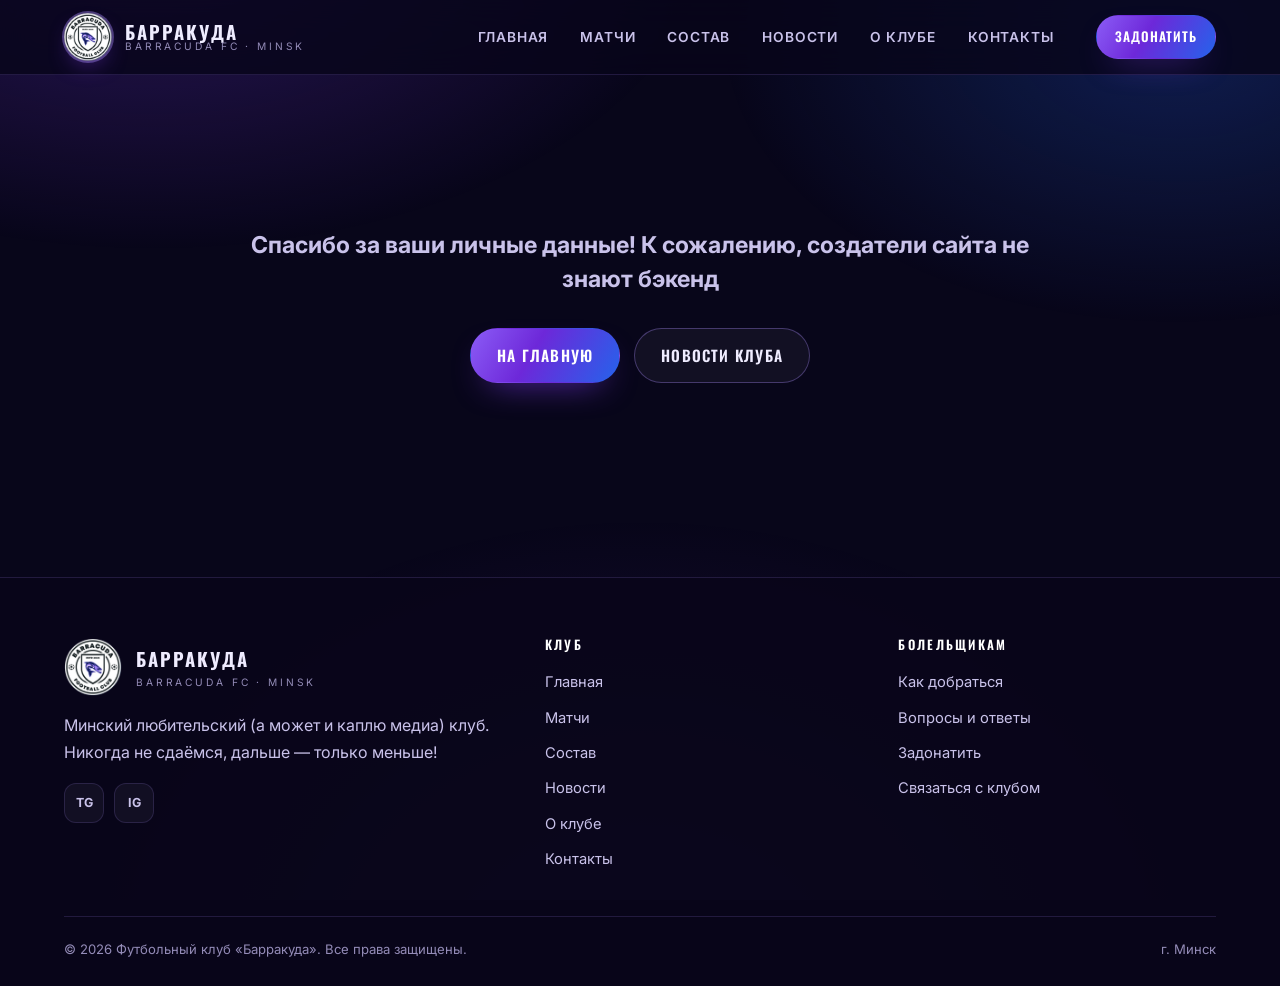
<file: barracuda-fc/thanks.html>
<!DOCTYPE html>
<html lang="ru">
<head>
<meta charset="utf-8">
<script>document.documentElement.classList.add("js");</script>
<meta name="viewport" content="width=device-width, initial-scale=1">
<title>Спасибо — ФК «Барракуда»</title>
<meta name="description" content="Спасибо за ваше сообщение!">
<meta name="theme-color" content="#08061a">
<meta property="og:type" content="website">
<meta property="og:site_name" content="Футбольный клуб «Барракуда»">
<meta property="og:title" content="Спасибо — ФК «Барракуда»">
<meta property="og:description" content="Спасибо за ваше сообщение!">
<meta property="og:image" content="assets/logo.png">
<link rel="icon" href="assets/favicon.png" sizes="any">
<link rel="apple-touch-icon" href="assets/apple-touch-icon.png">
<link rel="preconnect" href="https://fonts.googleapis.com">
<link rel="preconnect" href="https://fonts.gstatic.com" crossorigin>
<link href="https://fonts.googleapis.com/css2?family=Inter:wght@400;500;600;700&family=Oswald:wght@400;500;600;700&display=swap" rel="stylesheet">
<link rel="stylesheet" href="css/style.css?v=dd5f92a3">
</head>
<body>
<header class="site-header">
  <div class="container header-inner">
    <a class="brand" href="index.html">
      <span class="brand-mark"><img src="assets/logo.png" alt="Эмблема ФК «Барракуда»"></span>
      <span class="brand-text">
        <span class="brand-name">Барракуда</span>
        <span class="brand-tag">Barracuda FC · Minsk</span>
      </span>
    </a>
    <nav class="nav">
        <a href="index.html" class="">Главная</a>
        <a href="matches.html" class="">Матчи</a>
        <a href="squad.html" class="">Состав</a>
        <a href="news.html" class="">Новости</a>
        <a href="club.html" class="">О клубе</a>
        <a href="contacts.html" class="">Контакты</a>
    </nav>
    <div class="header-actions">
      <a class="btn btn--sm" href="donate.html">Задонатить</a>
      <button class="burger" type="button" data-burger aria-label="Меню" aria-expanded="false"><span></span></button>
    </div>
  </div>
  <nav class="mobile-nav" data-mobile-nav>
      <a href="index.html">Главная</a>
      <a href="matches.html">Матчи</a>
      <a href="squad.html">Состав</a>
      <a href="news.html">Новости</a>
      <a href="club.html">О клубе</a>
      <a href="contacts.html">Контакты</a>
    <a class="btn" href="donate.html">Задонатить</a>
  </nav>
</header>
<section class="section">
  <div class="container center" style="padding:70px 0;max-width:820px">
    <p style="font-size:1.45rem;font-weight:700;line-height:1.45;margin:0 0 32px">
      <strong>Спасибо за ваши личные данные! К сожалению, создатели сайта не знают бэкенд</strong>
    </p>
    <div class="btn-row" style="justify-content:center">
      <a class="btn" href="index.html">На главную</a>
      <a class="btn btn--ghost" href="news.html">Новости клуба</a>
    </div>
  </div>
</section>

<footer class="site-footer">
  <div class="container">
    <div class="footer-grid">
      <div class="footer-col">
        <div class="footer-brand">
          <img src="assets/logo.png" alt="Эмблема ФК «Барракуда»">
          <div>
            <div class="brand-name">Барракуда</div>
            <div class="brand-tag">Barracuda FC · Minsk</div>
          </div>
        </div>
        <p>Минский любительский (а может и каплю медиа) клуб. Никогда не сдаёмся, дальше — только меньше!</p>
        <div class="socials">
          <a href="https://t.me/fcbarracuda" title="Telegram" target="_blank" rel="noopener">TG</a>
          <a href="https://www.instagram.com/barracudkafc/" title="Instagram" target="_blank" rel="noopener">IG</a>
        </div>
      </div>
      <div class="footer-col">
        <h4>Клуб</h4>
        <ul>
          <li><a href="index.html">Главная</a></li>
          <li><a href="matches.html">Матчи</a></li>
          <li><a href="squad.html">Состав</a></li>
          <li><a href="news.html">Новости</a></li>
          <li><a href="club.html">О клубе</a></li>
          <li><a href="contacts.html">Контакты</a></li>
        </ul>
      </div>
      <div class="footer-col">
        <h4>Болельщикам</h4>
        <ul>
          <li><a href="club.html#stadium">Как добраться</a></li>
          <li><a href="contacts.html#faq">Вопросы и ответы</a></li>
          <li><a href="donate.html">Задонатить</a></li>
          <li><a href="contacts.html">Связаться с клубом</a></li>
        </ul>
      </div>
    </div>
    <div class="footer-bottom">
      <span>© <span data-year>2026</span> Футбольный клуб «Барракуда». Все права защищены.</span>
      <span>г. Минск</span>
    </div>
  </div>
</footer>
<script src="js/main.js?v=dd5f92a3"></script>
</body>
</html>
</file>
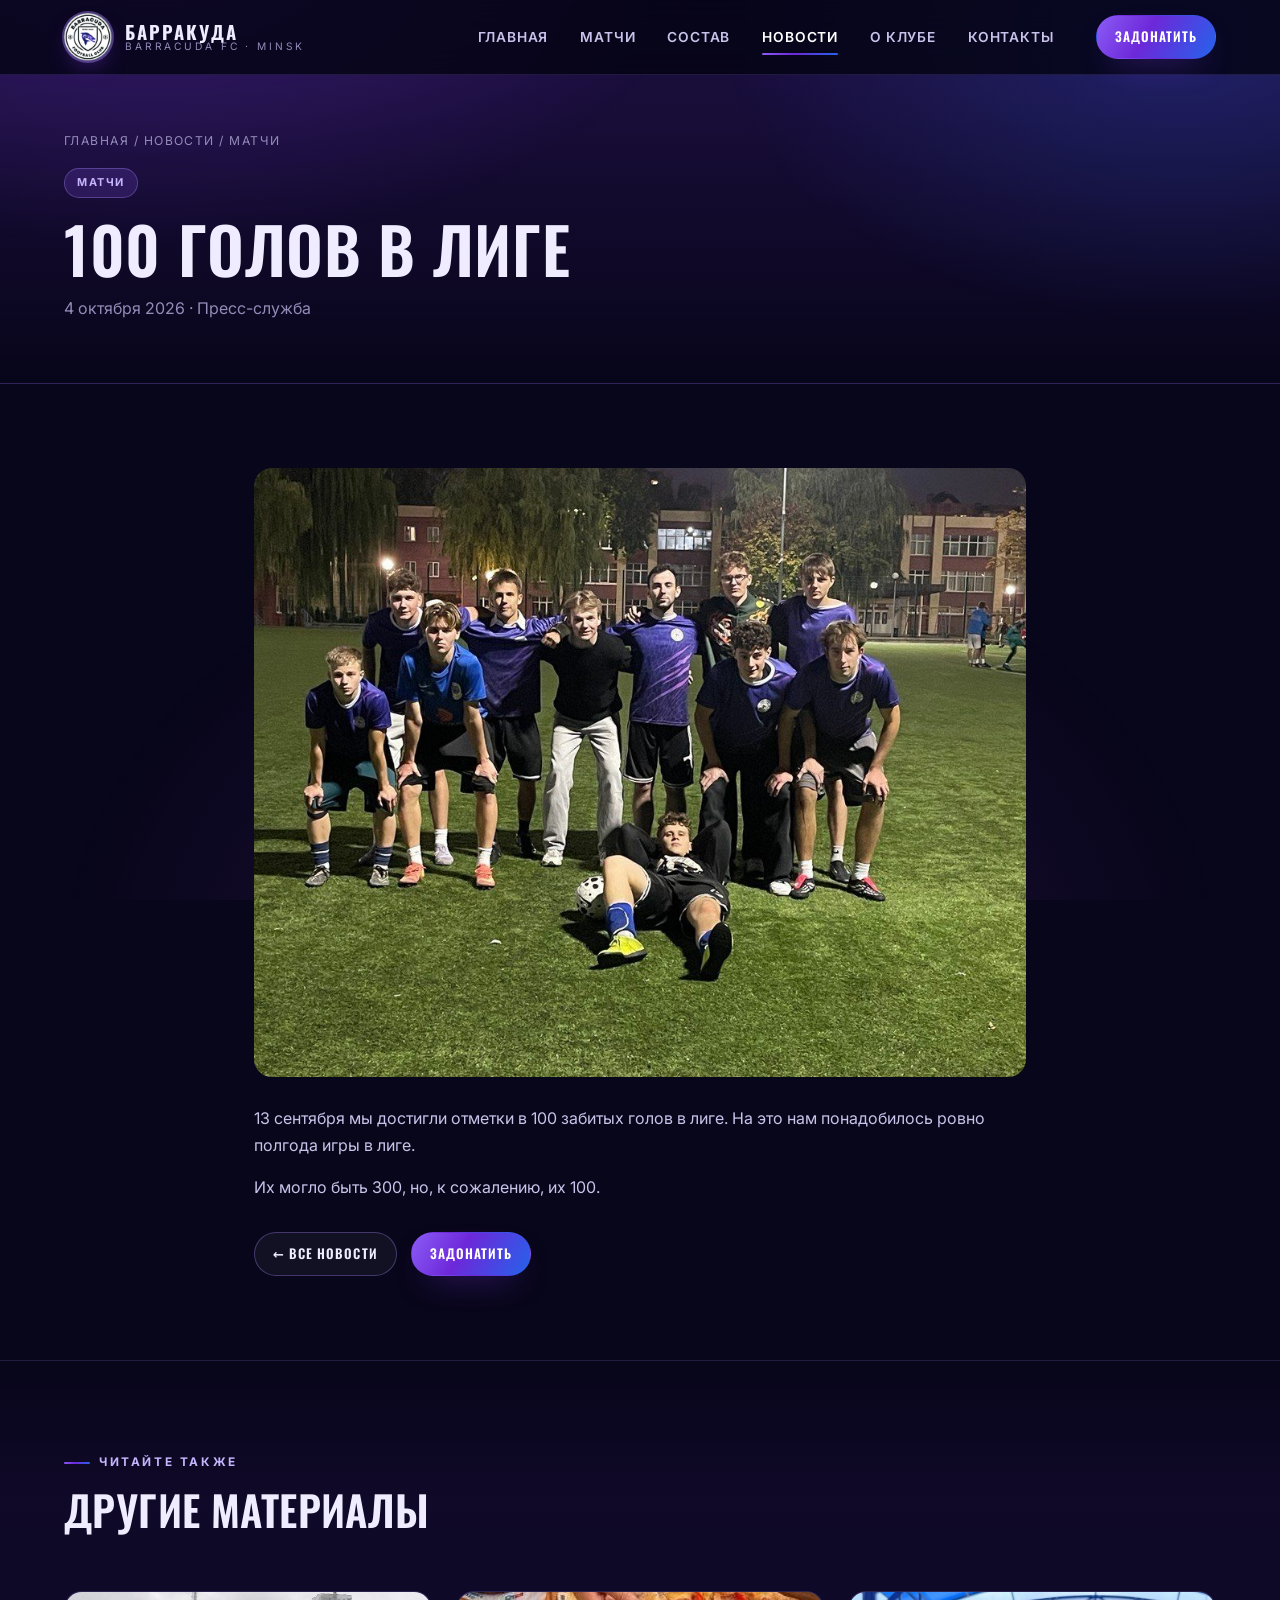
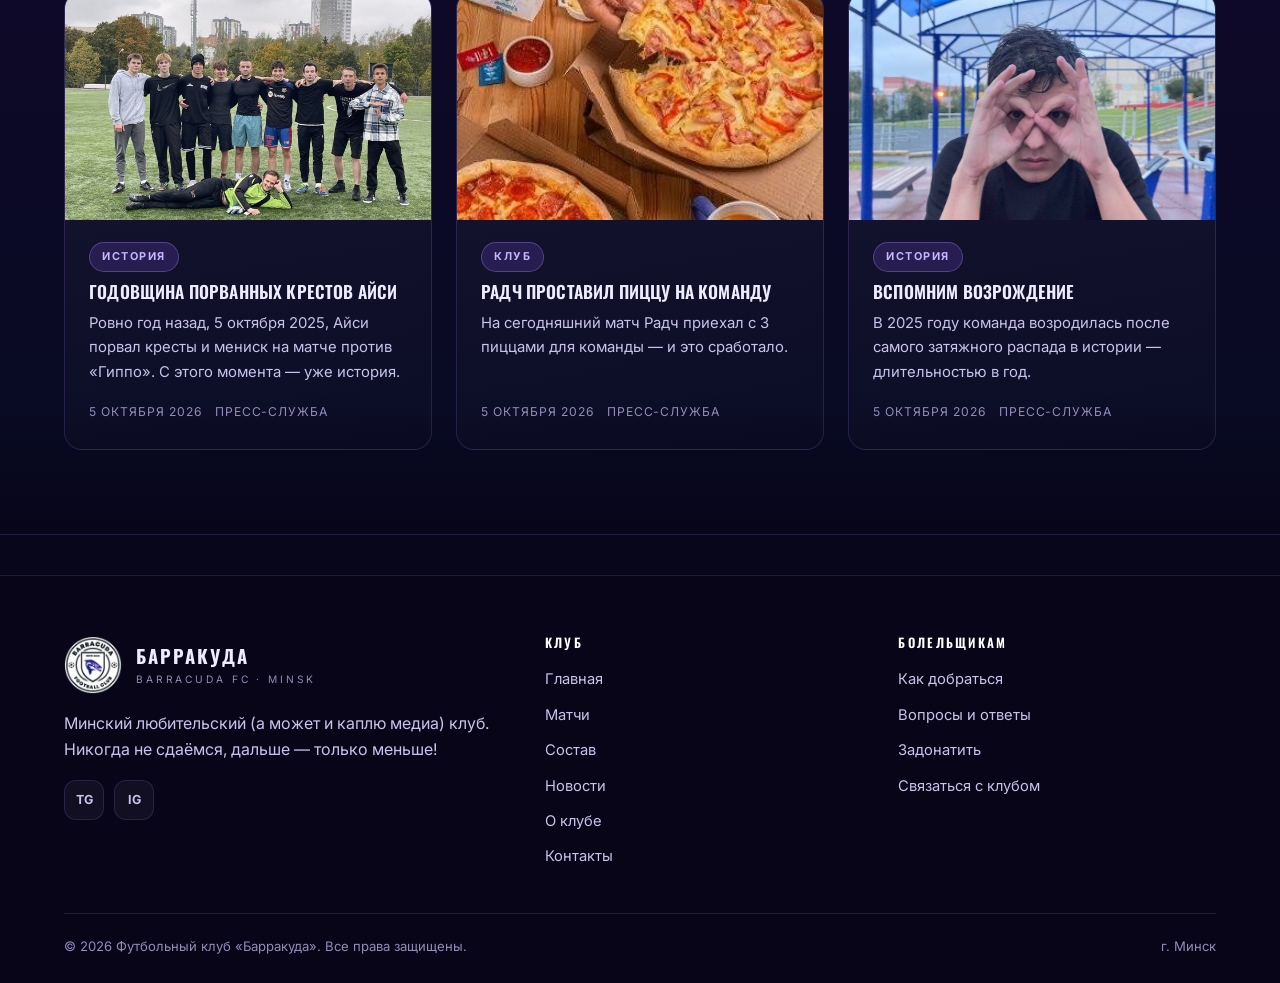
<file: barracuda-fc/news/100-golov-v-lige.html>
<!DOCTYPE html>
<html lang="ru">
<head>
<meta charset="utf-8">
<script>document.documentElement.classList.add("js");</script>
<meta name="viewport" content="width=device-width, initial-scale=1">
<title>100 голов в лиге — ФК «Барракуда»</title>
<meta name="description" content="13 сентября мы достигли отметки в 100 забитых голов в лиге — на это понадобилось ровно полгода.">
<meta name="theme-color" content="#08061a">
<meta property="og:type" content="website">
<meta property="og:site_name" content="Футбольный клуб «Барракуда»">
<meta property="og:title" content="100 голов в лиге — ФК «Барракуда»">
<meta property="og:description" content="13 сентября мы достигли отметки в 100 забитых голов в лиге — на это понадобилось ровно полгода.">
<meta property="og:image" content="../assets/logo.png">
<link rel="icon" href="../assets/favicon.png" sizes="any">
<link rel="apple-touch-icon" href="../assets/apple-touch-icon.png">
<link rel="preconnect" href="https://fonts.googleapis.com">
<link rel="preconnect" href="https://fonts.gstatic.com" crossorigin>
<link href="https://fonts.googleapis.com/css2?family=Inter:wght@400;500;600;700&family=Oswald:wght@400;500;600;700&display=swap" rel="stylesheet">
<link rel="stylesheet" href="../css/style.css?v=dd5f92a3">
</head>
<body>
<header class="site-header">
  <div class="container header-inner">
    <a class="brand" href="../index.html">
      <span class="brand-mark"><img src="../assets/logo.png" alt="Эмблема ФК «Барракуда»"></span>
      <span class="brand-text">
        <span class="brand-name">Барракуда</span>
        <span class="brand-tag">Barracuda FC · Minsk</span>
      </span>
    </a>
    <nav class="nav">
        <a href="../index.html" class="">Главная</a>
        <a href="../matches.html" class="">Матчи</a>
        <a href="../squad.html" class="">Состав</a>
        <a href="../news.html" class="active">Новости</a>
        <a href="../club.html" class="">О клубе</a>
        <a href="../contacts.html" class="">Контакты</a>
    </nav>
    <div class="header-actions">
      <a class="btn btn--sm" href="../donate.html">Задонатить</a>
      <button class="burger" type="button" data-burger aria-label="Меню" aria-expanded="false"><span></span></button>
    </div>
  </div>
  <nav class="mobile-nav" data-mobile-nav>
      <a href="../index.html">Главная</a>
      <a href="../matches.html">Матчи</a>
      <a href="../squad.html">Состав</a>
      <a href="../news.html">Новости</a>
      <a href="../club.html">О клубе</a>
      <a href="../contacts.html">Контакты</a>
    <a class="btn" href="../donate.html">Задонатить</a>
  </nav>
</header>
<article>
<section class="page-hero">
  <div class="container">
    <div class="breadcrumbs"><a href="../index.html">Главная</a> / <a href="../news.html">Новости</a> / Матчи</div>
    <span class="tag">Матчи</span>
    <h1 style="margin-top:16px">100 голов в лиге</h1>
    <p class="muted">4 октября 2026 · Пресс-служба</p>
  </div>
</section>

<section class="section">
  <div class="container" style="max-width:820px">
    <img class="article-img" src="../assets/news/100.jpg" alt="100 голов в лиге">
      <p>13 сентября мы достигли отметки в 100 забитых голов в лиге. На это нам понадобилось ровно полгода игры в лиге.</p>
      <p>Их могло быть 300, но, к сожалению, их 100.</p>
    <div class="btn-row mt-32">
      <a class="btn btn--ghost btn--sm" href="../news.html">← Все новости</a>
      <a class="btn btn--sm" href="../donate.html">Задонатить</a>
    </div>
  </div>
</section>
</article>

<section class="section section--soft">
  <div class="container">
    <div class="section-head"><div><div class="eyebrow">Читайте также</div><h2>Другие материалы</h2></div></div>
    <div class="grid grid-3">
        <a class="card news-card reveal" href="../news/godovshchina-porvannyh-krestov.html" data-cat="История">
          <div class="news-media"><img src="../assets/news/ic3y.jpg" alt="Годовщина порванных крестов Айси" loading="lazy"></div>
          <div class="news-body">
            <span class="tag">История</span>
            <h3>Годовщина порванных крестов Айси</h3>
            <p>Ровно год назад, 5 октября 2025, Айси порвал кресты и мениск на матче против «Гиппо». С этого момента — уже история.</p>
            <div class="news-meta"><span>5 октября 2026</span><span>Пресс-служба</span></div>
          </div>
        </a>
        <a class="card news-card reveal" href="../news/radch-prostavil-piccu.html" data-cat="Клуб">
          <div class="news-media"><img src="../assets/news/pizza.jpg" alt="Радч проставил пиццу на команду" loading="lazy"></div>
          <div class="news-body">
            <span class="tag">Клуб</span>
            <h3>Радч проставил пиццу на команду</h3>
            <p>На сегодняшний матч Радч приехал с 3 пиццами для команды — и это сработало.</p>
            <div class="news-meta"><span>5 октября 2026</span><span>Пресс-служба</span></div>
          </div>
        </a>
        <a class="card news-card reveal" href="../news/vspomnim-vozrozhdenie.html" data-cat="История">
          <div class="news-media"><img src="../assets/news/vozr.jpg" alt="Вспомним возрождение" loading="lazy"></div>
          <div class="news-body">
            <span class="tag">История</span>
            <h3>Вспомним возрождение</h3>
            <p>В 2025 году команда возродилась после самого затяжного распада в истории — длительностью в год.</p>
            <div class="news-meta"><span>5 октября 2026</span><span>Пресс-служба</span></div>
          </div>
        </a>
    </div>
  </div>
</section>

<footer class="site-footer">
  <div class="container">
    <div class="footer-grid">
      <div class="footer-col">
        <div class="footer-brand">
          <img src="../assets/logo.png" alt="Эмблема ФК «Барракуда»">
          <div>
            <div class="brand-name">Барракуда</div>
            <div class="brand-tag">Barracuda FC · Minsk</div>
          </div>
        </div>
        <p>Минский любительский (а может и каплю медиа) клуб. Никогда не сдаёмся, дальше — только меньше!</p>
        <div class="socials">
          <a href="https://t.me/fcbarracuda" title="Telegram" target="_blank" rel="noopener">TG</a>
          <a href="https://www.instagram.com/barracudkafc/" title="Instagram" target="_blank" rel="noopener">IG</a>
        </div>
      </div>
      <div class="footer-col">
        <h4>Клуб</h4>
        <ul>
          <li><a href="../index.html">Главная</a></li>
          <li><a href="../matches.html">Матчи</a></li>
          <li><a href="../squad.html">Состав</a></li>
          <li><a href="../news.html">Новости</a></li>
          <li><a href="../club.html">О клубе</a></li>
          <li><a href="../contacts.html">Контакты</a></li>
        </ul>
      </div>
      <div class="footer-col">
        <h4>Болельщикам</h4>
        <ul>
          <li><a href="../club.html#stadium">Как добраться</a></li>
          <li><a href="../contacts.html#faq">Вопросы и ответы</a></li>
          <li><a href="../donate.html">Задонатить</a></li>
          <li><a href="../contacts.html">Связаться с клубом</a></li>
        </ul>
      </div>
    </div>
    <div class="footer-bottom">
      <span>© <span data-year>2026</span> Футбольный клуб «Барракуда». Все права защищены.</span>
      <span>г. Минск</span>
    </div>
  </div>
</footer>
<script src="../js/main.js?v=dd5f92a3"></script>
</body>
</html>
</file>
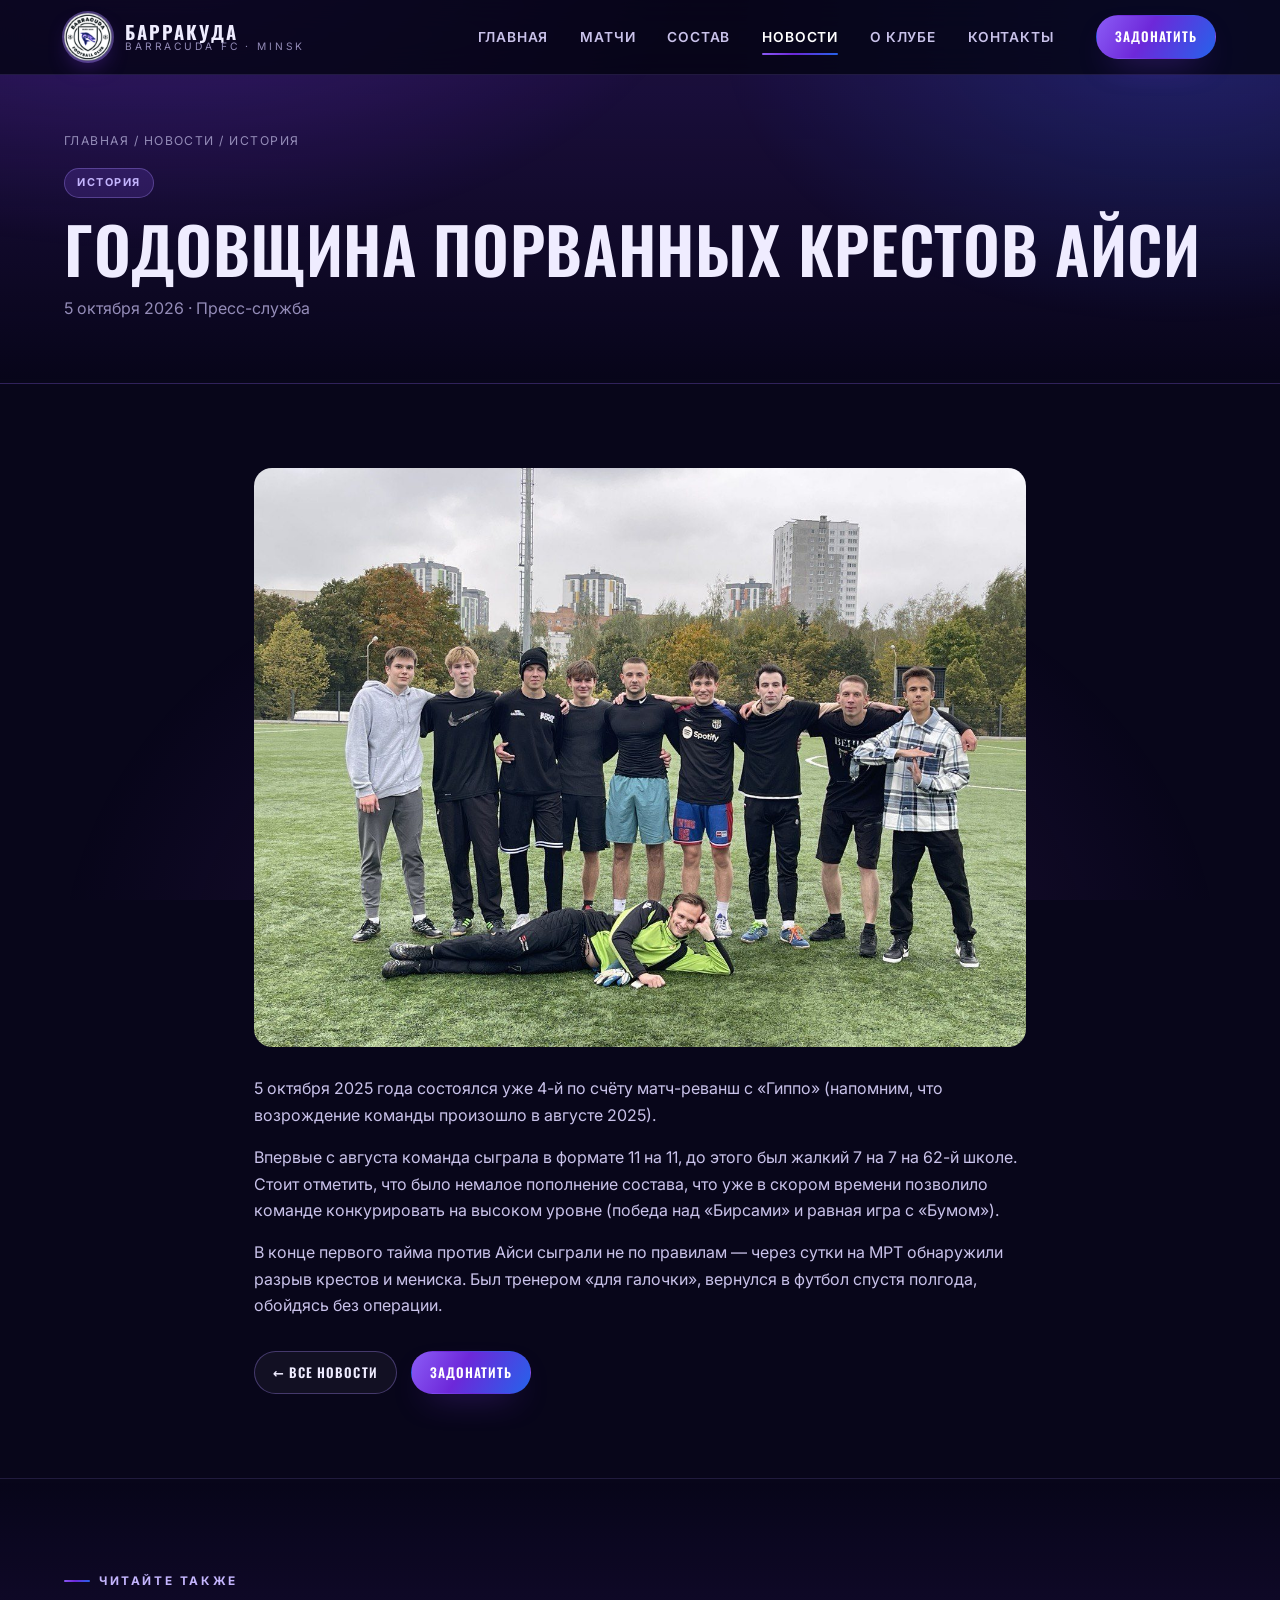
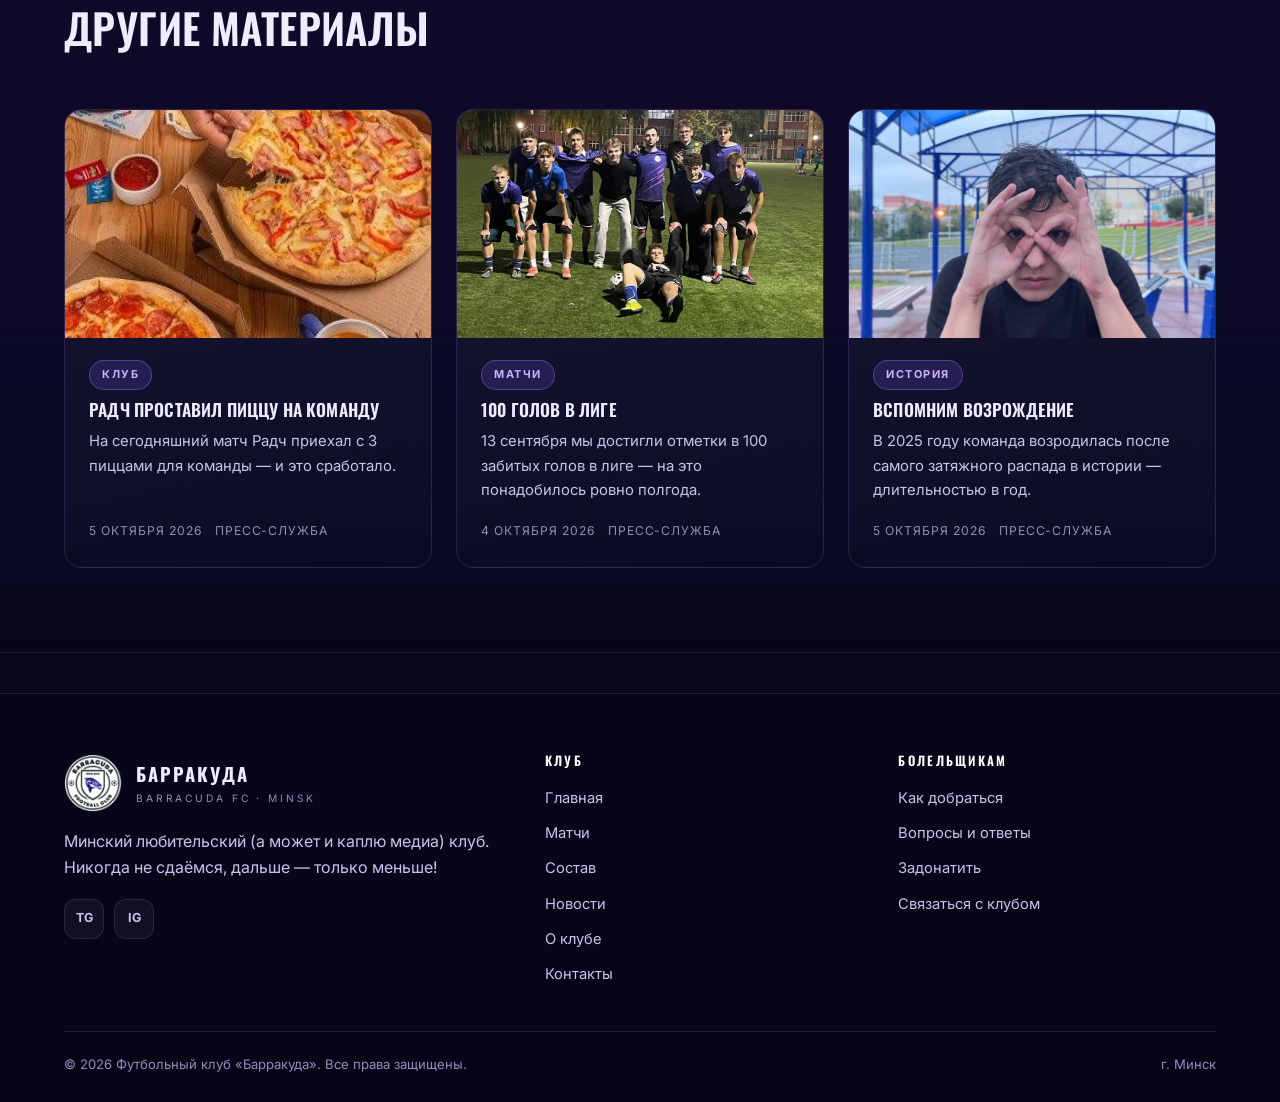
<file: barracuda-fc/news/godovshchina-porvannyh-krestov.html>
<!DOCTYPE html>
<html lang="ru">
<head>
<meta charset="utf-8">
<script>document.documentElement.classList.add("js");</script>
<meta name="viewport" content="width=device-width, initial-scale=1">
<title>Годовщина порванных крестов Айси — ФК «Барракуда»</title>
<meta name="description" content="Ровно год назад, 5 октября 2025, Айси порвал кресты и мениск на матче против «Гиппо». С этого момента — уже история.">
<meta name="theme-color" content="#08061a">
<meta property="og:type" content="website">
<meta property="og:site_name" content="Футбольный клуб «Барракуда»">
<meta property="og:title" content="Годовщина порванных крестов Айси — ФК «Барракуда»">
<meta property="og:description" content="Ровно год назад, 5 октября 2025, Айси порвал кресты и мениск на матче против «Гиппо». С этого момента — уже история.">
<meta property="og:image" content="../assets/logo.png">
<link rel="icon" href="../assets/favicon.png" sizes="any">
<link rel="apple-touch-icon" href="../assets/apple-touch-icon.png">
<link rel="preconnect" href="https://fonts.googleapis.com">
<link rel="preconnect" href="https://fonts.gstatic.com" crossorigin>
<link href="https://fonts.googleapis.com/css2?family=Inter:wght@400;500;600;700&family=Oswald:wght@400;500;600;700&display=swap" rel="stylesheet">
<link rel="stylesheet" href="../css/style.css?v=dd5f92a3">
</head>
<body>
<header class="site-header">
  <div class="container header-inner">
    <a class="brand" href="../index.html">
      <span class="brand-mark"><img src="../assets/logo.png" alt="Эмблема ФК «Барракуда»"></span>
      <span class="brand-text">
        <span class="brand-name">Барракуда</span>
        <span class="brand-tag">Barracuda FC · Minsk</span>
      </span>
    </a>
    <nav class="nav">
        <a href="../index.html" class="">Главная</a>
        <a href="../matches.html" class="">Матчи</a>
        <a href="../squad.html" class="">Состав</a>
        <a href="../news.html" class="active">Новости</a>
        <a href="../club.html" class="">О клубе</a>
        <a href="../contacts.html" class="">Контакты</a>
    </nav>
    <div class="header-actions">
      <a class="btn btn--sm" href="../donate.html">Задонатить</a>
      <button class="burger" type="button" data-burger aria-label="Меню" aria-expanded="false"><span></span></button>
    </div>
  </div>
  <nav class="mobile-nav" data-mobile-nav>
      <a href="../index.html">Главная</a>
      <a href="../matches.html">Матчи</a>
      <a href="../squad.html">Состав</a>
      <a href="../news.html">Новости</a>
      <a href="../club.html">О клубе</a>
      <a href="../contacts.html">Контакты</a>
    <a class="btn" href="../donate.html">Задонатить</a>
  </nav>
</header>
<article>
<section class="page-hero">
  <div class="container">
    <div class="breadcrumbs"><a href="../index.html">Главная</a> / <a href="../news.html">Новости</a> / История</div>
    <span class="tag">История</span>
    <h1 style="margin-top:16px">Годовщина порванных крестов Айси</h1>
    <p class="muted">5 октября 2026 · Пресс-служба</p>
  </div>
</section>

<section class="section">
  <div class="container" style="max-width:820px">
    <img class="article-img" src="../assets/news/ic3y.jpg" alt="Годовщина порванных крестов Айси">
      <p>5 октября 2025 года состоялся уже 4-й по счёту матч-реванш с «Гиппо» (напомним, что возрождение команды произошло в августе 2025).</p>
      <p>Впервые с августа команда сыграла в формате 11 на 11, до этого был жалкий 7 на 7 на 62-й школе. Стоит отметить, что было немалое пополнение состава, что уже в скором времени позволило команде конкурировать на высоком уровне (победа над «Бирсами» и равная игра с «Бумом»).</p>
      <p>В конце первого тайма против Айси сыграли не по правилам — через сутки на МРТ обнаружили разрыв крестов и мениска. Был тренером «для галочки», вернулся в футбол спустя полгода, обойдясь без операции.</p>
    <div class="btn-row mt-32">
      <a class="btn btn--ghost btn--sm" href="../news.html">← Все новости</a>
      <a class="btn btn--sm" href="../donate.html">Задонатить</a>
    </div>
  </div>
</section>
</article>

<section class="section section--soft">
  <div class="container">
    <div class="section-head"><div><div class="eyebrow">Читайте также</div><h2>Другие материалы</h2></div></div>
    <div class="grid grid-3">
        <a class="card news-card reveal" href="../news/radch-prostavil-piccu.html" data-cat="Клуб">
          <div class="news-media"><img src="../assets/news/pizza.jpg" alt="Радч проставил пиццу на команду" loading="lazy"></div>
          <div class="news-body">
            <span class="tag">Клуб</span>
            <h3>Радч проставил пиццу на команду</h3>
            <p>На сегодняшний матч Радч приехал с 3 пиццами для команды — и это сработало.</p>
            <div class="news-meta"><span>5 октября 2026</span><span>Пресс-служба</span></div>
          </div>
        </a>
        <a class="card news-card reveal" href="../news/100-golov-v-lige.html" data-cat="Матчи">
          <div class="news-media"><img src="../assets/news/100.jpg" alt="100 голов в лиге" loading="lazy"></div>
          <div class="news-body">
            <span class="tag">Матчи</span>
            <h3>100 голов в лиге</h3>
            <p>13 сентября мы достигли отметки в 100 забитых голов в лиге — на это понадобилось ровно полгода.</p>
            <div class="news-meta"><span>4 октября 2026</span><span>Пресс-служба</span></div>
          </div>
        </a>
        <a class="card news-card reveal" href="../news/vspomnim-vozrozhdenie.html" data-cat="История">
          <div class="news-media"><img src="../assets/news/vozr.jpg" alt="Вспомним возрождение" loading="lazy"></div>
          <div class="news-body">
            <span class="tag">История</span>
            <h3>Вспомним возрождение</h3>
            <p>В 2025 году команда возродилась после самого затяжного распада в истории — длительностью в год.</p>
            <div class="news-meta"><span>5 октября 2026</span><span>Пресс-служба</span></div>
          </div>
        </a>
    </div>
  </div>
</section>

<footer class="site-footer">
  <div class="container">
    <div class="footer-grid">
      <div class="footer-col">
        <div class="footer-brand">
          <img src="../assets/logo.png" alt="Эмблема ФК «Барракуда»">
          <div>
            <div class="brand-name">Барракуда</div>
            <div class="brand-tag">Barracuda FC · Minsk</div>
          </div>
        </div>
        <p>Минский любительский (а может и каплю медиа) клуб. Никогда не сдаёмся, дальше — только меньше!</p>
        <div class="socials">
          <a href="https://t.me/fcbarracuda" title="Telegram" target="_blank" rel="noopener">TG</a>
          <a href="https://www.instagram.com/barracudkafc/" title="Instagram" target="_blank" rel="noopener">IG</a>
        </div>
      </div>
      <div class="footer-col">
        <h4>Клуб</h4>
        <ul>
          <li><a href="../index.html">Главная</a></li>
          <li><a href="../matches.html">Матчи</a></li>
          <li><a href="../squad.html">Состав</a></li>
          <li><a href="../news.html">Новости</a></li>
          <li><a href="../club.html">О клубе</a></li>
          <li><a href="../contacts.html">Контакты</a></li>
        </ul>
      </div>
      <div class="footer-col">
        <h4>Болельщикам</h4>
        <ul>
          <li><a href="../club.html#stadium">Как добраться</a></li>
          <li><a href="../contacts.html#faq">Вопросы и ответы</a></li>
          <li><a href="../donate.html">Задонатить</a></li>
          <li><a href="../contacts.html">Связаться с клубом</a></li>
        </ul>
      </div>
    </div>
    <div class="footer-bottom">
      <span>© <span data-year>2026</span> Футбольный клуб «Барракуда». Все права защищены.</span>
      <span>г. Минск</span>
    </div>
  </div>
</footer>
<script src="../js/main.js?v=dd5f92a3"></script>
</body>
</html>
</file>
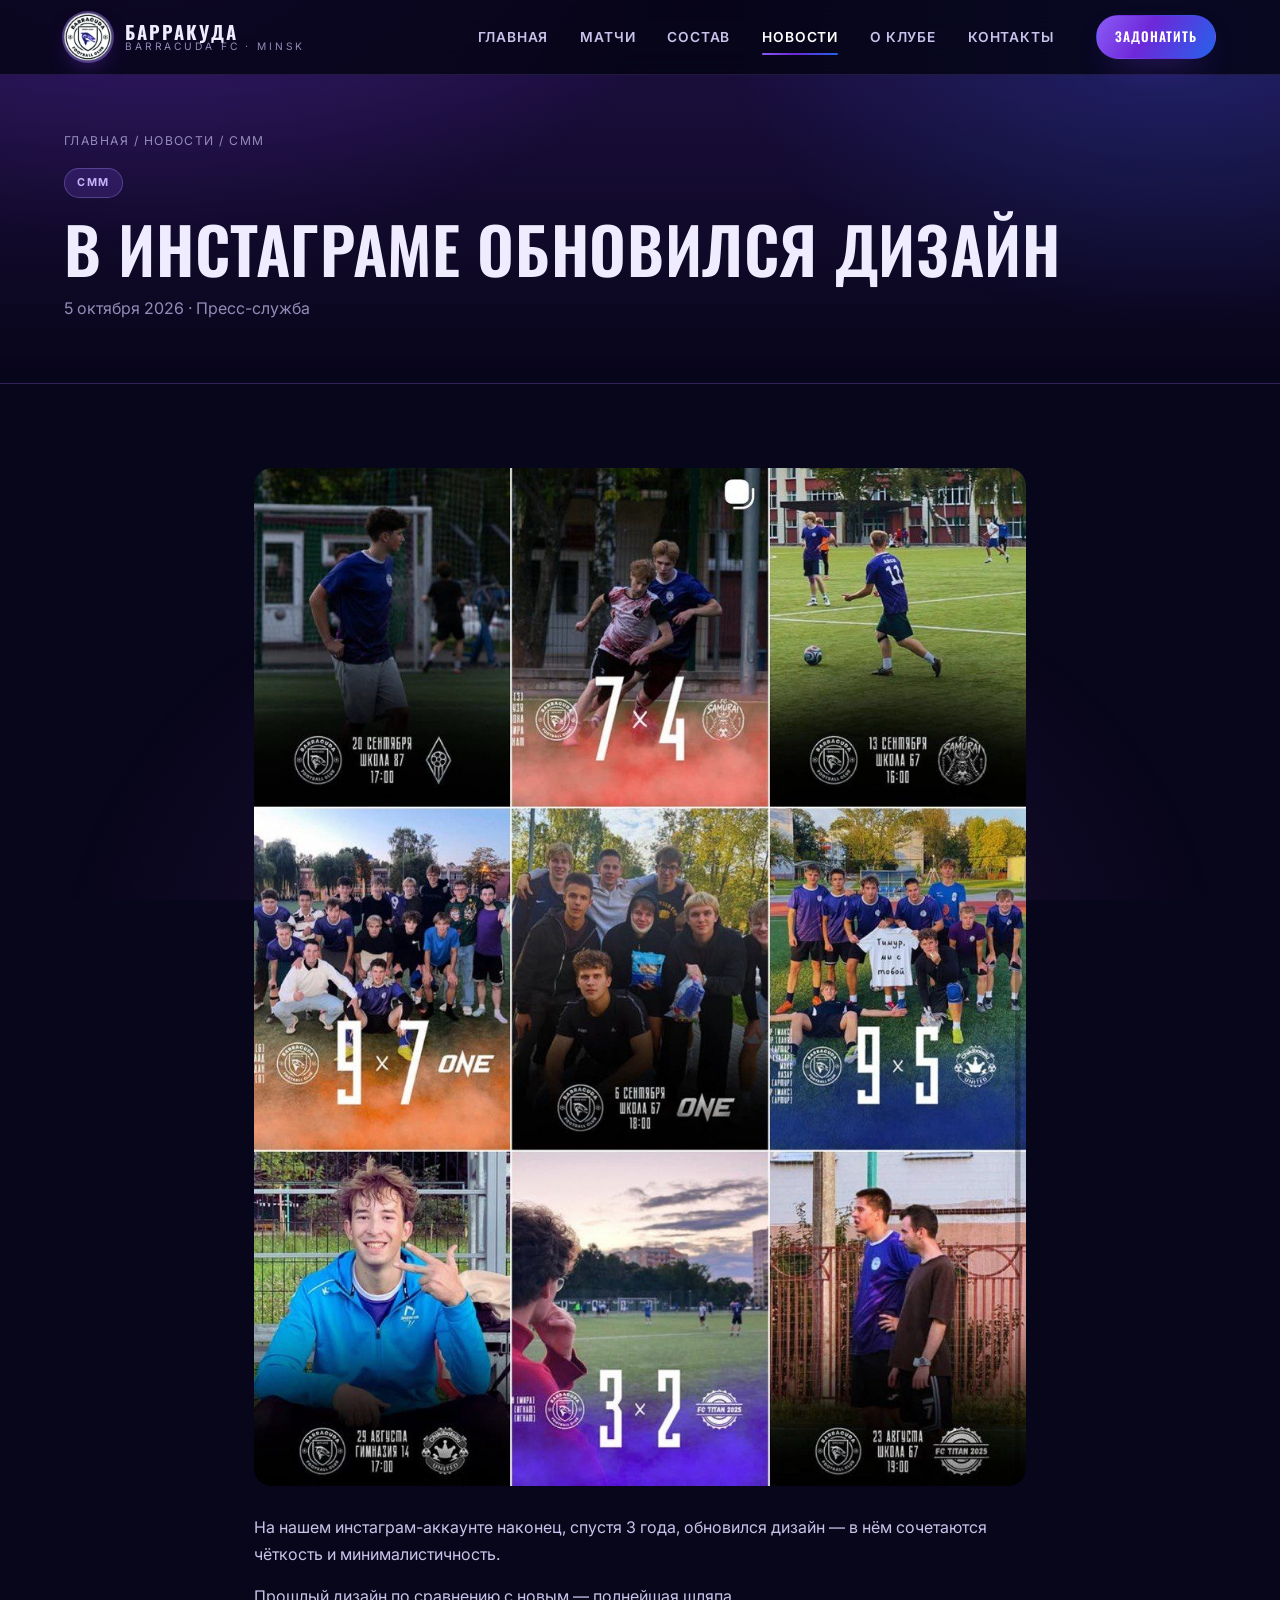
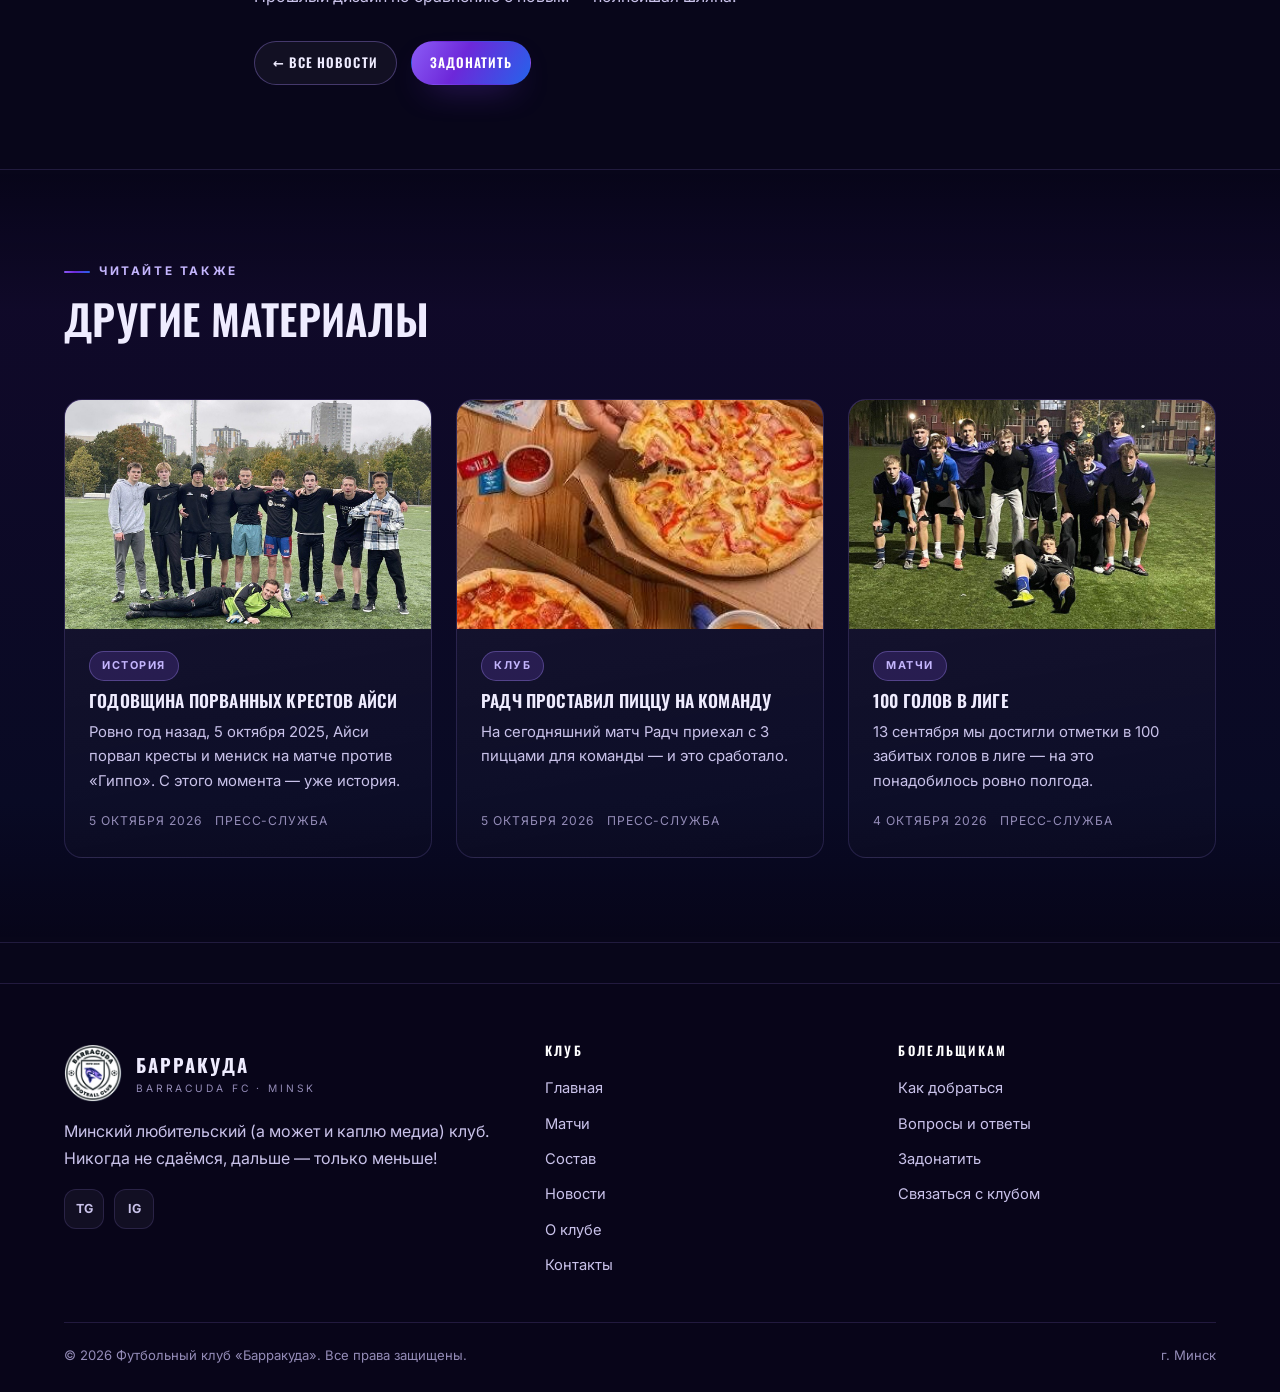
<file: barracuda-fc/news/instagram-novyj-dizajn.html>
<!DOCTYPE html>
<html lang="ru">
<head>
<meta charset="utf-8">
<script>document.documentElement.classList.add("js");</script>
<meta name="viewport" content="width=device-width, initial-scale=1">
<title>В инстаграме обновился дизайн — ФК «Барракуда»</title>
<meta name="description" content="На нашем инстаграм-аккаунте наконец, спустя 3 года, обновился дизайн.">
<meta name="theme-color" content="#08061a">
<meta property="og:type" content="website">
<meta property="og:site_name" content="Футбольный клуб «Барракуда»">
<meta property="og:title" content="В инстаграме обновился дизайн — ФК «Барракуда»">
<meta property="og:description" content="На нашем инстаграм-аккаунте наконец, спустя 3 года, обновился дизайн.">
<meta property="og:image" content="../assets/logo.png">
<link rel="icon" href="../assets/favicon.png" sizes="any">
<link rel="apple-touch-icon" href="../assets/apple-touch-icon.png">
<link rel="preconnect" href="https://fonts.googleapis.com">
<link rel="preconnect" href="https://fonts.gstatic.com" crossorigin>
<link href="https://fonts.googleapis.com/css2?family=Inter:wght@400;500;600;700&family=Oswald:wght@400;500;600;700&display=swap" rel="stylesheet">
<link rel="stylesheet" href="../css/style.css?v=dd5f92a3">
</head>
<body>
<header class="site-header">
  <div class="container header-inner">
    <a class="brand" href="../index.html">
      <span class="brand-mark"><img src="../assets/logo.png" alt="Эмблема ФК «Барракуда»"></span>
      <span class="brand-text">
        <span class="brand-name">Барракуда</span>
        <span class="brand-tag">Barracuda FC · Minsk</span>
      </span>
    </a>
    <nav class="nav">
        <a href="../index.html" class="">Главная</a>
        <a href="../matches.html" class="">Матчи</a>
        <a href="../squad.html" class="">Состав</a>
        <a href="../news.html" class="active">Новости</a>
        <a href="../club.html" class="">О клубе</a>
        <a href="../contacts.html" class="">Контакты</a>
    </nav>
    <div class="header-actions">
      <a class="btn btn--sm" href="../donate.html">Задонатить</a>
      <button class="burger" type="button" data-burger aria-label="Меню" aria-expanded="false"><span></span></button>
    </div>
  </div>
  <nav class="mobile-nav" data-mobile-nav>
      <a href="../index.html">Главная</a>
      <a href="../matches.html">Матчи</a>
      <a href="../squad.html">Состав</a>
      <a href="../news.html">Новости</a>
      <a href="../club.html">О клубе</a>
      <a href="../contacts.html">Контакты</a>
    <a class="btn" href="../donate.html">Задонатить</a>
  </nav>
</header>
<article>
<section class="page-hero">
  <div class="container">
    <div class="breadcrumbs"><a href="../index.html">Главная</a> / <a href="../news.html">Новости</a> / СММ</div>
    <span class="tag">СММ</span>
    <h1 style="margin-top:16px">В инстаграме обновился дизайн</h1>
    <p class="muted">5 октября 2026 · Пресс-служба</p>
  </div>
</section>

<section class="section">
  <div class="container" style="max-width:820px">
    <img class="article-img" src="../assets/news/inst.jpg" alt="В инстаграме обновился дизайн">
      <p>На нашем инстаграм-аккаунте наконец, спустя 3 года, обновился дизайн — в нём сочетаются чёткость и минималистичность.</p>
      <p>Прошлый дизайн по сравнению с новым — полнейшая шляпа.</p>
    <div class="btn-row mt-32">
      <a class="btn btn--ghost btn--sm" href="../news.html">← Все новости</a>
      <a class="btn btn--sm" href="../donate.html">Задонатить</a>
    </div>
  </div>
</section>
</article>

<section class="section section--soft">
  <div class="container">
    <div class="section-head"><div><div class="eyebrow">Читайте также</div><h2>Другие материалы</h2></div></div>
    <div class="grid grid-3">
        <a class="card news-card reveal" href="../news/godovshchina-porvannyh-krestov.html" data-cat="История">
          <div class="news-media"><img src="../assets/news/ic3y.jpg" alt="Годовщина порванных крестов Айси" loading="lazy"></div>
          <div class="news-body">
            <span class="tag">История</span>
            <h3>Годовщина порванных крестов Айси</h3>
            <p>Ровно год назад, 5 октября 2025, Айси порвал кресты и мениск на матче против «Гиппо». С этого момента — уже история.</p>
            <div class="news-meta"><span>5 октября 2026</span><span>Пресс-служба</span></div>
          </div>
        </a>
        <a class="card news-card reveal" href="../news/radch-prostavil-piccu.html" data-cat="Клуб">
          <div class="news-media"><img src="../assets/news/pizza.jpg" alt="Радч проставил пиццу на команду" loading="lazy"></div>
          <div class="news-body">
            <span class="tag">Клуб</span>
            <h3>Радч проставил пиццу на команду</h3>
            <p>На сегодняшний матч Радч приехал с 3 пиццами для команды — и это сработало.</p>
            <div class="news-meta"><span>5 октября 2026</span><span>Пресс-служба</span></div>
          </div>
        </a>
        <a class="card news-card reveal" href="../news/100-golov-v-lige.html" data-cat="Матчи">
          <div class="news-media"><img src="../assets/news/100.jpg" alt="100 голов в лиге" loading="lazy"></div>
          <div class="news-body">
            <span class="tag">Матчи</span>
            <h3>100 голов в лиге</h3>
            <p>13 сентября мы достигли отметки в 100 забитых голов в лиге — на это понадобилось ровно полгода.</p>
            <div class="news-meta"><span>4 октября 2026</span><span>Пресс-служба</span></div>
          </div>
        </a>
    </div>
  </div>
</section>

<footer class="site-footer">
  <div class="container">
    <div class="footer-grid">
      <div class="footer-col">
        <div class="footer-brand">
          <img src="../assets/logo.png" alt="Эмблема ФК «Барракуда»">
          <div>
            <div class="brand-name">Барракуда</div>
            <div class="brand-tag">Barracuda FC · Minsk</div>
          </div>
        </div>
        <p>Минский любительский (а может и каплю медиа) клуб. Никогда не сдаёмся, дальше — только меньше!</p>
        <div class="socials">
          <a href="https://t.me/fcbarracuda" title="Telegram" target="_blank" rel="noopener">TG</a>
          <a href="https://www.instagram.com/barracudkafc/" title="Instagram" target="_blank" rel="noopener">IG</a>
        </div>
      </div>
      <div class="footer-col">
        <h4>Клуб</h4>
        <ul>
          <li><a href="../index.html">Главная</a></li>
          <li><a href="../matches.html">Матчи</a></li>
          <li><a href="../squad.html">Состав</a></li>
          <li><a href="../news.html">Новости</a></li>
          <li><a href="../club.html">О клубе</a></li>
          <li><a href="../contacts.html">Контакты</a></li>
        </ul>
      </div>
      <div class="footer-col">
        <h4>Болельщикам</h4>
        <ul>
          <li><a href="../club.html#stadium">Как добраться</a></li>
          <li><a href="../contacts.html#faq">Вопросы и ответы</a></li>
          <li><a href="../donate.html">Задонатить</a></li>
          <li><a href="../contacts.html">Связаться с клубом</a></li>
        </ul>
      </div>
    </div>
    <div class="footer-bottom">
      <span>© <span data-year>2026</span> Футбольный клуб «Барракуда». Все права защищены.</span>
      <span>г. Минск</span>
    </div>
  </div>
</footer>
<script src="../js/main.js?v=dd5f92a3"></script>
</body>
</html>
</file>
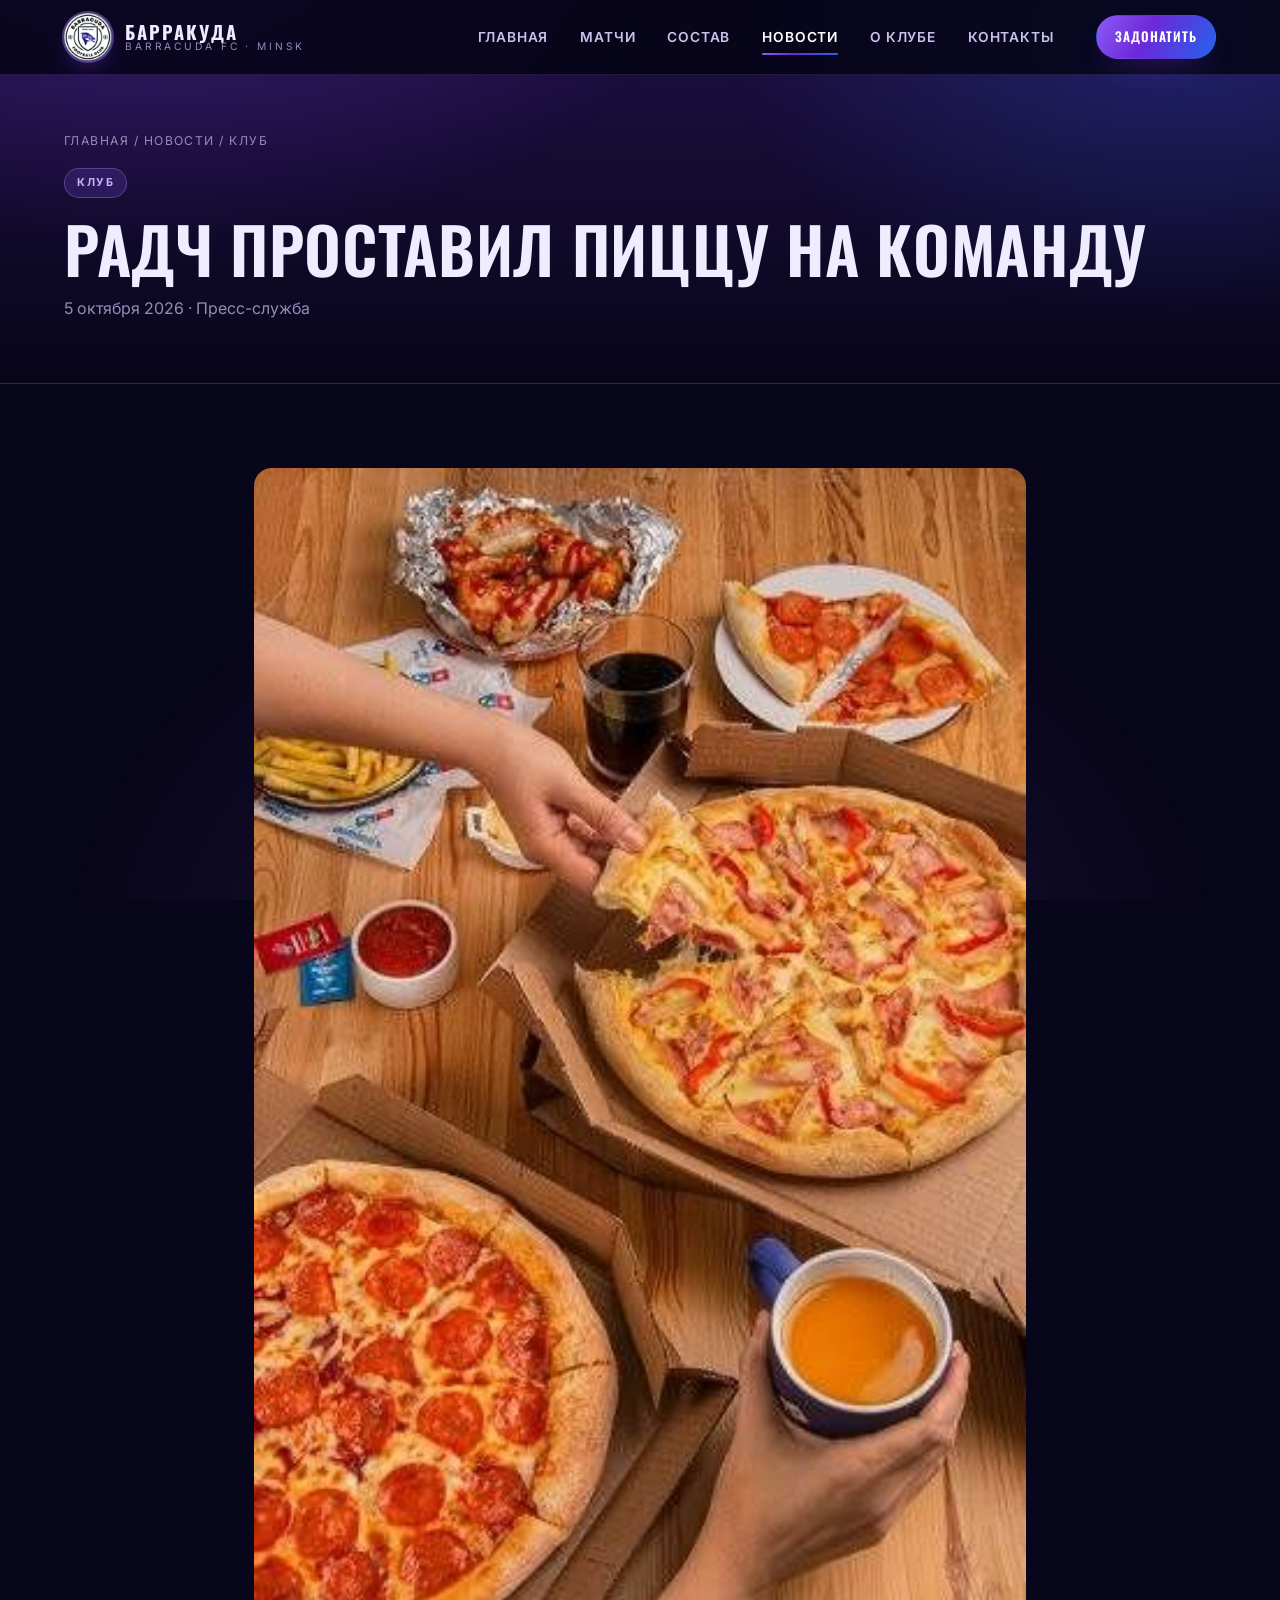
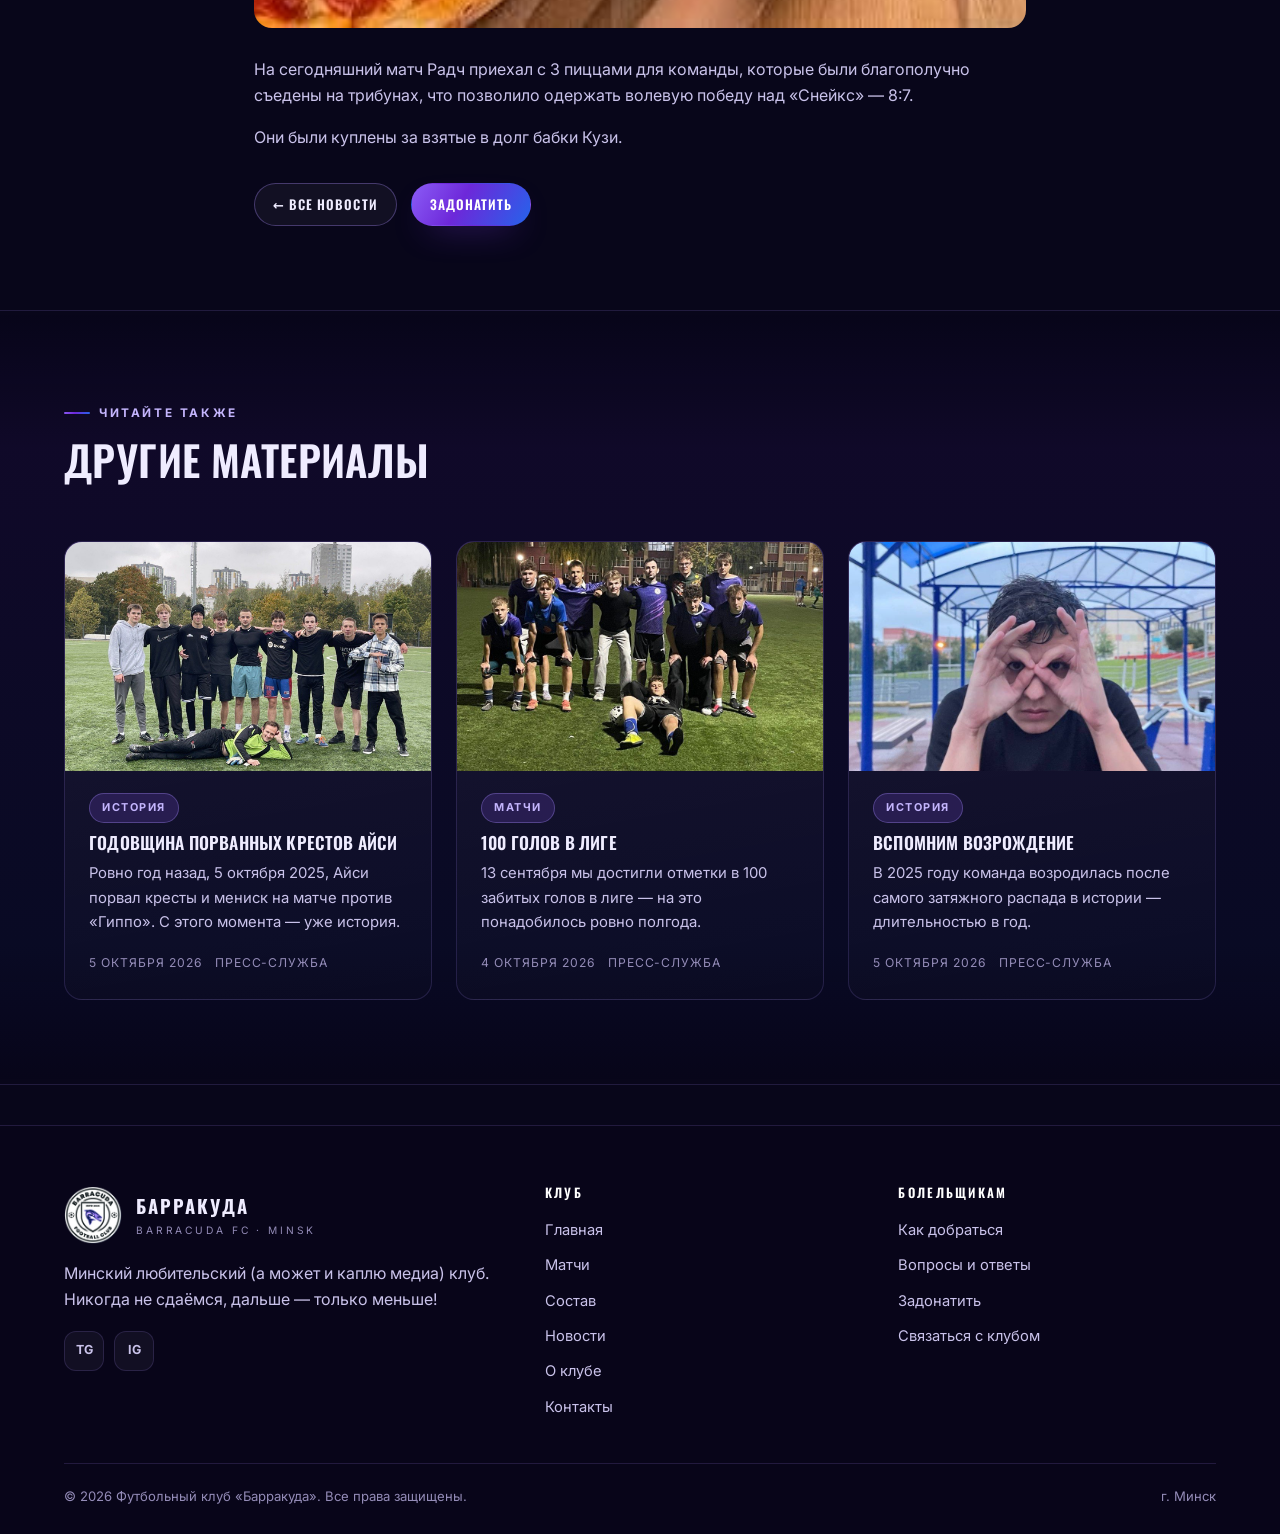
<file: barracuda-fc/news/radch-prostavil-piccu.html>
<!DOCTYPE html>
<html lang="ru">
<head>
<meta charset="utf-8">
<script>document.documentElement.classList.add("js");</script>
<meta name="viewport" content="width=device-width, initial-scale=1">
<title>Радч проставил пиццу на команду — ФК «Барракуда»</title>
<meta name="description" content="На сегодняшний матч Радч приехал с 3 пиццами для команды — и это сработало.">
<meta name="theme-color" content="#08061a">
<meta property="og:type" content="website">
<meta property="og:site_name" content="Футбольный клуб «Барракуда»">
<meta property="og:title" content="Радч проставил пиццу на команду — ФК «Барракуда»">
<meta property="og:description" content="На сегодняшний матч Радч приехал с 3 пиццами для команды — и это сработало.">
<meta property="og:image" content="../assets/logo.png">
<link rel="icon" href="../assets/favicon.png" sizes="any">
<link rel="apple-touch-icon" href="../assets/apple-touch-icon.png">
<link rel="preconnect" href="https://fonts.googleapis.com">
<link rel="preconnect" href="https://fonts.gstatic.com" crossorigin>
<link href="https://fonts.googleapis.com/css2?family=Inter:wght@400;500;600;700&family=Oswald:wght@400;500;600;700&display=swap" rel="stylesheet">
<link rel="stylesheet" href="../css/style.css?v=dd5f92a3">
</head>
<body>
<header class="site-header">
  <div class="container header-inner">
    <a class="brand" href="../index.html">
      <span class="brand-mark"><img src="../assets/logo.png" alt="Эмблема ФК «Барракуда»"></span>
      <span class="brand-text">
        <span class="brand-name">Барракуда</span>
        <span class="brand-tag">Barracuda FC · Minsk</span>
      </span>
    </a>
    <nav class="nav">
        <a href="../index.html" class="">Главная</a>
        <a href="../matches.html" class="">Матчи</a>
        <a href="../squad.html" class="">Состав</a>
        <a href="../news.html" class="active">Новости</a>
        <a href="../club.html" class="">О клубе</a>
        <a href="../contacts.html" class="">Контакты</a>
    </nav>
    <div class="header-actions">
      <a class="btn btn--sm" href="../donate.html">Задонатить</a>
      <button class="burger" type="button" data-burger aria-label="Меню" aria-expanded="false"><span></span></button>
    </div>
  </div>
  <nav class="mobile-nav" data-mobile-nav>
      <a href="../index.html">Главная</a>
      <a href="../matches.html">Матчи</a>
      <a href="../squad.html">Состав</a>
      <a href="../news.html">Новости</a>
      <a href="../club.html">О клубе</a>
      <a href="../contacts.html">Контакты</a>
    <a class="btn" href="../donate.html">Задонатить</a>
  </nav>
</header>
<article>
<section class="page-hero">
  <div class="container">
    <div class="breadcrumbs"><a href="../index.html">Главная</a> / <a href="../news.html">Новости</a> / Клуб</div>
    <span class="tag">Клуб</span>
    <h1 style="margin-top:16px">Радч проставил пиццу на команду</h1>
    <p class="muted">5 октября 2026 · Пресс-служба</p>
  </div>
</section>

<section class="section">
  <div class="container" style="max-width:820px">
    <img class="article-img" src="../assets/news/pizza.jpg" alt="Радч проставил пиццу на команду">
      <p>На сегодняшний матч Радч приехал с 3 пиццами для команды, которые были благополучно съедены на трибунах, что позволило одержать волевую победу над «Снейкс» — 8:7.</p>
      <p>Они были куплены за взятые в долг бабки Кузи.</p>
    <div class="btn-row mt-32">
      <a class="btn btn--ghost btn--sm" href="../news.html">← Все новости</a>
      <a class="btn btn--sm" href="../donate.html">Задонатить</a>
    </div>
  </div>
</section>
</article>

<section class="section section--soft">
  <div class="container">
    <div class="section-head"><div><div class="eyebrow">Читайте также</div><h2>Другие материалы</h2></div></div>
    <div class="grid grid-3">
        <a class="card news-card reveal" href="../news/godovshchina-porvannyh-krestov.html" data-cat="История">
          <div class="news-media"><img src="../assets/news/ic3y.jpg" alt="Годовщина порванных крестов Айси" loading="lazy"></div>
          <div class="news-body">
            <span class="tag">История</span>
            <h3>Годовщина порванных крестов Айси</h3>
            <p>Ровно год назад, 5 октября 2025, Айси порвал кресты и мениск на матче против «Гиппо». С этого момента — уже история.</p>
            <div class="news-meta"><span>5 октября 2026</span><span>Пресс-служба</span></div>
          </div>
        </a>
        <a class="card news-card reveal" href="../news/100-golov-v-lige.html" data-cat="Матчи">
          <div class="news-media"><img src="../assets/news/100.jpg" alt="100 голов в лиге" loading="lazy"></div>
          <div class="news-body">
            <span class="tag">Матчи</span>
            <h3>100 голов в лиге</h3>
            <p>13 сентября мы достигли отметки в 100 забитых голов в лиге — на это понадобилось ровно полгода.</p>
            <div class="news-meta"><span>4 октября 2026</span><span>Пресс-служба</span></div>
          </div>
        </a>
        <a class="card news-card reveal" href="../news/vspomnim-vozrozhdenie.html" data-cat="История">
          <div class="news-media"><img src="../assets/news/vozr.jpg" alt="Вспомним возрождение" loading="lazy"></div>
          <div class="news-body">
            <span class="tag">История</span>
            <h3>Вспомним возрождение</h3>
            <p>В 2025 году команда возродилась после самого затяжного распада в истории — длительностью в год.</p>
            <div class="news-meta"><span>5 октября 2026</span><span>Пресс-служба</span></div>
          </div>
        </a>
    </div>
  </div>
</section>

<footer class="site-footer">
  <div class="container">
    <div class="footer-grid">
      <div class="footer-col">
        <div class="footer-brand">
          <img src="../assets/logo.png" alt="Эмблема ФК «Барракуда»">
          <div>
            <div class="brand-name">Барракуда</div>
            <div class="brand-tag">Barracuda FC · Minsk</div>
          </div>
        </div>
        <p>Минский любительский (а может и каплю медиа) клуб. Никогда не сдаёмся, дальше — только меньше!</p>
        <div class="socials">
          <a href="https://t.me/fcbarracuda" title="Telegram" target="_blank" rel="noopener">TG</a>
          <a href="https://www.instagram.com/barracudkafc/" title="Instagram" target="_blank" rel="noopener">IG</a>
        </div>
      </div>
      <div class="footer-col">
        <h4>Клуб</h4>
        <ul>
          <li><a href="../index.html">Главная</a></li>
          <li><a href="../matches.html">Матчи</a></li>
          <li><a href="../squad.html">Состав</a></li>
          <li><a href="../news.html">Новости</a></li>
          <li><a href="../club.html">О клубе</a></li>
          <li><a href="../contacts.html">Контакты</a></li>
        </ul>
      </div>
      <div class="footer-col">
        <h4>Болельщикам</h4>
        <ul>
          <li><a href="../club.html#stadium">Как добраться</a></li>
          <li><a href="../contacts.html#faq">Вопросы и ответы</a></li>
          <li><a href="../donate.html">Задонатить</a></li>
          <li><a href="../contacts.html">Связаться с клубом</a></li>
        </ul>
      </div>
    </div>
    <div class="footer-bottom">
      <span>© <span data-year>2026</span> Футбольный клуб «Барракуда». Все права защищены.</span>
      <span>г. Минск</span>
    </div>
  </div>
</footer>
<script src="../js/main.js?v=dd5f92a3"></script>
</body>
</html>
</file>
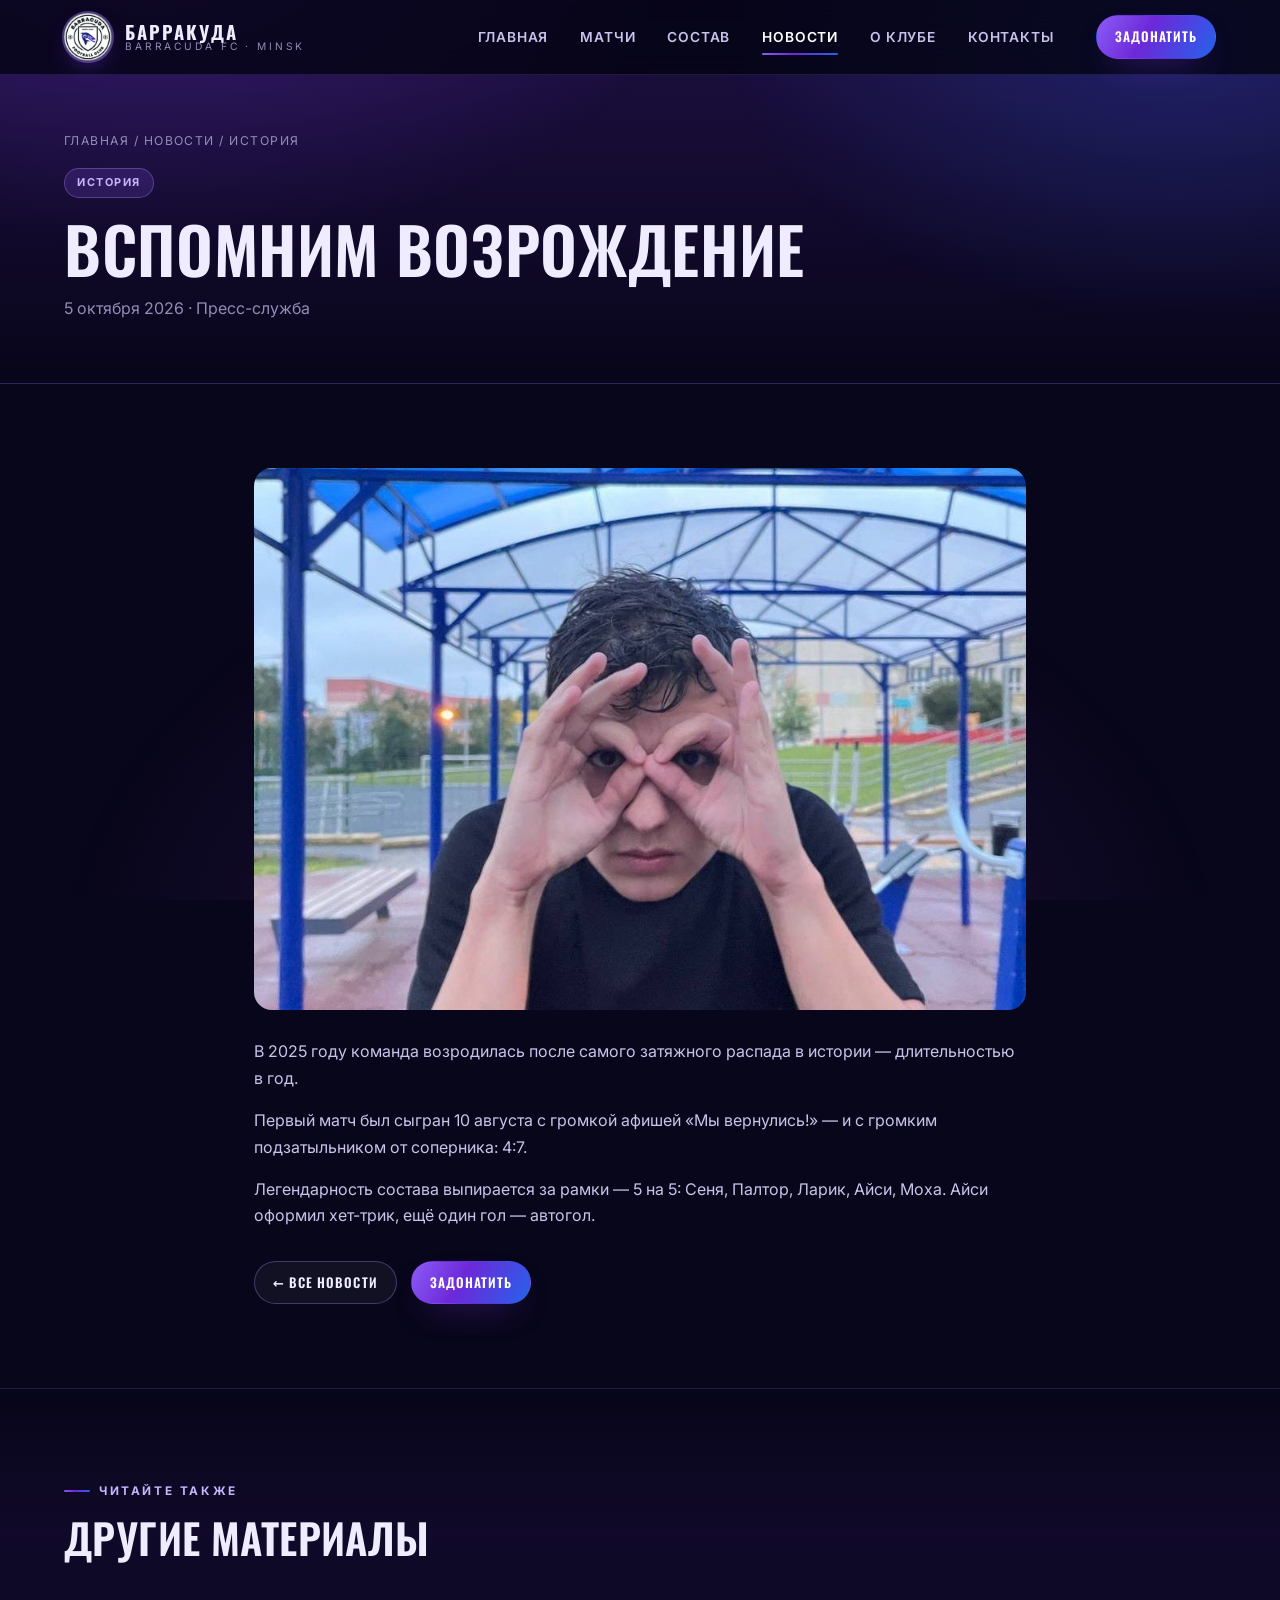
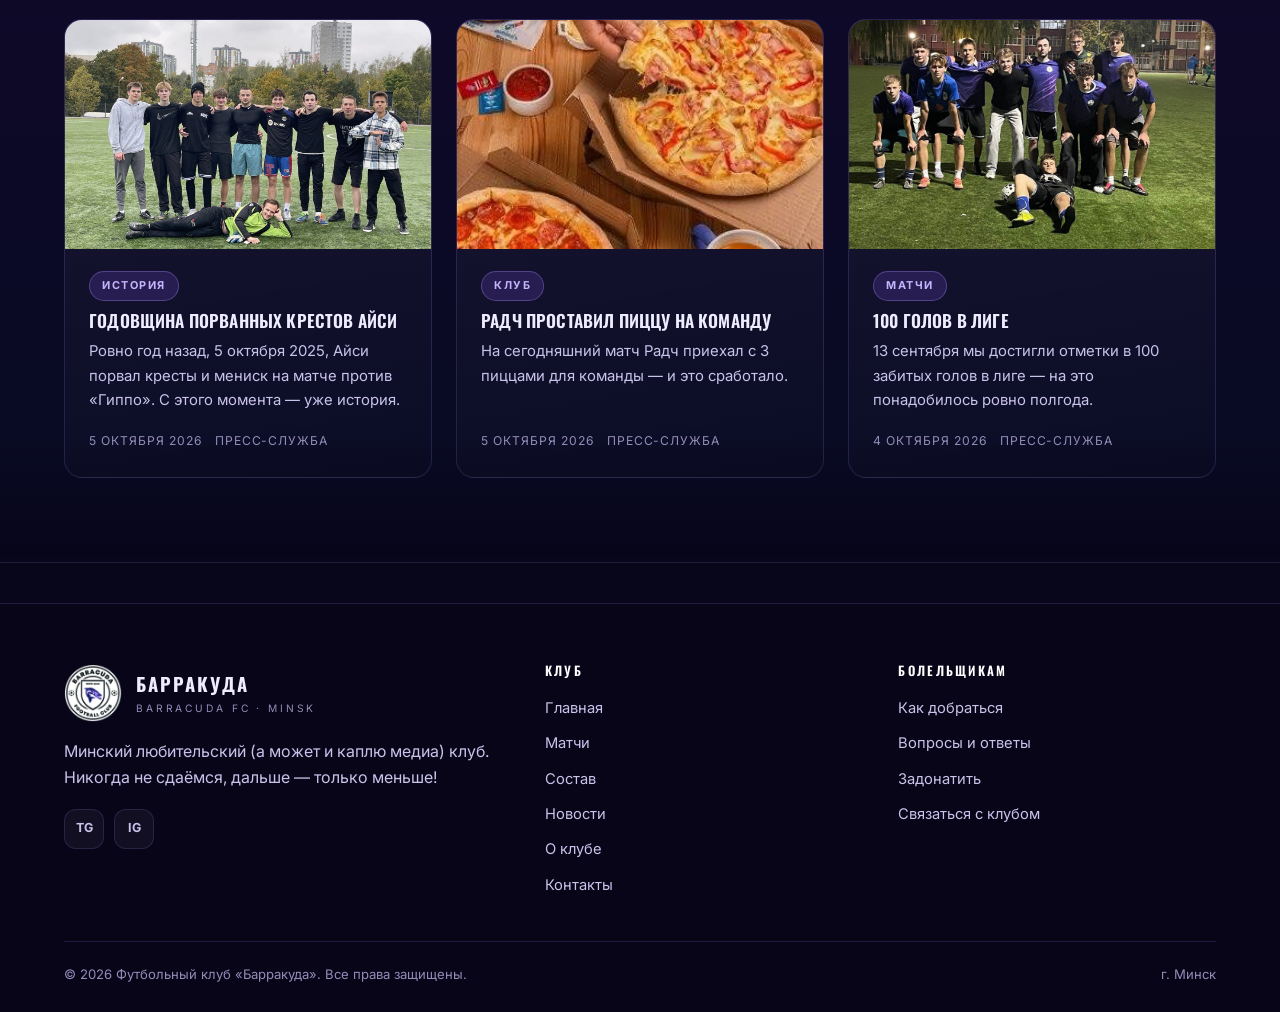
<file: barracuda-fc/news/vspomnim-vozrozhdenie.html>
<!DOCTYPE html>
<html lang="ru">
<head>
<meta charset="utf-8">
<script>document.documentElement.classList.add("js");</script>
<meta name="viewport" content="width=device-width, initial-scale=1">
<title>Вспомним возрождение — ФК «Барракуда»</title>
<meta name="description" content="В 2025 году команда возродилась после самого затяжного распада в истории — длительностью в год.">
<meta name="theme-color" content="#08061a">
<meta property="og:type" content="website">
<meta property="og:site_name" content="Футбольный клуб «Барракуда»">
<meta property="og:title" content="Вспомним возрождение — ФК «Барракуда»">
<meta property="og:description" content="В 2025 году команда возродилась после самого затяжного распада в истории — длительностью в год.">
<meta property="og:image" content="../assets/logo.png">
<link rel="icon" href="../assets/favicon.png" sizes="any">
<link rel="apple-touch-icon" href="../assets/apple-touch-icon.png">
<link rel="preconnect" href="https://fonts.googleapis.com">
<link rel="preconnect" href="https://fonts.gstatic.com" crossorigin>
<link href="https://fonts.googleapis.com/css2?family=Inter:wght@400;500;600;700&family=Oswald:wght@400;500;600;700&display=swap" rel="stylesheet">
<link rel="stylesheet" href="../css/style.css?v=dd5f92a3">
</head>
<body>
<header class="site-header">
  <div class="container header-inner">
    <a class="brand" href="../index.html">
      <span class="brand-mark"><img src="../assets/logo.png" alt="Эмблема ФК «Барракуда»"></span>
      <span class="brand-text">
        <span class="brand-name">Барракуда</span>
        <span class="brand-tag">Barracuda FC · Minsk</span>
      </span>
    </a>
    <nav class="nav">
        <a href="../index.html" class="">Главная</a>
        <a href="../matches.html" class="">Матчи</a>
        <a href="../squad.html" class="">Состав</a>
        <a href="../news.html" class="active">Новости</a>
        <a href="../club.html" class="">О клубе</a>
        <a href="../contacts.html" class="">Контакты</a>
    </nav>
    <div class="header-actions">
      <a class="btn btn--sm" href="../donate.html">Задонатить</a>
      <button class="burger" type="button" data-burger aria-label="Меню" aria-expanded="false"><span></span></button>
    </div>
  </div>
  <nav class="mobile-nav" data-mobile-nav>
      <a href="../index.html">Главная</a>
      <a href="../matches.html">Матчи</a>
      <a href="../squad.html">Состав</a>
      <a href="../news.html">Новости</a>
      <a href="../club.html">О клубе</a>
      <a href="../contacts.html">Контакты</a>
    <a class="btn" href="../donate.html">Задонатить</a>
  </nav>
</header>
<article>
<section class="page-hero">
  <div class="container">
    <div class="breadcrumbs"><a href="../index.html">Главная</a> / <a href="../news.html">Новости</a> / История</div>
    <span class="tag">История</span>
    <h1 style="margin-top:16px">Вспомним возрождение</h1>
    <p class="muted">5 октября 2026 · Пресс-служба</p>
  </div>
</section>

<section class="section">
  <div class="container" style="max-width:820px">
    <img class="article-img" src="../assets/news/vozr.jpg" alt="Вспомним возрождение">
      <p>В 2025 году команда возродилась после самого затяжного распада в истории — длительностью в год.</p>
      <p>Первый матч был сыгран 10 августа с громкой афишей «Мы вернулись!» — и с громким подзатыльником от соперника: 4:7.</p>
      <p>Легендарность состава выпирается за рамки — 5 на 5: Сеня, Палтор, Ларик, Айси, Моха. Айси оформил хет-трик, ещё один гол — автогол.</p>
    <div class="btn-row mt-32">
      <a class="btn btn--ghost btn--sm" href="../news.html">← Все новости</a>
      <a class="btn btn--sm" href="../donate.html">Задонатить</a>
    </div>
  </div>
</section>
</article>

<section class="section section--soft">
  <div class="container">
    <div class="section-head"><div><div class="eyebrow">Читайте также</div><h2>Другие материалы</h2></div></div>
    <div class="grid grid-3">
        <a class="card news-card reveal" href="../news/godovshchina-porvannyh-krestov.html" data-cat="История">
          <div class="news-media"><img src="../assets/news/ic3y.jpg" alt="Годовщина порванных крестов Айси" loading="lazy"></div>
          <div class="news-body">
            <span class="tag">История</span>
            <h3>Годовщина порванных крестов Айси</h3>
            <p>Ровно год назад, 5 октября 2025, Айси порвал кресты и мениск на матче против «Гиппо». С этого момента — уже история.</p>
            <div class="news-meta"><span>5 октября 2026</span><span>Пресс-служба</span></div>
          </div>
        </a>
        <a class="card news-card reveal" href="../news/radch-prostavil-piccu.html" data-cat="Клуб">
          <div class="news-media"><img src="../assets/news/pizza.jpg" alt="Радч проставил пиццу на команду" loading="lazy"></div>
          <div class="news-body">
            <span class="tag">Клуб</span>
            <h3>Радч проставил пиццу на команду</h3>
            <p>На сегодняшний матч Радч приехал с 3 пиццами для команды — и это сработало.</p>
            <div class="news-meta"><span>5 октября 2026</span><span>Пресс-служба</span></div>
          </div>
        </a>
        <a class="card news-card reveal" href="../news/100-golov-v-lige.html" data-cat="Матчи">
          <div class="news-media"><img src="../assets/news/100.jpg" alt="100 голов в лиге" loading="lazy"></div>
          <div class="news-body">
            <span class="tag">Матчи</span>
            <h3>100 голов в лиге</h3>
            <p>13 сентября мы достигли отметки в 100 забитых голов в лиге — на это понадобилось ровно полгода.</p>
            <div class="news-meta"><span>4 октября 2026</span><span>Пресс-служба</span></div>
          </div>
        </a>
    </div>
  </div>
</section>

<footer class="site-footer">
  <div class="container">
    <div class="footer-grid">
      <div class="footer-col">
        <div class="footer-brand">
          <img src="../assets/logo.png" alt="Эмблема ФК «Барракуда»">
          <div>
            <div class="brand-name">Барракуда</div>
            <div class="brand-tag">Barracuda FC · Minsk</div>
          </div>
        </div>
        <p>Минский любительский (а может и каплю медиа) клуб. Никогда не сдаёмся, дальше — только меньше!</p>
        <div class="socials">
          <a href="https://t.me/fcbarracuda" title="Telegram" target="_blank" rel="noopener">TG</a>
          <a href="https://www.instagram.com/barracudkafc/" title="Instagram" target="_blank" rel="noopener">IG</a>
        </div>
      </div>
      <div class="footer-col">
        <h4>Клуб</h4>
        <ul>
          <li><a href="../index.html">Главная</a></li>
          <li><a href="../matches.html">Матчи</a></li>
          <li><a href="../squad.html">Состав</a></li>
          <li><a href="../news.html">Новости</a></li>
          <li><a href="../club.html">О клубе</a></li>
          <li><a href="../contacts.html">Контакты</a></li>
        </ul>
      </div>
      <div class="footer-col">
        <h4>Болельщикам</h4>
        <ul>
          <li><a href="../club.html#stadium">Как добраться</a></li>
          <li><a href="../contacts.html#faq">Вопросы и ответы</a></li>
          <li><a href="../donate.html">Задонатить</a></li>
          <li><a href="../contacts.html">Связаться с клубом</a></li>
        </ul>
      </div>
    </div>
    <div class="footer-bottom">
      <span>© <span data-year>2026</span> Футбольный клуб «Барракуда». Все права защищены.</span>
      <span>г. Минск</span>
    </div>
  </div>
</footer>
<script src="../js/main.js?v=dd5f92a3"></script>
</body>
</html>
</file>
<file: barracuda-fc/css/style.css>
/* ==========================================================================
   ФК «Барракуда» — дизайн-система
   Палитра: фиолетовый + электрик-синий, тёмная тема
   ========================================================================== */

:root {
  --bg: #08061a;
  --bg-soft: #0d0925;
  --bg-elev: #140d31;
  --surface: rgba(255, 255, 255, 0.045);
  --surface-2: rgba(255, 255, 255, 0.07);
  --line: rgba(167, 139, 250, 0.16);
  --line-strong: rgba(167, 139, 250, 0.34);

  --purple: #7c3aed;
  --purple-deep: #4c1d95;
  --violet: #a855f7;
  --violet-soft: #c4b5fd;
  --blue: #2563eb;
  --blue-deep: #1e3a8a;
  --cyan: #38bdf8;
  --gold: #fbbf24;

  --text: #efecff;
  --text-soft: #c9c2ea;
  --muted: #948cb8;

  --grad: linear-gradient(120deg, #8b5cf6 0%, #6d28d9 42%, #2563eb 100%);
  --grad-soft: linear-gradient(120deg, rgba(139, 92, 246, 0.22), rgba(37, 99, 235, 0.18));
  --glow: 0 24px 60px -24px rgba(124, 58, 237, 0.75);

  --radius: 18px;
  --radius-sm: 12px;
  --radius-lg: 26px;
  --container: 1200px;

  --font-head: "Oswald", "Arial Narrow", "Segoe UI", system-ui, sans-serif;
  --font-body: "Inter", "Segoe UI", system-ui, -apple-system, sans-serif;

  --header-h: 74px;
}

* { box-sizing: border-box; }

html { scroll-behavior: smooth; -webkit-text-size-adjust: 100%; }

body {
  margin: 0;
  background: var(--bg);
  color: var(--text);
  font-family: var(--font-body);
  font-size: 16px;
  line-height: 1.65;
  overflow-x: hidden;
}

body::before {
  content: "";
  position: fixed;
  inset: 0;
  pointer-events: none;
  z-index: 0;
  background:
    radial-gradient(900px 520px at 12% -8%, rgba(124, 58, 237, 0.30), transparent 62%),
    radial-gradient(760px 480px at 92% 4%, rgba(37, 99, 235, 0.26), transparent 60%),
    radial-gradient(900px 700px at 50% 108%, rgba(168, 85, 247, 0.16), transparent 65%);
}

img { max-width: 100%; display: block; }

a { color: inherit; text-decoration: none; }

h1, h2, h3, h4 {
  font-family: var(--font-head);
  font-weight: 600;
  line-height: 1.08;
  letter-spacing: 0.01em;
  margin: 0 0 0.5em;
  text-transform: uppercase;
}

h1 { font-size: clamp(2.1rem, 5.4vw, 4rem); }
h2 { font-size: clamp(1.6rem, 3.4vw, 2.6rem); }
h3 { font-size: 1.2rem; }

p { margin: 0 0 1em; color: var(--text-soft); }

::selection { background: rgba(168, 85, 247, 0.4); }

/* ---------- Layout ---------- */
.container {
  width: 100%;
  max-width: var(--container);
  margin: 0 auto;
  padding: 0 24px;
  position: relative;
  z-index: 1;
}

.section { padding: 84px 0; position: relative; z-index: 1; }
.section--tight { padding: 56px 0; }
.section--soft { background: linear-gradient(180deg, transparent, rgba(124, 58, 237, 0.07) 18%, rgba(37, 99, 235, 0.05) 82%, transparent); border-top: 1px solid var(--line); border-bottom: 1px solid var(--line); }

.section-head {
  display: flex;
  align-items: flex-end;
  justify-content: space-between;
  gap: 24px;
  margin-bottom: 38px;
  flex-wrap: wrap;
}

.section-head p { margin: 0; max-width: 60ch; }

.eyebrow {
  display: inline-flex;
  align-items: center;
  gap: 9px;
  font-size: 0.74rem;
  font-weight: 700;
  letter-spacing: 0.22em;
  text-transform: uppercase;
  color: var(--violet-soft);
  margin-bottom: 14px;
}

.eyebrow::before {
  content: "";
  width: 26px;
  height: 2px;
  background: var(--grad);
  border-radius: 2px;
}

.muted { color: var(--muted); }
.lead { font-size: 1.09rem; color: var(--text-soft); max-width: 66ch; }
.center { text-align: center; }
.center .eyebrow { justify-content: center; }
.mt-32 { margin-top: 32px; }

/* ---------- Buttons ---------- */
.btn {
  --btn-bg: var(--grad);
  display: inline-flex;
  align-items: center;
  justify-content: center;
  gap: 10px;
  padding: 14px 26px;
  border-radius: 999px;
  border: 1px solid transparent;
  background: var(--btn-bg);
  color: #fff;
  font-family: var(--font-head);
  font-size: 0.95rem;
  font-weight: 600;
  letter-spacing: 0.08em;
  text-transform: uppercase;
  cursor: pointer;
  transition: transform 0.18s ease, box-shadow 0.25s ease, background 0.25s ease, border-color 0.25s ease;
  box-shadow: 0 14px 34px -18px rgba(124, 58, 237, 0.95);
  white-space: nowrap;
}

.btn:hover { transform: translateY(-2px); box-shadow: var(--glow); }
.btn:active { transform: translateY(0); }

.btn--ghost {
  background: var(--surface);
  border-color: var(--line-strong);
  color: var(--text);
  box-shadow: none;
}

.btn--ghost:hover { background: var(--surface-2); border-color: var(--violet); }

.btn--sm { padding: 10px 18px; font-size: 0.82rem; }
.btn--block { width: 100%; }

.btn-row { display: flex; gap: 14px; flex-wrap: wrap; }

/* ---------- Header ---------- */
.site-header {
  position: sticky;
  top: 0;
  z-index: 60;
  background: rgba(8, 6, 26, 0.82);
  backdrop-filter: blur(16px);
  border-bottom: 1px solid var(--line);
}

.header-inner {
  display: flex;
  align-items: center;
  gap: 28px;
  height: var(--header-h);
}

.brand { display: flex; align-items: center; gap: 13px; flex: 0 0 auto; }

.brand-mark {
  width: 48px;
  height: 48px;
  border-radius: 50%;
  display: grid;
  place-items: center;
  background: radial-gradient(circle at 30% 25%, rgba(255, 255, 255, 0.9), rgba(196, 181, 253, 0.35));
  box-shadow: 0 0 0 2px rgba(167, 139, 250, 0.4), 0 10px 26px -12px rgba(124, 58, 237, 0.9);
  overflow: hidden;
  flex: 0 0 auto;
}

.brand-mark img { width: 100%; height: 100%; object-fit: contain; }

.brand-text { display: flex; flex-direction: column; line-height: 1.05; }
.brand-name { font-family: var(--font-head); font-size: 1.16rem; font-weight: 700; letter-spacing: 0.11em; text-transform: uppercase; }
.brand-tag { font-size: 0.64rem; letter-spacing: 0.28em; text-transform: uppercase; color: var(--muted); }

.nav { display: flex; gap: 4px; margin-left: auto; }

.nav a {
  position: relative;
  padding: 9px 14px;
  border-radius: 10px;
  font-size: 0.86rem;
  font-weight: 600;
  letter-spacing: 0.06em;
  text-transform: uppercase;
  color: var(--text-soft);
  transition: color 0.2s ease, background 0.2s ease;
}

.nav a:hover { color: #fff; background: var(--surface); }

.nav a.active { color: #fff; }
.nav a.active::after {
  content: "";
  position: absolute;
  left: 14px;
  right: 14px;
  bottom: 2px;
  height: 2px;
  border-radius: 2px;
  background: var(--grad);
}

.header-actions { display: flex; align-items: center; gap: 12px; }

.burger {
  display: none;
  width: 46px;
  height: 46px;
  border-radius: 12px;
  border: 1px solid var(--line-strong);
  background: var(--surface);
  cursor: pointer;
  padding: 0;
  place-items: center;
}

.burger span { display: block; width: 20px; height: 2px; background: var(--text); border-radius: 2px; position: relative; }
.burger span::before, .burger span::after { content: ""; position: absolute; left: 0; width: 20px; height: 2px; background: var(--text); border-radius: 2px; }
.burger span::before { top: -6px; }
.burger span::after { top: 6px; }

.mobile-nav {
  display: none;
  flex-direction: column;
  gap: 4px;
  padding: 14px 24px 22px;
  border-bottom: 1px solid var(--line);
  background: rgba(8, 6, 26, 0.97);
}

.mobile-nav.open { display: flex; }
.mobile-nav a { padding: 12px 4px; border-bottom: 1px solid var(--line); font-weight: 600; letter-spacing: 0.05em; text-transform: uppercase; font-size: 0.9rem; }
.mobile-nav .btn { margin-top: 14px; }

/* ---------- Hero ---------- */
.hero { position: relative; padding: 72px 0 64px; overflow: hidden; }

.hero::after {
  content: "";
  position: absolute;
  inset: 0;
  background-image: linear-gradient(rgba(167, 139, 250, 0.07) 1px, transparent 1px), linear-gradient(90deg, rgba(167, 139, 250, 0.07) 1px, transparent 1px);
  background-size: 64px 64px;
  mask-image: radial-gradient(circle at 50% 30%, #000 10%, transparent 72%);
  -webkit-mask-image: radial-gradient(circle at 50% 30%, #000 10%, transparent 72%);
  pointer-events: none;
}

.hero-grid { display: grid; grid-template-columns: 1.15fr 0.85fr; gap: 56px; align-items: center; }

.hero-crest { width: 96px; height: 96px; margin-bottom: 22px; filter: drop-shadow(0 18px 34px rgba(124, 58, 237, 0.55)); }

.hero h1 { margin-bottom: 18px; }
.hero h1 span { display: block; background: var(--grad); -webkit-background-clip: text; background-clip: text; color: transparent; }

.hero-stats { display: grid; grid-template-columns: repeat(2, minmax(0, auto)); gap: 24px 44px; margin-top: 38px; justify-content: start; }
.stat-num { font-family: var(--font-head); font-size: 2.1rem; font-weight: 700; line-height: 1; }
.stat-label { font-size: 0.74rem; letter-spacing: 0.18em; text-transform: uppercase; color: var(--muted); margin-top: 6px; }

/* Next match card */
.match-card {
  position: relative;
  padding: 28px;
  border-radius: var(--radius-lg);
  border: 1px solid var(--line-strong);
  background: linear-gradient(160deg, rgba(124, 58, 237, 0.24), rgba(13, 9, 37, 0.94) 55%), var(--bg-elev);
  box-shadow: 0 34px 80px -40px rgba(76, 29, 149, 1);
}

.match-card__label { font-size: 0.72rem; letter-spacing: 0.24em; text-transform: uppercase; color: var(--violet-soft); }

.match-teams { display: flex; align-items: center; justify-content: space-between; gap: 14px; margin: 20px 0 18px; }

.team { display: flex; flex-direction: column; align-items: center; gap: 10px; text-align: center; flex: 1 1 0; min-width: 0; }
.team-name { overflow-wrap: anywhere; }
.team-badge {
  width: 62px; height: 62px; border-radius: 50%;
  display: grid; place-items: center;
  background: linear-gradient(140deg, rgba(139, 92, 246, 0.9), rgba(37, 99, 235, 0.85));
  font-family: var(--font-head); font-size: 1.5rem; font-weight: 700;
  box-shadow: inset 0 0 0 1px rgba(255, 255, 255, 0.24);
  overflow: hidden;
}
.team-badge--unknown { background: var(--surface); border: 1px dashed var(--line-strong); color: var(--muted); font-size: 1.4rem; }
.team-badge--light { background: radial-gradient(circle at 30% 25%, #fff, #ddd6fe); padding: 6px; }
.team-badge--light img { width: 100%; height: 100%; object-fit: contain; }
.team-name { font-size: 0.86rem; font-weight: 600; letter-spacing: 0.04em; }

.vs { font-family: var(--font-head); font-size: 1.05rem; color: var(--muted); letter-spacing: 0.16em; }

.match-meta { display: flex; flex-wrap: wrap; gap: 8px 18px; font-size: 0.83rem; color: var(--text-soft); border-top: 1px solid var(--line); padding-top: 16px; }
.match-meta span { display: inline-flex; align-items: center; gap: 7px; }

.countdown { display: grid; grid-template-columns: repeat(4, 1fr); gap: 10px; margin-top: 20px; }
.cd-item { text-align: center; padding: 12px 6px; border-radius: var(--radius-sm); background: var(--surface); border: 1px solid var(--line); }
.cd-num { font-family: var(--font-head); font-size: 1.5rem; font-weight: 700; line-height: 1; }
.cd-label { font-size: 0.62rem; letter-spacing: 0.16em; text-transform: uppercase; color: var(--muted); margin-top: 5px; }

/* Ticker */
.ticker { border-top: 1px solid var(--line); border-bottom: 1px solid var(--line); background: rgba(13, 9, 37, 0.72); overflow: hidden; }
.ticker-track { display: flex; gap: 0; width: max-content; animation: ticker 42s linear infinite; }
.ticker:hover .ticker-track { animation-play-state: paused; }
.ticker-item { display: inline-flex; align-items: center; gap: 10px; padding: 14px 26px; font-size: 0.83rem; letter-spacing: 0.05em; text-transform: uppercase; border-right: 1px solid var(--line); white-space: nowrap; color: var(--text-soft); }
.ticker-item b { color: #fff; font-family: var(--font-head); letter-spacing: 0.08em; }
.ticker-item .dot { width: 8px; height: 8px; border-radius: 50%; background: var(--cyan); box-shadow: 0 0 12px var(--cyan); }
.ticker-item--win .dot { background: #34d399; box-shadow: 0 0 12px #34d399; }
.ticker-item--loss .dot { background: #f87171; box-shadow: 0 0 12px #f87171; }
.ticker-item--draw .dot { background: var(--gold); box-shadow: 0 0 12px var(--gold); }

@keyframes ticker { from { transform: translateX(0); } to { transform: translateX(-50%); } }

/* ---------- Cards ---------- */
.grid { display: grid; gap: 24px; }
.grid-3 { grid-template-columns: repeat(3, minmax(0, 1fr)); }
.grid-2 { grid-template-columns: repeat(2, minmax(0, 1fr)); }
.grid-4 { grid-template-columns: repeat(4, minmax(0, 1fr)); }

/* Колонки сеток не должны растягиваться под широкие таблицы */
.grid > *, .grid-2 > *, .grid-3 > *, .grid-4 > *, .squad-grid > *,
.hero-grid > *, .footer-grid > *, .section-head > * { min-width: 0; }

.card {
  border-radius: var(--radius);
  border: 1px solid var(--line);
  background: linear-gradient(170deg, rgba(255, 255, 255, 0.055), rgba(255, 255, 255, 0.012));
  padding: 26px;
  transition: transform 0.22s ease, border-color 0.22s ease, box-shadow 0.28s ease;
}

.card:hover { transform: translateY(-4px); border-color: var(--line-strong); box-shadow: 0 30px 60px -34px rgba(124, 58, 237, 0.85); }

.card-num { font-family: var(--font-head); font-size: 2rem; font-weight: 700; background: var(--grad); -webkit-background-clip: text; background-clip: text; color: transparent; }

/* News */
.news-card { display: flex; flex-direction: column; overflow: hidden; padding: 0; }
.news-media {
  position: relative;
  aspect-ratio: 16 / 10;
  background: linear-gradient(140deg, rgba(124, 58, 237, 0.55), rgba(37, 99, 235, 0.45));
  display: grid;
  place-items: center;
  overflow: hidden;
}
.news-media::after { content: ""; position: absolute; inset: 0; background-image: radial-gradient(circle at 22% 24%, rgba(255, 255, 255, 0.22), transparent 55%); }
.news-media .glyph { font-family: var(--font-head); font-size: 3.6rem; font-weight: 700; color: rgba(255, 255, 255, 0.9); letter-spacing: 0.06em; text-align: center; }
.news-media img { position: absolute; inset: 0; z-index: 1; width: 100%; height: 100%; object-fit: cover; }
.article-img { width: 100%; border-radius: var(--radius); margin-bottom: 28px; }
.news-body { padding: 22px 24px 26px; display: flex; flex-direction: column; gap: 10px; flex: 1; }
.news-body h3 { margin: 0; font-size: 1.08rem; }
.news-body .tag { align-self: flex-start; }
.news-body p { margin: 0; font-size: 0.93rem; }
.news-meta { display: flex; align-items: center; gap: 12px; font-size: 0.76rem; color: var(--muted); letter-spacing: 0.08em; text-transform: uppercase; margin-top: auto; padding-top: 8px; }

.tag { display: inline-flex; align-items: center; padding: 5px 12px; border-radius: 999px; background: rgba(139, 92, 246, 0.18); border: 1px solid var(--line-strong); color: var(--violet-soft); font-size: 0.68rem; font-weight: 700; letter-spacing: 0.14em; text-transform: uppercase; }

.news-card--wide { grid-column: span 2; }
.news-card--wide .news-media { aspect-ratio: 21 / 9; }

/* Filters */
.filters { display: flex; flex-wrap: wrap; gap: 10px; }

.chip {
  padding: 9px 18px;
  border-radius: 999px;
  border: 1px solid var(--line);
  background: var(--surface);
  color: var(--text-soft);
  font-size: 0.8rem;
  font-weight: 600;
  letter-spacing: 0.08em;
  text-transform: uppercase;
  cursor: pointer;
  transition: all 0.2s ease;
}

.chip:hover { border-color: var(--violet); color: #fff; }
.chip.active { background: var(--grad); border-color: transparent; color: #fff; box-shadow: 0 12px 28px -16px rgba(124, 58, 237, 0.95); }

/* ---------- Tables ---------- */
.table-wrap { overflow-x: auto; border-radius: var(--radius); border: 1px solid var(--line); background: rgba(13, 9, 37, 0.6); }

table { width: 100%; border-collapse: collapse; min-width: 620px; }

thead th {
  text-align: left;
  padding: 15px 16px;
  font-size: 0.7rem;
  letter-spacing: 0.16em;
  text-transform: uppercase;
  color: var(--muted);
  background: rgba(124, 58, 237, 0.12);
  border-bottom: 1px solid var(--line);
  white-space: nowrap;
}

tbody td { padding: 13px 16px; border-bottom: 1px solid rgba(167, 139, 250, 0.09); font-size: 0.92rem; }
tbody tr:last-child td { border-bottom: none; }
tbody tr:hover { background: rgba(139, 92, 246, 0.08); }
tr.is-club { background: linear-gradient(90deg, rgba(124, 58, 237, 0.28), rgba(37, 99, 235, 0.12)); }
tr.is-club td { font-weight: 700; }
td.num, th.num { text-align: center; width: 56px; }
td.pts { font-family: var(--font-head); font-weight: 700; font-size: 1rem; }

.form-dots { display: inline-flex; flex-wrap: wrap; gap: 4px; vertical-align: middle; }
.form-dot { width: 18px; height: 18px; border-radius: 6px; display: grid; place-items: center; font-size: 0.62rem; font-weight: 700; line-height: 1; color: #06121a; }
.form-dot.wp, .form-dot.lp { width: auto; min-width: 18px; padding: 0 5px; }
.form-dot.w { background: #34d399; }
.form-dot.wp { background: #2dd4bf; }
.form-dot.d { background: var(--gold); }
.form-dot.lp { background: #fb923c; }
.form-dot.l { background: #f87171; }
.form-dots--sm .form-dot { width: 16px; height: 16px; border-radius: 5px; font-size: 0.55rem; }
.form-dots--sm .form-dot.wp, .form-dots--sm .form-dot.lp { width: auto; min-width: 16px; padding: 0 4px; }

/* Таблица лиги: много колонок — уменьшаем отступы */
.league-table { min-width: 1020px; }
.league-table th, .league-table td { padding: 10px 8px; font-size: 0.82rem; }
.league-table td.num, .league-table th.num { width: auto; }
.league-table .team-cell { font-weight: 600; white-space: nowrap; }

/* ---------- Fixtures ---------- */
.fixture {
  display: grid;
  grid-template-columns: 130px 1fr auto;
  align-items: center;
  gap: 20px;
  padding: 18px 22px;
  border: 1px solid var(--line);
  border-radius: var(--radius);
  background: rgba(255, 255, 255, 0.03);
  transition: border-color 0.2s ease, background 0.2s ease, transform 0.2s ease;
}

.fixture:hover { border-color: var(--line-strong); background: rgba(139, 92, 246, 0.09); transform: translateX(3px); }

.fixture-date { font-size: 0.78rem; letter-spacing: 0.1em; text-transform: uppercase; color: var(--muted); }
.fixture-date b { display: block; font-family: var(--font-head); font-size: 1.05rem; color: var(--text); letter-spacing: 0.04em; }
.fixture-teams { display: flex; align-items: center; gap: 14px; flex-wrap: wrap; font-weight: 600; }
.fixture-teams .home { color: #fff; }
.fixture-teams .away { color: var(--text-soft); }
.fixture-score { font-family: var(--font-head); font-size: 1.3rem; font-weight: 700; letter-spacing: 0.06em; padding: 6px 14px; border-radius: 10px; background: var(--surface); border: 1px solid var(--line); white-space: nowrap; }
.fixture-score.w { color: #6ee7b7; border-color: rgba(52, 211, 153, 0.4); }
.fixture-score.d { color: var(--gold); border-color: rgba(251, 191, 36, 0.4); }
.fixture-score.l { color: #fca5a5; border-color: rgba(248, 113, 113, 0.4); }
.fixture-venue { font-size: 0.76rem; color: var(--muted); }
.fixtures { display: grid; gap: 14px; }

/* Tabs */
.tabs { display: flex; gap: 6px; padding: 6px; border-radius: 999px; background: var(--surface); border: 1px solid var(--line); width: fit-content; max-width: 100%; overflow-x: auto; }
.tab {
  padding: 10px 22px; border-radius: 999px; border: none; background: none; color: var(--text-soft);
  font-family: var(--font-head); font-size: 0.86rem; font-weight: 600; letter-spacing: 0.1em; text-transform: uppercase; cursor: pointer; white-space: nowrap;
  transition: background 0.2s ease, color 0.2s ease;
}
.tab:hover { color: #fff; }
.tab.active { background: var(--grad); color: #fff; }
.tabpanel { display: none; margin-top: 28px; }
.tabpanel.active { display: block; animation: fade 0.35s ease; }

@keyframes fade { from { opacity: 0; transform: translateY(8px); } to { opacity: 1; transform: none; } }

/* ---------- Squad ---------- */
.squad-grid { display: grid; grid-template-columns: repeat(4, minmax(0, 1fr)); gap: 20px; }

.player-card {
  position: relative;
  border-radius: var(--radius);
  border: 1px solid var(--line);
  background: linear-gradient(180deg, rgba(139, 92, 246, 0.16), rgba(13, 9, 37, 0.9));
  overflow: hidden;
  transition: transform 0.22s ease, border-color 0.22s ease, box-shadow 0.28s ease;
}

.player-card:hover { transform: translateY(-6px); border-color: var(--violet); box-shadow: 0 34px 64px -34px rgba(124, 58, 237, 0.95); }
.player-photo { position: relative; aspect-ratio: 1 / 1.06; background: radial-gradient(circle at 50% 30%, rgba(167, 139, 250, 0.34), rgba(11, 7, 34, 0.96)); }
.player-photo img { position: absolute; inset: 0; width: 100%; height: 100%; object-fit: cover; }
.player-num { position: absolute; top: 12px; right: 14px; font-family: var(--font-head); font-size: 1.6rem; font-weight: 700; color: rgba(255, 255, 255, 0.92); text-shadow: 0 4px 18px rgba(0, 0, 0, 0.6); }
.player-info { padding: 16px 18px 20px; }
.player-name { font-family: var(--font-head); font-size: 1.02rem; font-weight: 600; text-transform: uppercase; letter-spacing: 0.04em; }
.player-pos { font-size: 0.76rem; color: var(--violet-soft); letter-spacing: 0.1em; text-transform: uppercase; margin-top: 4px; }
.player-meta { display: flex; justify-content: space-between; gap: 10px; margin-top: 14px; padding-top: 12px; border-top: 1px solid var(--line); font-size: 0.76rem; color: var(--muted); }
.player-card.is-hidden { display: none; }

.captain-badge { position: absolute; top: 12px; left: 12px; padding: 4px 10px; border-radius: 999px; background: var(--gold); color: #2b1a00; font-size: 0.62rem; font-weight: 800; letter-spacing: 0.12em; }

/* ---------- Timeline ---------- */
.timeline { position: relative; padding-left: 32px; }
.timeline::before { content: ""; position: absolute; left: 8px; top: 6px; bottom: 6px; width: 2px; background: linear-gradient(180deg, var(--violet), var(--blue), transparent); }
.tl-item { position: relative; padding: 0 0 30px 12px; }
.tl-item::before { content: ""; position: absolute; left: -30px; top: 7px; width: 12px; height: 12px; border-radius: 50%; background: var(--bg); border: 3px solid var(--violet); box-shadow: 0 0 0 4px rgba(124, 58, 237, 0.16); }
.tl-year { font-family: var(--font-head); font-size: 1.3rem; font-weight: 700; color: #fff; letter-spacing: 0.06em; }
.tl-item p { margin: 4px 0 0; font-size: 0.95rem; }

/* ---------- Staff / trophies ---------- */
.staff-card { text-align: center; }
.staff-avatar { width: 92px; height: 92px; margin: 0 auto 16px; border-radius: 50%; overflow: hidden; display: grid; place-items: center; font-family: var(--font-head); font-size: 1.7rem; font-weight: 700; background: var(--grad); box-shadow: 0 18px 36px -20px rgba(124, 58, 237, 0.95); }
.staff-avatar img { width: 100%; height: 100%; object-fit: cover; object-position: 50% 28%; }
.staff-role { font-size: 0.76rem; letter-spacing: 0.14em; text-transform: uppercase; color: var(--violet-soft); }

.trophy { display: flex; align-items: center; gap: 18px; }
.trophy-icon { font-size: 2rem; filter: drop-shadow(0 6px 16px rgba(251, 191, 36, 0.4)); }
.trophy-count { font-family: var(--font-head); font-size: 1.7rem; font-weight: 700; line-height: 1; }

/* ---------- Info / contacts ---------- */
.info-list { display: grid; gap: 16px; }
.info-row { display: flex; gap: 14px; align-items: flex-start; }
.info-row .ico { width: 40px; height: 40px; flex: 0 0 auto; border-radius: 12px; display: grid; place-items: center; background: var(--grad-soft); border: 1px solid var(--line); }
.info-row b { display: block; font-size: 0.72rem; letter-spacing: 0.16em; text-transform: uppercase; color: var(--muted); }
.info-row a, .info-row div > span { display: block; color: var(--text); }
.info-row a:hover { color: var(--violet-soft); }
.info-row div > span + span, .info-row a + span { font-size: 0.88rem; color: var(--muted); }

.form { display: grid; gap: 16px; }
.field { display: grid; gap: 8px; }
.field label { font-size: 0.72rem; letter-spacing: 0.16em; text-transform: uppercase; color: var(--muted); }
.field input, .field select, .field textarea {
  width: 100%;
  padding: 14px 16px;
  border-radius: var(--radius-sm);
  border: 1px solid var(--line);
  background: rgba(255, 255, 255, 0.04);
  color: var(--text);
  font-family: inherit;
  font-size: 0.95rem;
  transition: border-color 0.2s ease, background 0.2s ease;
}
.field input:focus, .field select:focus, .field textarea:focus { outline: none; border-color: var(--violet); background: rgba(139, 92, 246, 0.1); }
.field textarea { min-height: 130px; resize: vertical; }
.form-note { font-size: 0.82rem; color: var(--muted); }

.map-placeholder {
  position: relative;
  min-height: 320px;
  border-radius: var(--radius);
  border: 1px solid var(--line);
  background:
    linear-gradient(rgba(167, 139, 250, 0.12) 1px, transparent 1px) 0 0 / 40px 40px,
    linear-gradient(90deg, rgba(167, 139, 250, 0.12) 1px, transparent 1px) 0 0 / 40px 40px,
    radial-gradient(circle at 50% 50%, rgba(124, 58, 237, 0.28), rgba(11, 7, 34, 0.95));
  display: grid;
  place-items: center;
  text-align: center;
  padding: 30px;
}

.pin { width: 16px; height: 16px; border-radius: 50%; background: var(--cyan); box-shadow: 0 0 0 6px rgba(56, 189, 248, 0.24); margin: 0 auto 14px; }

/* Карта-скриншот с меткой на футбольном поле */
.map-photo { position: relative; border-radius: var(--radius); overflow: hidden; border: 1px solid var(--line); background: var(--bg-elev); }
.map-photo img { display: block; width: 100%; height: auto; }
.map-photo .pin--on-map { position: absolute; left: var(--pin-x, 50%); top: var(--pin-y, 50%); margin: 0; transform: translate(-50%, -50%); box-shadow: 0 0 0 6px rgba(56, 189, 248, 0.3), 0 0 26px rgba(56, 189, 248, 0.85); }
.map-photo__caption { position: absolute; left: 0; right: 0; bottom: 0; padding: 18px 18px 14px; background: linear-gradient(transparent, rgba(8, 6, 26, 0.94)); }

/* Большие кнопки-ссылки на соцсети */
.link-cards { display: grid; gap: 14px; }
.link-card { display: flex; flex-direction: column; gap: 4px; padding: 22px 24px; border-radius: var(--radius); border: 1px solid var(--line-strong); background: linear-gradient(140deg, rgba(124, 58, 237, 0.4), rgba(13, 9, 37, 0.92)); transition: transform 0.2s ease, box-shadow 0.25s ease, border-color 0.2s ease; }
.link-card:hover { transform: translateY(-3px); border-color: var(--violet); box-shadow: 0 26px 54px -30px rgba(124, 58, 237, 0.95); }
.link-card__label { font-size: 0.72rem; letter-spacing: 0.2em; text-transform: uppercase; color: var(--violet-soft); }
.link-card__value { font-family: var(--font-head); font-size: 1.45rem; font-weight: 600; }
.link-card__hint { font-size: 0.82rem; color: var(--muted); }
.link-card--tg { background: linear-gradient(140deg, rgba(41, 161, 220, 0.5), rgba(13, 9, 37, 0.92)); }
.link-card--ig { background: linear-gradient(140deg, rgba(214, 41, 118, 0.5), rgba(124, 58, 237, 0.4), rgba(13, 9, 37, 0.92)); }

/* FAQ */
.faq-item { border: 1px solid var(--line); border-radius: var(--radius-sm); background: rgba(255, 255, 255, 0.03); padding: 4px 20px; }
.faq-item + .faq-item { margin-top: 12px; }
.faq-item summary { cursor: pointer; padding: 16px 0; font-weight: 600; list-style: none; display: flex; justify-content: space-between; gap: 16px; align-items: center; }
.faq-item summary::-webkit-details-marker { display: none; }
.faq-item summary::after { content: "+"; font-family: var(--font-head); font-size: 1.3rem; color: var(--violet); }
.faq-item[open] summary::after { content: "–"; }
.faq-item p { margin: 0 0 16px; font-size: 0.93rem; }

/* ---------- Page hero ---------- */
.page-hero { padding: 56px 0 46px; border-bottom: 1px solid var(--line); background: linear-gradient(180deg, rgba(124, 58, 237, 0.16), transparent); position: relative; z-index: 1; }
.page-hero h1 { margin-bottom: 12px; }
.breadcrumbs { font-size: 0.76rem; letter-spacing: 0.12em; text-transform: uppercase; color: var(--muted); margin-bottom: 16px; }
.breadcrumbs a:hover { color: #fff; }

/* ---------- CTA band ---------- */
.cta-band { position: relative; border-radius: var(--radius-lg); padding: 52px; overflow: hidden; background: linear-gradient(120deg, rgba(124, 58, 237, 0.9), rgba(37, 99, 235, 0.85)); box-shadow: 0 40px 90px -46px rgba(124, 58, 237, 1); }
.cta-band::after { content: ""; position: absolute; inset: 0; background-image: radial-gradient(circle at 88% 12%, rgba(255, 255, 255, 0.28), transparent 45%); pointer-events: none; }
.cta-band h2 { margin-bottom: 10px; }
.cta-band p { color: rgba(255, 255, 255, 0.9); max-width: 62ch; margin-bottom: 0; }
.cta-band .btn { background: #fff; color: #2a1160; box-shadow: 0 18px 40px -22px rgba(0, 0, 0, 0.8); }

/* ---------- Footer ---------- */
.site-footer { margin-top: 40px; border-top: 1px solid var(--line); background: rgba(9, 6, 26, 0.9); padding: 60px 0 26px; position: relative; z-index: 1; }
.footer-grid { display: grid; grid-template-columns: 1.4fr 1fr 1fr; gap: 36px; }
.footer-col h4 { font-size: 0.8rem; letter-spacing: 0.18em; color: #fff; margin-bottom: 16px; }
.footer-col ul { list-style: none; margin: 0; padding: 0; display: grid; gap: 9px; }
.footer-col a { color: var(--text-soft); font-size: 0.92rem; }
.footer-col a:hover { color: #fff; }
.footer-brand { display: flex; align-items: center; gap: 14px; margin-bottom: 16px; }
.footer-brand img { width: 58px; height: 58px; object-fit: contain; }
.socials { display: flex; gap: 10px; margin-top: 18px; }
.socials a { width: 40px; height: 40px; border-radius: 12px; display: grid; place-items: center; border: 1px solid var(--line); background: var(--surface); font-size: 0.78rem; font-weight: 700; transition: all 0.2s ease; }
.socials a:hover { background: var(--grad); border-color: transparent; transform: translateY(-2px); }
.socials--text a { width: auto; height: 42px; padding: 0 18px; font-size: 0.8rem; letter-spacing: 0.08em; text-transform: uppercase; }
.footer-bottom { margin-top: 44px; padding-top: 22px; border-top: 1px solid var(--line); display: flex; justify-content: space-between; gap: 16px; flex-wrap: wrap; font-size: 0.82rem; color: var(--muted); }

.newsletter { display: flex; gap: 10px; margin-top: 14px; flex-wrap: wrap; }
.newsletter input { flex: 1 1 160px; padding: 12px 14px; border-radius: 999px; border: 1px solid var(--line); background: rgba(255, 255, 255, 0.04); color: var(--text); font-family: inherit; }
.newsletter input:focus { outline: none; border-color: var(--violet); }

/* ---------- Reveal ---------- */
/* Появление при скролле: скрываем только если JS доступен */
.js .reveal { opacity: 0; transform: translateY(22px); transition: opacity 0.7s ease, transform 0.7s cubic-bezier(0.22, 0.8, 0.28, 1); }
.js .reveal.visible { opacity: 1; transform: none; }

@media (prefers-reduced-motion: reduce) {
  .js .reveal { opacity: 1; transform: none; transition: none; }
  .ticker-track { animation: none; }
  html { scroll-behavior: auto; }
}

/* ---------- Responsive ---------- */
@media (max-width: 1080px) {
  .hero-grid { grid-template-columns: 1fr; gap: 40px; }
  .grid-4, .squad-grid { grid-template-columns: repeat(3, minmax(0, 1fr)); }
  .footer-grid { grid-template-columns: 1fr 1fr; }
}

@media (max-width: 900px) {
  .nav, .header-actions .btn { display: none; }
  .burger { display: grid; }
  .header-actions { margin-left: auto; }
  .grid-3 { grid-template-columns: repeat(2, minmax(0, 1fr)); }
  .news-card--wide { grid-column: span 2; }
  .cta-band { padding: 36px 26px; }
}

@media (max-width: 720px) {
  .section { padding: 58px 0; }
  .grid-3, .grid-2, .grid-4, .squad-grid { grid-template-columns: 1fr 1fr; }
  .news-card--wide { grid-column: span 2; }
  .fixture { grid-template-columns: 1fr; gap: 12px; }
  .fixture-score { justify-self: start; }
  .countdown { grid-template-columns: repeat(2, 1fr); }
  .footer-grid { grid-template-columns: 1fr; }
  .hero { padding: 44px 0 40px; }
  .hero-crest { width: 74px; height: 74px; }
}

@media (max-width: 520px) {
  .grid-3, .grid-2, .grid-4, .squad-grid { grid-template-columns: 1fr; }
  .news-card--wide { grid-column: span 1; }
  .news-card--wide .news-media { aspect-ratio: 16 / 10; }
  .container { padding: 0 18px; }
  .brand-tag { display: none; }
  .match-teams { gap: 8px; }
  .team-badge { width: 52px; height: 52px; font-size: 1.25rem; }
  .match-card { padding: 22px 18px; }
  .hero-stats { gap: 20px 26px; }
  .stat-num { font-size: 1.8rem; }
}
</file>
